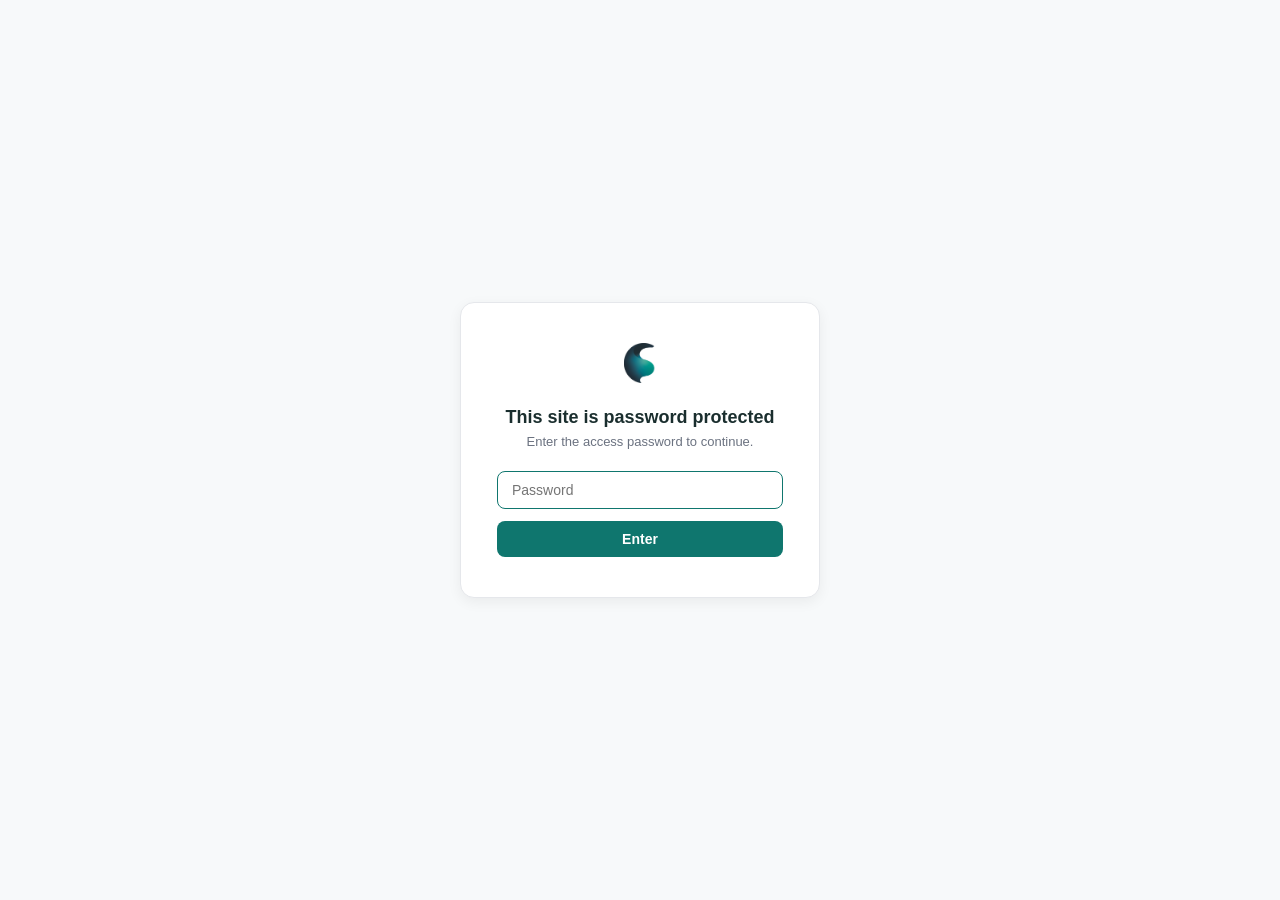
<file: index.html>
<!DOCTYPE html>
<html lang="en">
<head>
  <meta charset="UTF-8">
  <meta name="viewport" content="width=device-width, initial-scale=1.0">
  <title>COAST Insurance — Sign In</title>
  <link rel="stylesheet" href="css/login.css">
</head>
<body>

  <div class="login-wrap">
    <div class="login-card">
      <img src="assets/logo/coast-logo.png" alt="Coast Insurance logo" class="login-logo">

      <h1>This site is password protected</h1>
      <p class="login-sub">Enter the access password to continue.</p>

      <form id="loginForm" autocomplete="off">
        <input type="password" id="passwordInput" placeholder="Password" autofocus>
        <button type="submit" class="login-btn">Enter</button>
      </form>

      <p class="login-error" id="loginError" style="display:none;">Incorrect password. Try again.</p>
    </div>
  </div>

  <script src="js/login.js"></script>
</body>
</html>
</file>
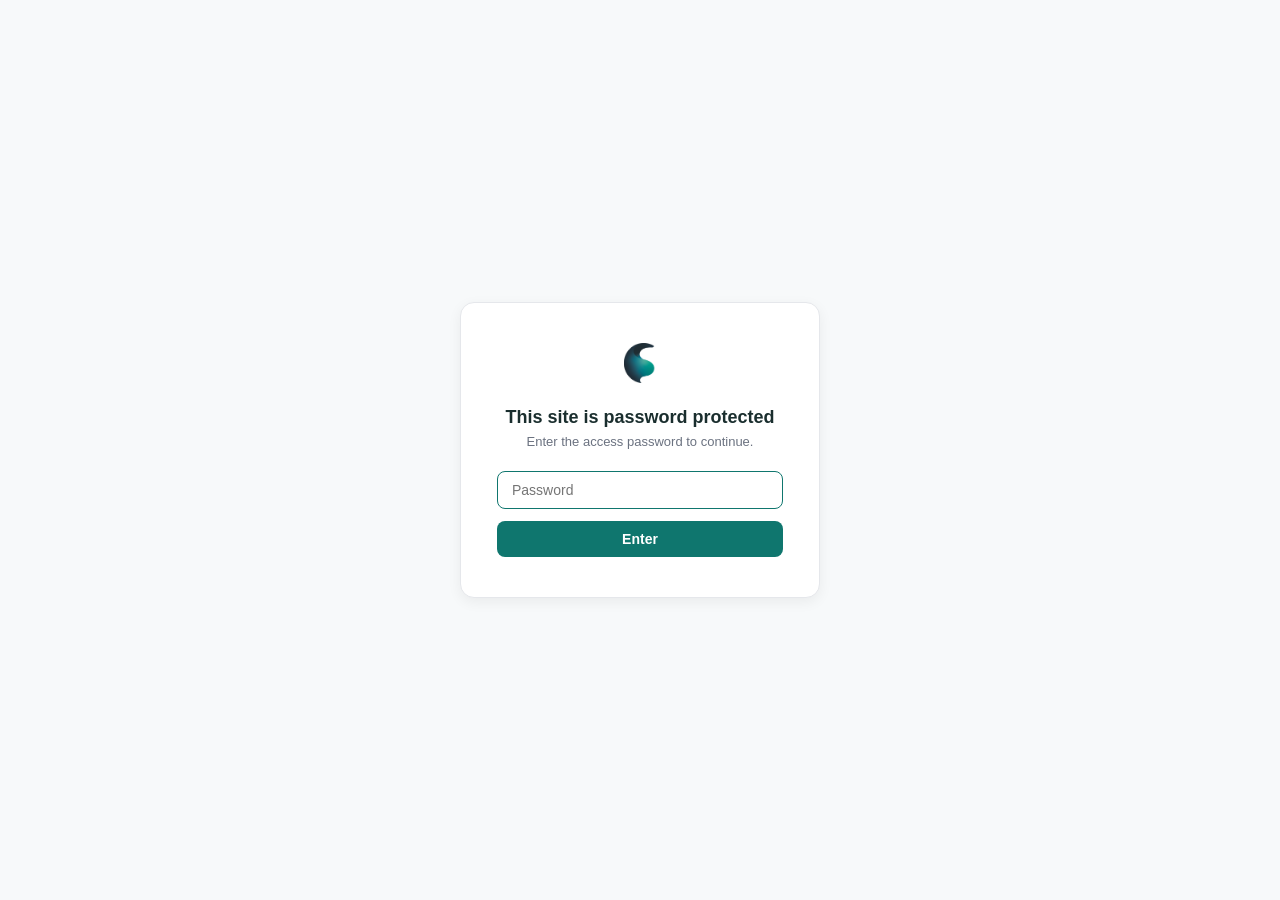
<file: CPWC.html>
<!DOCTYPE html>
<html lang="en">
<head>
  <meta charset="UTF-8">
  <meta name="viewport" content="width=device-width, initial-scale=1.0">

  <title>COAST Insurance — Comprehensive PWC Quote</title>

  <link rel="stylesheet" href="css/styles.css?v=4">
  <link rel="stylesheet" href="css/jet-ski.css?v=18">
  <link rel="stylesheet" href="css/quote-checkout.css?v=2">
  <link rel="stylesheet" href="css/quote-page.css?v=9">
  <link rel="stylesheet" href="css/searchable-select.css?v=2">
  <link rel="stylesheet" href="css/CPWC.css?v=10">
  <link rel="stylesheet" href="css/skipper-section.css?v=27">
</head>

<body>

  <header class="site-header">
    <a
      href="products.html"
      class="logo-block"
      aria-label="Return to products"
    >
      <img
        src="assets/logo/coast-logo.png"
        alt="Coast Insurance logo"
        class="logo-img"
      >
    </a>
  </header>

  <!-- PROGRESS BAR -->
  <div
    class="progress-bar"
    id="progressBar"
    style="display:none;"
  >
    <div class="progress-track">

      <div class="progress-step" data-step="1">
        <div class="progress-circle">1</div>
        <span class="progress-label">
          Target Market<br>Determination
        </span>
      </div>

      <div class="progress-line"></div>

      <div class="progress-step" data-step="2">
        <div class="progress-circle">2</div>
        <span class="progress-label">
          Vessel and<br>Skipper Details
        </span>
      </div>

      <div class="progress-line"></div>

      <div class="progress-step" data-step="3">
        <div class="progress-circle">3</div>
        <span class="progress-label">
          Additional<br>Boats
        </span>
      </div>

      <div class="progress-line"></div>

      <div class="progress-step" data-step="4">
        <div class="progress-circle">4</div>

        <span class="progress-label">
          Your History
        </span>
      </div>

      <div class="progress-line"></div>

      <div class="progress-step" data-step="5">
        <div class="progress-circle">5</div>

        <span class="progress-label">
          Your Quote
        </span>
      </div>

      <div class="progress-line"></div>

      <div class="progress-step" data-step="6">
        <div class="progress-circle">6</div>

        <span class="progress-label">
          Your Details
        </span>
      </div>

      <div class="progress-line"></div>

      <div class="progress-step" data-step="7">
        <div class="progress-circle">7</div>

        <span class="progress-label">
          Payment
        </span>
      </div>



    </div>
  </div>

  <main class="quote-flow">

    <!-- INTRO SCREEN -->
    <section
      class="quote-step intro-step"
      id="step-1"
    >
      <div class="intro-card">

        <div class="intro-header">
          <div class="intro-info-icon">
            <span>ⓘ</span>
          </div>

          <div>
            <h1>Get Your Quote</h1>
            <p class="intro-product-tag">Private Vessels · Comprehensive PWC</p>
          </div>
        </div>

        <div class="intro-divider"></div>

        <div class="intro-duty-box">

          <p class="intro-duty-title">
            Duty to take reasonable care not to make a misrepresentation
          </p>

          <p>
            When applying for this Policy, You must take reasonable care not
            to make a misrepresentation to Us.
            <br>
            This responsibility applies until We issue You with a Policy for
            the first time or agree to renew, extend, vary/change, or
            reinstate Your Policy.
          </p>

          <p>
            You must answer Our questions honestly, accurately and to the
            best of Your knowledge.
            <br>
            A misrepresentation includes a statement that is false,
            partially false, or which does not fairly reflect the truth.
            <br>
            It is not a misrepresentation if You do not answer a question
            or if Your answer is obviously incomplete or irrelevant to the
            question asked.
          </p>

          <p>
            The responsibility to take reasonable care not to make a
            misrepresentation applies to everyone who will be insured under
            the policy.
            <br>
            If You are answering questions on behalf of anyone, We will
            treat Your answers or representations as theirs.
          </p>

          <p>
            Whether or not You have taken reasonable care not to make a
            misrepresentation is to be determined having regard to all
            relevant circumstances, including the type of insurance, who it
            is intended to be sold to, whether You are represented by a
            broker, Your particular characteristics and circumstances We
            are aware of.
          </p>

          <p>
            If You do not meet the above Duty, We may reject or not fully
            pay Your claim and/or cancel Your Policy.
            <br>
            If the misrepresentation was deliberate or reckless, this is an
            act of fraud, and We may treat Your Policy as if it never
            existed.
          </p>

        </div>

        <label class="intro-agreement-box">
          <input type="checkbox" id="dutyAgreement">
          <span>
            By continuing, you acknowledge that you have read and understood this Duty,
            the <a href="#" id="pdsLinkIntro" target="_blank" rel="noopener noreferrer">Product Disclosure Statement (PDS)</a> and
            <a href="https://secure.ermonline.com.au/financialservices/gateway/intranet_gateway.cfm?eu=TU-5538AF79-C52E-67BF-1B0CF805C7125FDC-5538AF7A-E34D-4904-A87170AFF3B77ADC" target="_blank" rel="noopener noreferrer">Financial Services Guide (FSG)</a>.
          </span>
        </label>

        <div class="intro-actions">
          <a
            href="products.html"
            class="intro-back-btn"
          >
            ← Back
          </a>

          <button
            type="button"
            class="continue-btn"
            id="getStartedBtn"
            disabled
          >
            Continue →
          </button>
        </div>

      </div>
    </section>

    <!-- PAGE 1: TARGET MARKET DETERMINATION -->
    <section
      class="quote-step form-step"
      id="step-2"
      style="display:none;"
    >
      <div class="form-card">

        <div class="form-card-header">

          <div class="tmd-icon">
            <span>✓</span>
          </div>

          <div>
            <h3 class="tmd-title">
              Target Market Determination
            </h3>

            <p class="form-card-sub">
              Please answer the following to determine whether this
              application is within our Target Market.
            </p>
          </div>

        </div>

        <div
          class="question-list"
          id="questionList"
        ></div>

        <div class="form-actions tmd-actions">

          <button
            type="button"
            class="back-btn"
            id="backBtn2"
          >
            ← Back
          </button>

          <button
            type="button"
            class="continue-btn"
            id="continueStep2Btn"
            disabled
          >
            Continue →
          </button>

        </div>

      </div>
    </section>

    <!-- PAGE 2: VESSEL DETAILS -->
    <section
    class="quote-step form-step"
    id="step-3"
    style="display:none;"
    >
    <div class="form-card vessel-card">

        <div class="form-card-header">
        <div class="vessel-icon">
            <span>🚤</span>
        </div>

        <div>
            <h3 class="vessel-title">Vessel and Skipper Details</h3>

            <p class="form-card-sub">
            Please provide the details of the vessel you would like to insure.
            </p>
        </div>
        </div>

        <div
        class="field-list"
        id="vesselFieldList"
        ></div>
        <div id="primarySkipperMount"></div>

        <div class="form-actions vessel-actions">
        <button
            type="button"
            class="back-btn"
            id="backBtn3"
        >
            ← Back
        </button>

        <button
            type="button"
            class="continue-btn"
            id="continueStep3Btn"
            disabled
        >
            Continue →
        </button>
        </div>

    </div>
    </section>

    <!-- PAGE 3: ADDITIONAL BOATS -->
    <section
      class="quote-step form-step"
      id="step-4"
      style="display:none;"
    >
      <div class="form-card additional-boats-card">

        <div class="form-card-header">
          <div class="vessel-icon">
            <span>➕</span>
          </div>

          <div>
            <h3 class="vessel-title">
              Additional Boats
            </h3>

            <p class="form-card-sub">
              If you have an additional vessel to add to this quote, enter the details below.
            </p>
          </div>
        </div>

        <div class="section-divider">

          <span class="section-divider-icon">
            🛈
          </span>

          <span>
            Do you have an additional boat to insure?
          </span>

          <div
            class="question-toggle"
            id="hasAdditionalBoatToggle"
          >
            <button
              type="button"
              class="toggle-btn"
              data-value="yes"
            >
              Yes
            </button>

            <button
              type="button"
              class="toggle-btn"
              data-value="no"
            >
              No
            </button>
          </div>

        </div>

        <div id="additionalBoatsList"></div>

        <button
          type="button"
          class="add-row-btn add-unit-btn add-unit-labelled"
          id="addBoatRowBtn"
          style="display:none;"
        >
          <span class="add-unit-plus">+</span> Add another boat
        </button>

        <div class="form-actions vessel-actions">

          <button
            type="button"
            class="back-btn"
            id="backAdditionalBoatsBtn"
          >
            ← Back
          </button>

          <button
            type="button"
            class="continue-btn"
            id="continueAdditionalBoatsBtn"
            disabled
          >
            Get Quote →
          </button>

        </div>

      </div>
        </section>

    <!-- PAGE 4: EXPERIENCE AND HISTORY -->
    <section
      class="quote-step form-step"
      id="step-5"
      style="display:none;"
    >
      <div class="form-card experience-card">

        <div class="form-card-header">
          <div class="tmd-icon">
            <span>👥</span>
          </div>

          <div>
            <h3 class="tmd-title">
              Your History
            </h3>

            <p class="form-card-sub">
              Please provide information about your history.
            </p>
          </div>
        </div>

        <div class="section-divider">
        <span class="section-divider-icon">🛈</span>

        <span>
            Have you, the proposed insured, or any named skipper(s)
            in the past 5 years:
        </span>
        </div>

        <div
        class="question-list"
        id="past5YearsList"
        ></div>

        <div
        class="claims-wrap"
        id="claimsWrap"
        style="display:none;"
        >
        <p class="subsection-label">
            Claim Details
        </p>

        <div class="claims-table">

            <div class="claims-header-row">
            <span>Date Of Loss</span>
            <span>Description Of Loss</span>
            <span>Settlement Amount</span>
            <span></span>
            </div>

            <div
            class="claims-rows"
            id="claimsRows"
            ></div>

            <div class="sk-add-bar">
            <button type="button" class="add-row-btn sk-add-btn" id="addClaimBtn" aria-label="Add another claim" title="Add another claim"><span class="add-unit-plus">+</span> Add another claim</button>
          </div>

        </div>
        </div>

        <div class="section-divider">
        <span class="section-divider-icon">🛈</span>

        <span>
            Have you, the proposed insured, or any named skipper(s) ever:
        </span>
        </div>

        <div
        class="question-list"
        id="everList"
        ></div>

        <div class="form-actions vessel-actions">

        <button
            type="button"
            class="back-btn"
            id="backBtn4"
        >
            ← Back
        </button>

        <button
            type="button"
            class="continue-btn"
            id="continueBtn4"
            disabled
        >
            Continue →
        </button>

        </div>

            </div>
        </section>


    <!-- PAGE 5: YOUR QUOTE -->
    <section
      class="quote-step form-step"
      id="step-6"
      style="display:none;"
    >
      <div class="form-card your-quote-card">

        <!-- HEADER -->
        <div class="form-card-header">
          <div class="vessel-icon">
            <span>📄</span>
          </div>

          <div>
            <h3 class="vessel-title">
              Your Quote
            </h3>
            <p class="form-card-sub">Private Vessels · Comprehensive PWC</p>
          </div>
        </div>

        <!-- QUOTE NUMBER -->
        <div class="your-quote-number">
          <strong>Quote Number:</strong>
          <span id="quoteNumber">
            Q-PC-260924-001
          </span>
        </div>

        <!-- PREMIUM -->
        <div class="your-quote-premium">
          <div class="your-quote-premium-hero">
            <span class="your-quote-premium-label">
              Annual Premium
            </span>

            <strong
            class="your-quote-premium-amount"
            id="quoteAnnualPremium"
            >
            $1,570.34
            </strong>

            <span class="your-quote-premium-note">
              Total premium payable
            </span>
          </div>

          <div class="your-quote-breakdown">
            <div class="your-quote-breakdown-title">
              Insurance Premium Breakdown
            </div>

            <div class="your-quote-breakdown-row">
              <span>Total Base Premium</span>
              <strong id="quoteBasePremium">
                $1,252.35
              </strong>
            </div>

            <div class="your-quote-breakdown-row">
              <span>GST</span>
                <strong id="quoteGST">
                $125.24
                </strong>
            </div>

            <div class="your-quote-breakdown-row">
              <span>Stamp Duty</span>
              <strong id="quoteStampDuty">
                $137.76
              </strong>
            </div>

            <div class="your-quote-breakdown-row">
              <span>Administration Fee</span>
              <strong id="quoteAdministrationFee">
                $50.00
              </strong>
            </div>

            <div class="your-quote-breakdown-row">
              <span>Fee GST</span>
              <strong id="quoteFeeGST">
                $5.00
              </strong>
            </div>

            <div class="your-quote-breakdown-row your-quote-breakdown-total">
              <span>Total Premium Payable</span>
              <strong id="quoteTotalPremium">
                $1,570.34
              </strong>
            </div>

            <div class="your-quote-breakdown-row">
              <span>Pay in 10 Instalments</span>
              <strong id="quoteInstalmentAmount">
                $169.63
              </strong>
            </div>
          </div>
        </div>

        <!-- EXCESSES -->
        <div class="details-panel">
          <div class="details-panel-heading">
            Excesses
          </div>

        <div
        class="your-quote-excess-list"
        id="quoteExcessList"
        >
        <div class="your-quote-excess-row">
            <span>Standard</span>
            <strong>$500.00</strong>
        </div>

        <div class="your-quote-excess-row">
            <span>All Other Claims</span>
            <strong>$500.00</strong>
        </div>

        <div class="your-quote-excess-row">
            <span>Submersion</span>
            <strong>$500.00</strong>
        </div>

        <div class="your-quote-excess-row">
            <span>Whilst Swing Moored</span>
            <strong>$500.00</strong>
        </div>

        <div class="your-quote-excess-row">
            <span>Named Cyclone</span>
            <strong>$500.00</strong>
        </div>

        <div class="your-quote-excess-row">
            <span>Skipper Age Under 25</span>
            <strong>$500.00</strong>
        </div>

        <div class="your-quote-excess-row">
            <span>Tender &amp; Outboard</span>
            <strong>$500.00</strong>
        </div>

        <div class="your-quote-excess-row">
            <span>Equipment &amp; Accessories</span>
            <strong>$500.00</strong>
        </div>

        <div class="your-quote-excess-row">
            <span>Personal Effects</span>
            <strong>$100.00</strong>
        </div>

        <div class="your-quote-excess-row">
            <span>Whilst Racing</span>
            <strong>$500.00</strong>
        </div>
        </div>
        </div>

        <!-- YOUR COVER -->
        <div class="details-panel">
          <div class="details-panel-heading">
            Your Cover
          </div>

          <div class="your-quote-cover-list">

            <div class="your-quote-cover-row">
              <span class="your-quote-cover-tick">✓</span>
              <strong>Policy Type</strong>
              <span class="your-quote-cover-value">
                Comprehensive PWC
              </span>
            </div>

            <div class="your-quote-cover-row">
              <span class="your-quote-cover-tick">✓</span>
              <strong>Total Sum Insured</strong>
              <span
                class="your-quote-cover-value"
                id="quoteTotalSumInsured"
              >
                $0
              </span>
            </div>

            <div class="your-quote-cover-row">
              <span class="your-quote-cover-tick">✓</span>
              <strong>Basis of Settlement</strong>
              <span class="your-quote-cover-value">
                Market Value
              </span>
            </div>

            <div class="your-quote-cover-row">
              <span class="your-quote-cover-tick">✓</span>
              <strong>
                Third Party Legal Liability
              </strong>
              <span class="your-quote-cover-value">
                <span id="quoteLiabilityLimit">$10,000,000</span>
                <small>
                  Any one claim or all claims arising
                  from one accident
                </small>
              </span>
            </div>

            <div class="your-quote-cover-row">
              <span class="your-quote-cover-tick">✓</span>
              <strong>Personal Accident Cover</strong>
              <span class="your-quote-cover-value">
                $50,000 plus Funeral Expenses of
                $7,500 in the event of Your Death

                <small>
                  $300 per week, up to a maximum of
                  100 weeks in the event of Your
                  Temporary Total Disablement
                </small>
              </span>
            </div>

            <div class="your-quote-cover-row">
              <span class="your-quote-cover-tick">✓</span>
              <strong>
                Recovery or Removal of Wreck
              </strong>
              <span class="your-quote-cover-value">
                $1,000,000
              </span>
            </div>

            <div class="your-quote-cover-row">
              <span class="your-quote-cover-tick">✓</span>
              <strong>Pollution</strong>
              <span class="your-quote-cover-value">
                $1,000,000 for any one Accident or
                series of Accidents caused by the
                one event
              </span>
            </div>

            <div class="your-quote-cover-row">
              <span class="your-quote-cover-tick">✓</span>
              <strong>Search Costs</strong>
              <span class="your-quote-cover-value">
                $10,000
              </span>
            </div>

            <div class="your-quote-cover-row">
              <span class="your-quote-cover-tick">✓</span>
              <strong>Sporting Equipment</strong>
              <span class="your-quote-cover-value">
                $2,000 on any one item with a limit
                of $20,000 in total
              </span>
            </div>

            <div class="your-quote-cover-row">
              <span class="your-quote-cover-tick">✓</span>
              <strong>Geographical Limits</strong>
              <span class="your-quote-cover-value">
                250 Nautical Miles off the Australian
                Mainland including Tasmania.

                <small id="quoteGeographicalCondition">
                  Subject to the vessel being south
                  of 23.5° South between 1 December
                  and 1 April.
                </small>
              </span>
            </div>

            <div class="your-quote-cover-row">
              <span class="your-quote-cover-tick">✓</span>
              <strong>Lay-Up Cover</strong>
              <span
                class="your-quote-cover-value"
                id="quoteLayUpCover"
              >
                Not Applicable
              </span>
            </div>

            <div class="your-quote-cover-row">
              <span class="your-quote-cover-tick">✓</span>
              <strong>
                Water Skiing / Aquaplaning Extension
              </strong>
              <span
                class="your-quote-cover-value"
                id="quoteWaterSkiing"
              >
                Not Insured
              </span>
            </div>

            <div class="your-quote-cover-row">
              <span class="your-quote-cover-tick">✓</span>
              <strong>Yacht Racing</strong>
              <span
                class="your-quote-cover-value"
                id="quoteYachtRacing"
              >
                Not Insured
              </span>
            </div>

          </div>
        </div>

        <!-- POLICY ENDORSEMENT (placeholder; will be set per product) -->
        <div class="details-panel">
          <div class="details-panel-heading">Policy Endorsements</div>
          <div class="policy-endorsement-body" id="policyEndorsementValue">Nil</div>
        </div>

        <!-- PERIOD OF INSURANCE -->
        <div class="details-panel">
          <div class="details-panel-heading">
            Period of Insurance
          </div>

          <div class="your-quote-period">
            <label for="policyStartDate">
              From
            </label>

            <input
              type="date"
              id="policyStartDate"
            >

            <label for="policyEndDate">
              To
            </label>

            <input
              type="date"
              id="policyEndDate"
            >

            <span>At 4pm Local Time</span>
          </div>
        </div>

        <!-- VESSEL DETAILS -->
        <div class="details-panel">
        <div class="details-panel-heading">
            Vessel Details
        </div>

        <div
            class="your-quote-summary-list"
            id="vesselSummaryList"
        >
            <!-- Vessel summaries inserted by JavaScript -->
        </div>
        </div>

        <!-- SKIPPER DETAILS -->
        <div class="details-panel">
        <div class="details-panel-heading">
            Skipper Details
        </div>

        <div
            class="your-quote-summary-list"
            id="skipperSummaryList"
        >
            <!-- Skipper summaries inserted by JavaScript -->
        </div>
        </div>

        <!-- PDS NOTICE -->
        <div class="your-quote-pds-note">
          <span class="section-divider-icon">🛈</span>
          <span>
            It is important that you read and understand the product features and details outlined in the
            <a href="#" id="pdsLinkQuote" target="_blank" rel="noopener noreferrer">Product Disclosure Statement (PDS)</a>.
          </span>
        </div>

        <div class="your-quote-pds-note">
          <span class="section-divider-icon">🛈</span>
          <span>
            <strong>General Advice Warning</strong><br><br>
            This advice has been prepared and provided without taking into account your personal objectives,
            financial situation or needs.
            Because of this, before acting on the advice, you should consider its appropriateness
            (having regard to your objectives, needs and financial situation).
            To decide if this insurance product is right for you, please carefully read the relevant
            Product Disclosure Statement (PDS) and Target Market Determination (TMD) relating to the policy.
            <br><br>
            Click here to view our latest
            <a
              href="https://secure.ermonline.com.au/financialservices/gateway/intranet_gateway.cfm?eu=TU-5538AF79-C52E-67BF-1B0CF805C7125FDC-5538AF7A-E34D-4904-A87170AFF3B77ADC"
              target="_blank"
              rel="noopener noreferrer"
            >Financial Services Guide (FSG)</a>.
          </span>
        </div>

        <!-- ACTIONS -->
        <div class="your-quote-actions">
          <div class="your-quote-actions-left">
            <button
              type="button"
              class="back-btn"
              id="backBtn5"
            >
              ← Back
            </button>

            <button
              type="button"
              class="your-quote-add-boat-btn"
              id="addBoatBtn"
            >
              + Add Boat
            </button>
          </div>

          <div class="your-quote-actions-right">
            <button
              type="button"
              class="secondary-action-btn"
              id="emailQuoteBtn"
            >
              Email Quote
            </button>

            <button
              type="button"
              class="your-quote-buy-btn"
              id="continueBtn5"
            >
              Buy Online
            </button>
          </div>
        </div>

      </div>
    </section>

    <!-- PAGE 6: YOUR DETAILS -->
    <section
        class="quote-step form-step"
        id="step-7"
        style="display:none;"
        >
    <div class="form-card additional-info-card">

        <!-- HEADER -->
        <div class="form-card-header">

        <div class="tmd-icon">
            <span>👤</span>
        </div>

        <div>
            <h3 class="tmd-title">
            Your Details
            </h3>

            <p class="form-card-sub">
            Please provide your contact details and any
            additional information required for your
            Comprehensive PWC policy.
            </p>
        </div>

        </div>

        <!-- CUSTOMER DETAILS -->
        <div class="additional-info-grid">

        <div class="additional-field">
            <label for="additionalFirstName">
            First Name

            </label>

            <input
            type="text"
            id="additionalFirstName"
            >
        </div>

        <div class="additional-field">
            <label for="additionalLastName">
            Last Name

            </label>

            <input
            type="text"
            id="additionalLastName"
            >
        </div>

        <div
            class="additional-field
            additional-field-full"
        >
            <label for="additionalInsuredName">
            Insured Name
            </label>

            <input
            type="text"
            id="additionalInsuredName"
            >
        </div>

        <div class="additional-field">
            <label for="additionalEmail">
            Email

            </label>

            <input
            type="email"
            id="additionalEmail"
            placeholder="name@example.com"
            >
        </div>

        <div class="additional-field">
            <label for="additionalPhone">
            Phone Number

            </label>

            <input
            type="tel"
            id="additionalPhone"
            inputmode="numeric"
            placeholder="Enter phone number"
            >
        </div>

        <div
            class="additional-field
            additional-field-full"
        >
            <label for="additionalResidentialAddress">
            Residential Address

            </label>

            <input
            type="text"
            id="additionalResidentialAddress"
            placeholder="Start typing address..."
            >
        </div>

        <div
            class="additional-field
            additional-field-full"
        >
            <label for="additionalPostalAddress">
            Postal Address
            <span class="optional-label">
                (if different to above)
            </span>
            </label>

            <input
            type="text"
            id="additionalPostalAddress"
            placeholder="Same as residential address"
            >
        </div>

        <div
            class="additional-field
            additional-field-full"
        >
            <label for="additionalInterestedParty">
            Interested Party
            </label>

            <input
            type="text"
            id="additionalInterestedParty"
            placeholder="Optional"
            >
        </div>

        </div>


        <!-- VESSEL IDENTIFICATION -->
        <p class="subsection-label">
          Vessel Identification
        </p>

        <div
          class="additional-vessel-details"
          id="additionalVesselDetails"
        >
          <!-- Vessel rows inserted by JavaScript -->
        </div>

        <!-- TRAILERS -->
        <div class="additional-section trailer-accent-box">

        <div class="additional-trailer-question">

            <span>
            Do you have trailer(s) to insure with the vessel(s)?

            </span>

            <select id="additionalHasTrailer">
            <option value="" disabled selected>
                Select
            </option>

            <option value="No">No</option>
            <option value="Yes">Yes</option>
            </select>

        </div>

        <div
            id="additionalTrailerSection"
            style="display:none;"
        >

            <p class="subsection-label">
            Trailer Details
            </p>

            <div id="additionalTrailerRows"></div>

            <button
            type="button"
            class="add-row-btn"
            id="addAdditionalTrailerBtn"
            >
            +
            </button>

        </div>

        </div>

        <!-- ATTACHMENTS -->
        <div class="additional-attachments">

        <div>
            <strong>
            Attachments
            </strong>

            <p>
            Recent photographs of the vessel(s), an
            out-of-water survey or other supporting
            documents.
            </p>
        </div>

        <input
            type="file"
            id="additionalAttachments"
            multiple
        >

        </div>

        <!-- INFORMATION NOTE -->
        <div class="additional-info-note">

        <span>ⓘ</span>

        <p>
            Your information is securely stored and will only
            be used for policy, administrative and
            communication purposes.
        </p>

        </div>

        <!-- ACTIONS -->
        <div class="form-actions vessel-actions">

        <button
            type="button"
            class="back-btn"
            id="backBtn7"
        >
            ← Back
        </button>

        <button
            type="button"
            class="continue-btn"
            id="continueBtn7"
        >
            Continue to Payment →
        </button>

        </div>

    </div>
    </section>

    <!-- PAGE 7: PAYMENT -->
    <section
    class="quote-step form-step"
    id="step-8"
    style="display:none;"
    >
    <div class="form-card payment-card">

        <!-- HEADER -->
        <div class="form-card-header">

        <div class="vessel-icon">
            <span>💳</span>
        </div>

        <div>
            <h3 class="vessel-title">
            Payment
            </h3>

            <p class="form-card-sub" id="paymentSubtitle">Please select how you would like to pay for your policy.</p>
        </div>

        </div>

        <!-- PREMIUM SUMMARY -->
        <div class="premium-panel payment-premium-panel">

        <div class="premium-main">

            <span class="premium-label">
            ANNUAL PREMIUM
            </span>

            <strong class="premium-amount">
            $1,570.34
            </strong>

            <span class="premium-note">
            Total premium payable
            </span>

        </div>

        <div class="premium-breakdown">

            <div class="premium-breakdown-title">
            Insurance Premium Breakdown
            </div>

            <div class="premium-line">
            <span>Total Base Premium</span>
            <strong>$1,252.35</strong>
            </div>

            <div class="premium-line">
            <span>GST</span>
            <strong>$125.24</strong>
            </div>

            <div class="premium-line">
            <span>Stamp Duty</span>
            <strong>$137.76</strong>
            </div>

            <div class="premium-line">
            <span>Administration Fee</span>
            <strong>$50.00</strong>
            </div>

            <div class="premium-line">
            <span>Fee GST</span>
            <strong>$5.00</strong>
            </div>

            <div class="premium-line premium-total">
            <span>Total Premium Payable</span>
            <strong>$1,570.34</strong>
            </div>

            <div class="premium-line">
            <span>Pay in 10 Instalments</span>
            <strong>$169.63</strong>
            </div>

        </div>

        </div>

        <!-- PAYMENT METHOD SELECTION -->
        <div id="paymentMethodSelection">

        <p class="subsection-label">
            Options
        </p>

        <div class="payment-method-grid">

            <button
            type="button"
            class="payment-method-option"
            data-payment-method="card"
            >
            <span class="payment-method-icon">
                💳
            </span>

            <span class="payment-method-copy">
                <strong>
                Credit / Debit Card
                </strong>

                <small>
                Pay securely using your card
                </small>
            </span>
            </button>

            <button
            type="button"
            class="payment-method-option"
            data-payment-method="stripe"
            >
            <span class="payment-method-icon">
                S
            </span>

            <span class="payment-method-copy">
                <strong>Stripe</strong>

                <small>
                Pay securely through Stripe
                </small>
            </span>
            </button>

            <button
            type="button"
            class="payment-method-option"
            data-payment-method="afterpay"
            >
            <span class="payment-method-icon">
                4
            </span>

            <span class="payment-method-copy">
                <strong>Afterpay</strong>

                <small>
                Pay in 4 instalments
                </small>
            </span>
            </button>

        </div>

        <div class="payment-selection-actions">

            <button
            type="button"
            class="back-btn"
            id="backBtn8"
            >
            ← Back
            </button>

            <button
            type="button"
            class="continue-btn"
            id="continueToPaymentBtn"
            disabled
            >
            Continue to Payment →
            </button>

        </div>

        </div>

        <!-- PAYMENT ENTRY -->
        <div
        id="paymentEntrySection"
        class="payment-entry-section"
        style="display:none;"
        >

        <p class="subsection-label">
            Payment Details
        </p>

        <div class="payment-entry-grid">

            <div class="additional-field">

            <label for="paymentCardType">
                Card Type

            </label>

            <select id="paymentCardType">

                <option value="" disabled selected>
                Select
                </option>

                <option value="visa-debit">
                Visa Debit
                </option>

                <option value="visa-credit">
                Visa Credit
                </option>

                <option value="mastercard-debit">
                MasterCard Debit
                </option>

                <option value="mastercard-credit">
                MasterCard Credit
                </option>

                <option value="mastercard-international">
                MasterCard International
                </option>

                <option value="amex">
                American Express
                </option>

            </select>

            </div>

            <div class="additional-field">

            <label for="paymentCardholderName">
                Cardholder Name

            </label>

            <input
                type="text"
                id="paymentCardholderName"
                autocomplete="cc-name"
                placeholder="Name on card"
            >

            </div>

            <div
            class="additional-field
            additional-field-full"
            >

            <label for="paymentCardNumber">
                Card Number

            </label>

            <input
                type="text"
                id="paymentCardNumber"
                inputmode="numeric"
                autocomplete="cc-number"
                maxlength="19"
                placeholder="0000 0000 0000 0000"
            >

            </div>

            <div class="additional-field">

            <label for="paymentExpiryMonth">
                Expiry Month

            </label>

            <select id="paymentExpiryMonth">

                <option value="" disabled selected>
                Month
                </option>

                <option value="01">01</option>
                <option value="02">02</option>
                <option value="03">03</option>
                <option value="04">04</option>
                <option value="05">05</option>
                <option value="06">06</option>
                <option value="07">07</option>
                <option value="08">08</option>
                <option value="09">09</option>
                <option value="10">10</option>
                <option value="11">11</option>
                <option value="12">12</option>

            </select>

            </div>

            <div class="additional-field">

            <label for="paymentExpiryYear">
                Expiry Year

            </label>

            <select id="paymentExpiryYear">

                <option value="" disabled selected>
                Year
                </option>

                <option value="2026">2026</option>
                <option value="2027">2027</option>
                <option value="2028">2028</option>
                <option value="2029">2029</option>
                <option value="2030">2030</option>
                <option value="2031">2031</option>
                <option value="2032">2032</option>
                <option value="2033">2033</option>
                <option value="2034">2034</option>
                <option value="2035">2035</option>
                <option value="2036">2036</option>

            </select>

            </div>

            <div
            class="additional-field
            payment-ccv-field"
            >

            <label for="paymentCCV">
                CCV

            </label>

            <input
                type="text"
                id="paymentCCV"
                inputmode="numeric"
                autocomplete="cc-csc"
                maxlength="4"
                placeholder="CCV"
            >

            </div>

        </div>

        <!-- PAYMENT TOTAL -->
        <div
          class="payment-total-strip"
          id="paymentTotalStrip"
        >
          <div class="payment-total-row">
            <span>Amount Due Today</span>
            <span id="paymentAmountDue">$1,515.35</span>
          </div>

          <div class="payment-total-row payment-total-row-muted">
            <span>Card Surcharge</span>
            <span id="paymentSurcharge">$0.00</span>
          </div>

          <div class="payment-total-row payment-total-row-final">
            <span>Total Payable Including Surcharge</span>
            <strong id="paymentTotalPaid">$1,515.35</strong>
          </div>
        </div>

        <!-- PAYMENT ACTIONS -->
        <div class="payment-entry-actions">

            <button
            type="button"
            class="back-btn"
            id="paymentEntryBackBtn"
            >
            ← Back
            </button>

            <div class="payment-entry-actions-right">

            <button
                type="button"
                class="payment-secondary-btn"
                id="requestPaymentLinkBtn"
            >
                Request Payment Link
            </button>

            <button
                type="button"
                class="payment-cancel-btn"
                id="cancelPaymentBtn"
            >
                Cancel Payment
            </button>

            <button
                type="button"
                class="pay-now-btn"
                id="payNowBtn"
                disabled
            >
                Pay Now
            </button>

            </div>

        </div>

        </div>

    </div>
    </section>


    <!-- PAYMENT CONFIRMATION -->
    <section
      class="quote-step form-step"
      id="step-9"
      style="display:none;"
    >
      <div class="form-card confirmation-card">

        <div class="confirmation-hero">

          <div class="confirmation-tick">
            <span>✓</span>
          </div>

          <h2>
            Your payment has been successfully processed.
          </h2>

          <div class="review-title-accent"></div>

          <p>
            Thank you for choosing Coast Insurance.
          </p>

          <p
            class="confirmation-email-note"
            id="confirmationEmailNote"
          ></p>

        </div>

        <div class="confirmation-grid">

          <div class="details-panel">

            <div class="details-panel-heading">
              Policy Summary
            </div>

            <div
              class="confirmation-list"
              id="policySummaryList"
            ></div>

          </div>

          <div class="details-panel">

            <div class="details-panel-heading">
              Payment Details
            </div>

            <div
              class="confirmation-list"
              id="paymentSummaryList"
            ></div>

          </div>

        </div>

        <div class="confirmation-actions">

          <button
            type="button"
            class="back-btn"
            id="homeBtn"
          >
            Home
          </button>

          <button
            type="button"
            class="secondary-action-btn"
            id="receiptBtn"
          >
            Receipt
          </button>

          <button
            type="button"
            class="secondary-action-btn"
            id="certificateBtn"
          >
            Certificate of Currency
          </button>

        </div>

        <p
          class="confirmation-toast"
          id="confirmationToast"
          style="display:none;"
        ></p>

      </div>
    </section>


  </main>

    <!-- EMAIL QUOTE MODAL -->
    <div
    class="quote-modal-overlay"
    id="emailQuoteModal"
    aria-hidden="true"
    >
    <div class="quote-review-modal">

        <button
        type="button"
        class="quote-modal-close"
        id="closeEmailQuoteModal"
        aria-label="Close"
        >
        ×
        </button>

        <div class="review-modal-intro">

        <div class="review-document-icon">
            <span>✉</span>
        </div>

        <h2>Your Comprehensive PWC Quote is Ready!</h2>

        <div class="review-title-accent"></div>

        <p>
            A copy of your Comprehensive PWC quote
            can be sent directly to your email address for easy
            reference.
        </p>

        <p>
            Confirm your details below and we will send a copy
            of your quote immediately.
        </p>

        <p>
            You can review your vessel cover and return at any
            time to continue with your insurance purchase.
        </p>

        </div>

        <div class="review-details-card">

        <div class="review-section-heading">

            <div class="review-person-icon">
            <span>♙</span>
            </div>

            <h3>Contact Details</h3>

        </div>

        <div class="review-field review-field-full">

            <label for="reviewInsuredName">
            Full Name
            </label>

            <div class="review-input-wrap">

            <span class="review-input-icon">♙</span>

            <input
                type="text"
                id="reviewInsuredName"
                placeholder="Enter full name"
            >

            </div>

        </div>

        <div class="review-field-grid">

            <div class="review-field">

            <label for="reviewEmail">
                Email Address
            </label>

            <div class="review-input-wrap">

                <span class="review-input-icon">✉</span>

                <input
                type="email"
                id="reviewEmail"
                placeholder="Enter email address"
                >

            </div>

            </div>

            <div class="review-field">

            <label for="reviewPhone">
                Phone Number
            </label>

            <div class="review-input-wrap">

                <span class="review-input-icon">☎</span>

                <input
                type="tel"
                id="reviewPhone"
                placeholder="Enter phone number"
                >

            </div>

            </div>

        </div>

        </div>

        <div class="review-assistance-card">

        <div class="review-assistance-copy">

            <div class="review-assistance-icon">
            i
            </div>

            <div>
            <strong>Need assistance?</strong>

            <p>
                If you have any questions,<br>
                please contact our team.
            </p>
            </div>

        </div>

        <div class="review-contact-details">

            <p>
            <span>✉</span>
            <strong>E:</strong>
            info@coastins.com.au
            </p>

            <p>
            <span>☎</span>
            <strong>P:</strong>
            08 6374 7000
            </p>

        </div>

        </div>

        <button
        type="button"
        class="review-submit-btn"
        id="submitQuoteReviewBtn"
        >
        Email My Quote
        <span>→</span>
        </button>

    </div>
    </div>



  <!-- DECLINE MODAL -->
  <div
    class="decline-modal-overlay"
    id="declineModal"
    aria-hidden="true"
  >
    <div class="decline-modal">

      <button
        type="button"
        class="decline-modal-x"
        id="declineModalX"
        aria-label="Close"
      >
        ×
      </button>

      <div class="decline-warning-icon">
        <span>!</span>
      </div>

      <h2>
        You Are Outside the Target Market<br>
        for This Product
      </h2>

      <div class="decline-divider"></div>

      <div class="decline-copy">
        <p>
          Based on one or more of your responses, the vessel does not meet
          the eligibility requirements set out in the Target Market
          Determination (TMD) for this insurance policy. As a result, we are
          unable to offer a quotation or provide cover under this product.
        </p>
      </div>

      <div class="decline-guidance">

        <div class="decline-guidance-row">
          <div class="decline-guidance-icon">↻</div>

          <p>
            If you believe your responses were entered incorrectly, please
            submit a new application.
          </p>
        </div>

        <div class="decline-guidance-row">
          <div class="decline-guidance-icon">☎</div>

          <p>
            If you require further assistance or wish to discuss further,
            please contact our team.
          </p>
        </div>

      </div>

      <div class="decline-contact-box">

        <div class="decline-contact-row">
          <span class="decline-contact-icon">✉</span>
          <strong>E:</strong>
          <span>info@coastins.com.au</span>
        </div>

        <div class="decline-contact-row">
          <span class="decline-contact-icon">☎</span>
          <strong>P:</strong>
          <span>08 6374 7000</span>
        </div>

      </div>

      <button
        type="button"
        class="decline-close-btn"
        id="declineCloseBtn"
      >
        Close
      </button>

    </div>
  </div>

  <script src="js/searchable-select.js?v=3"></script>
  <script src="js/quote-checkout.js?v=8"></script>
  <script src="js/length-input.js?v=3"></script>
  <script src="js/layup-picker.js?v=4"></script>
  <script src="js/skipper-section.js?v=27"></script>
  <script src="js/date-input.js?v=2"></script>
  <script src="js/CPWC.js?v=22"></script>

</body>
</html>
</file>
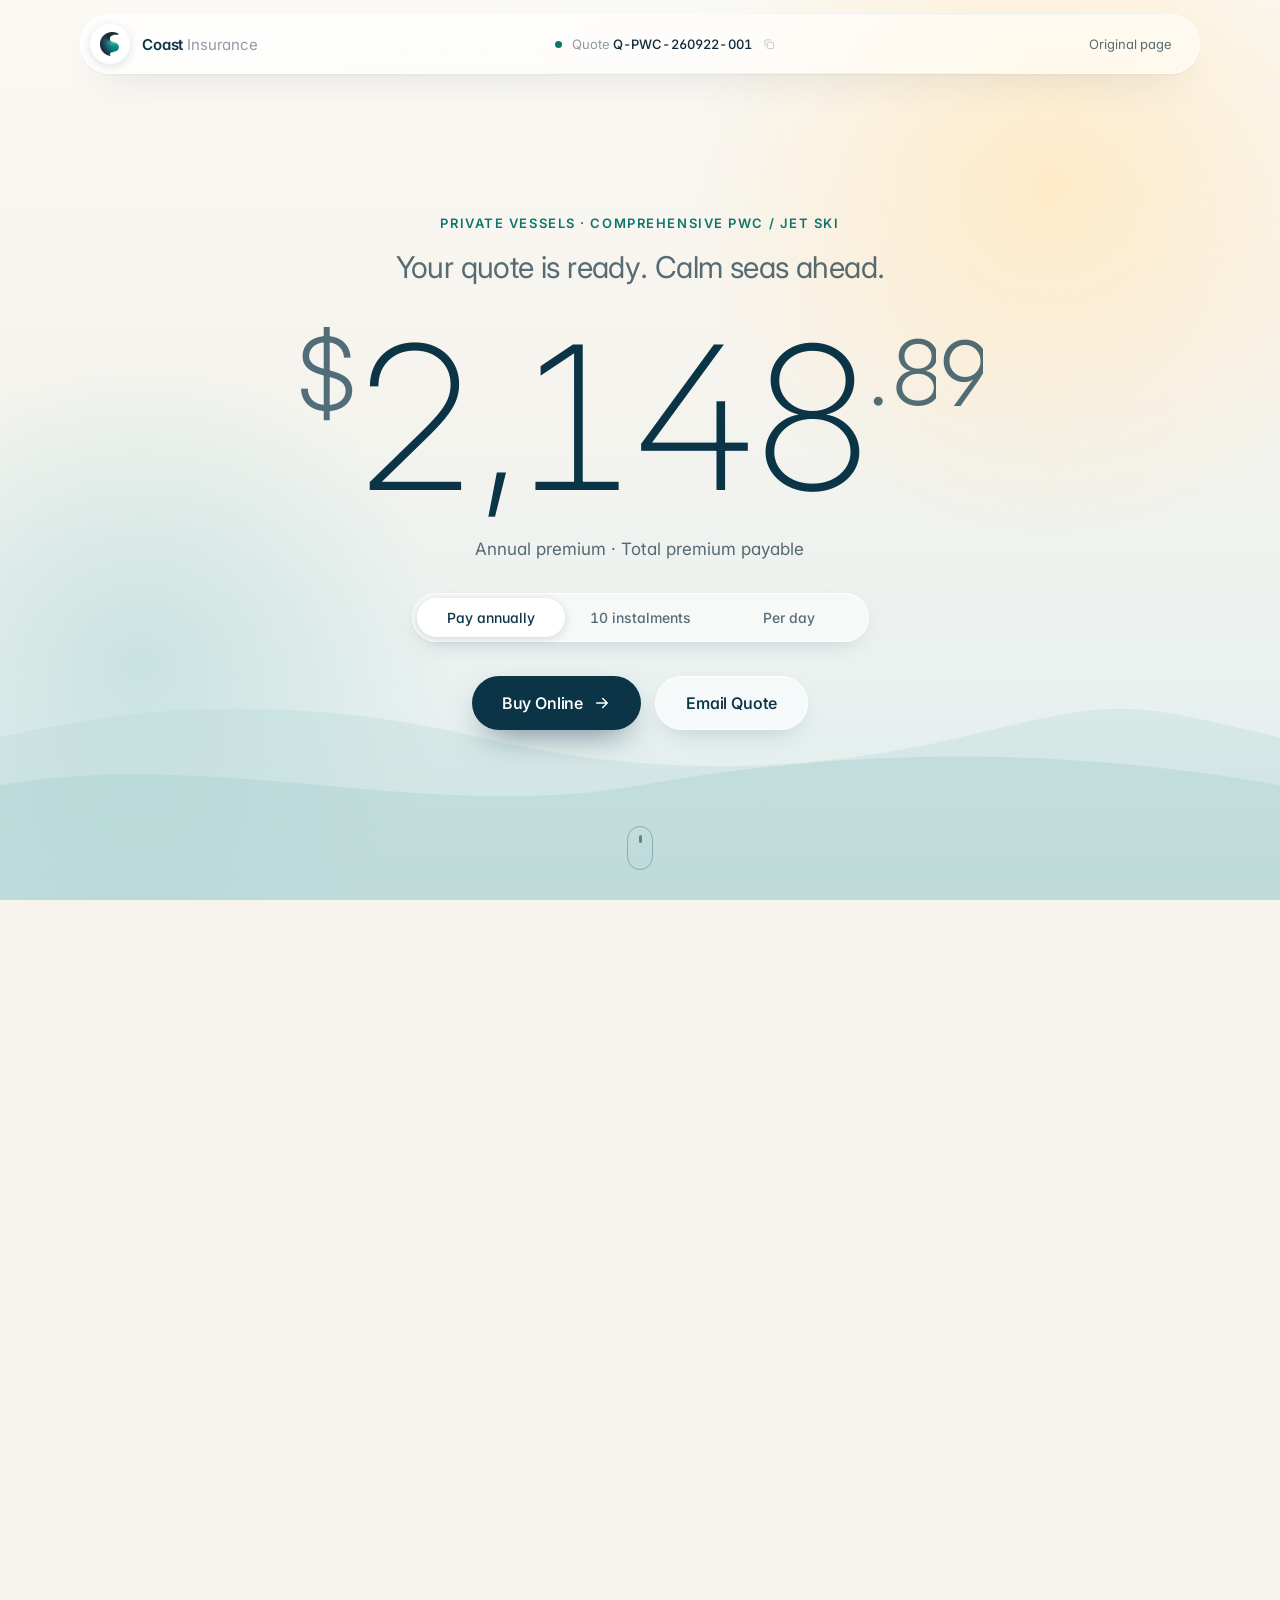
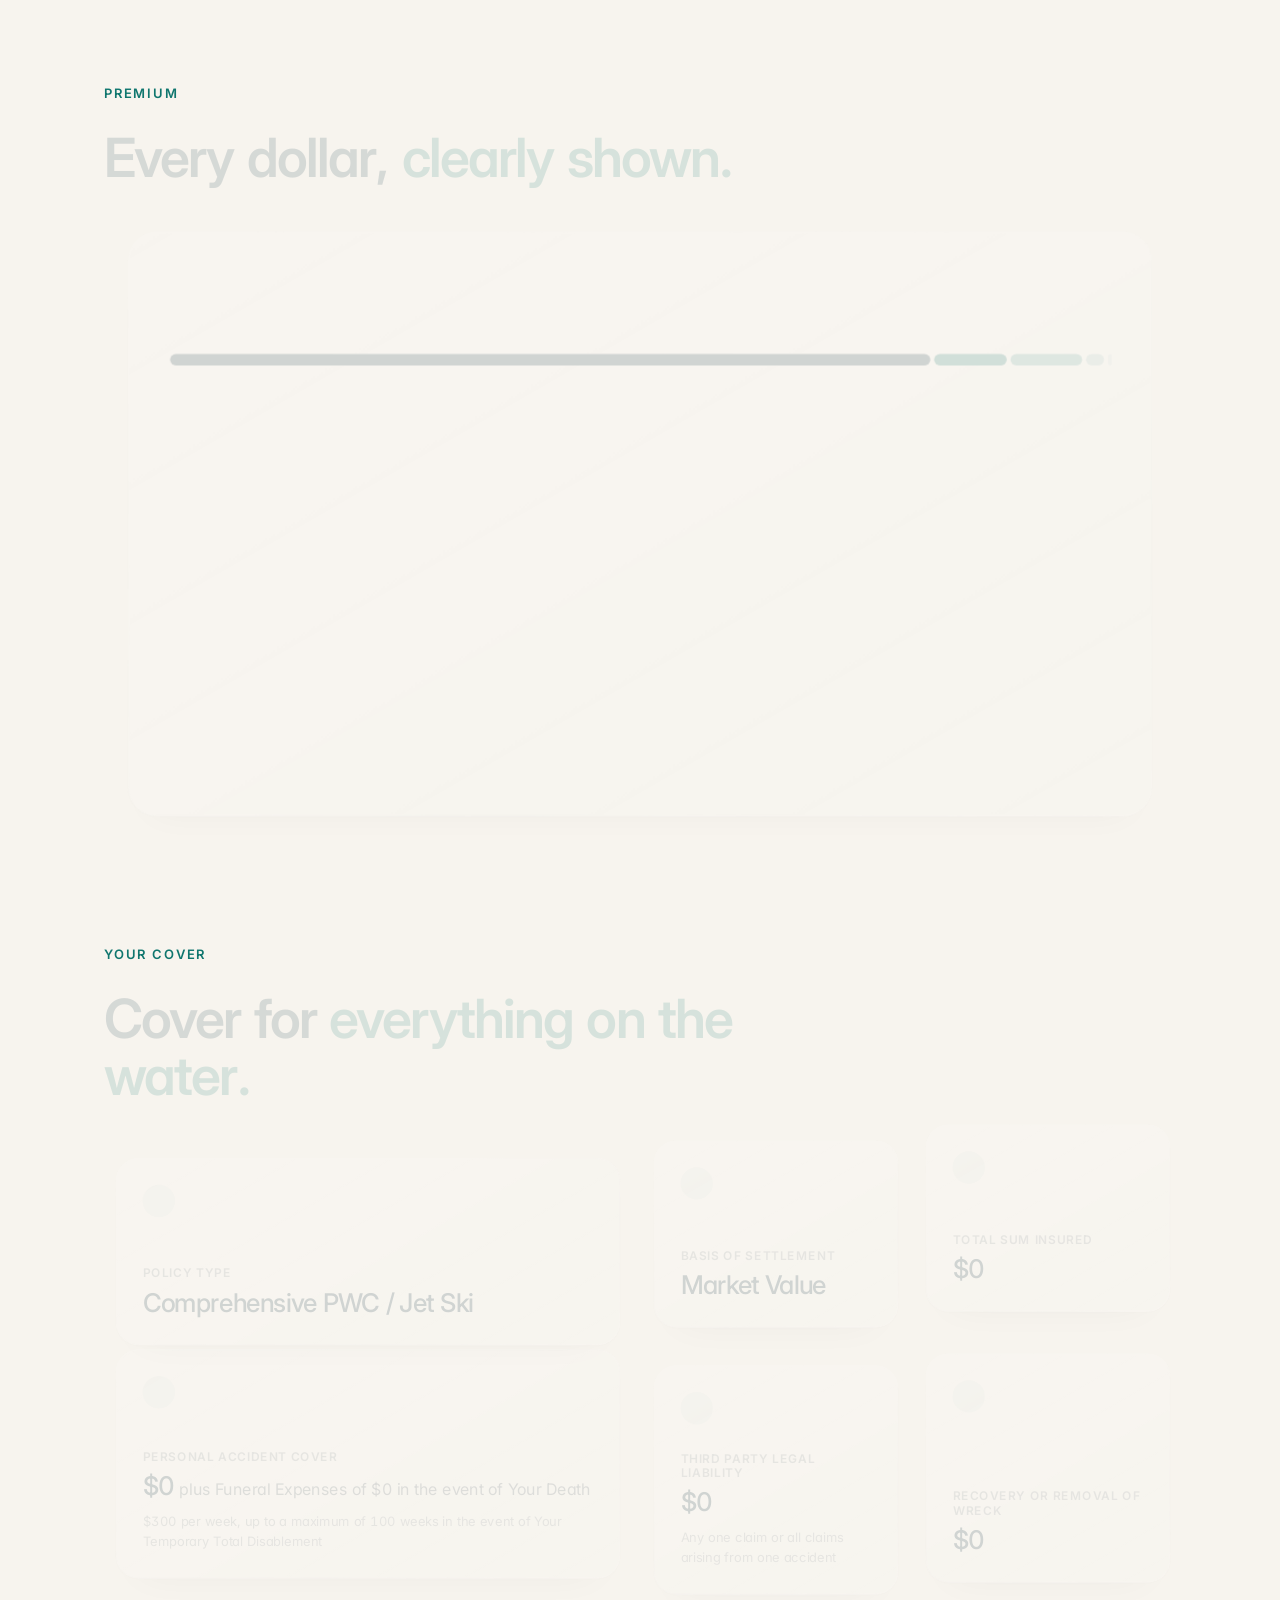
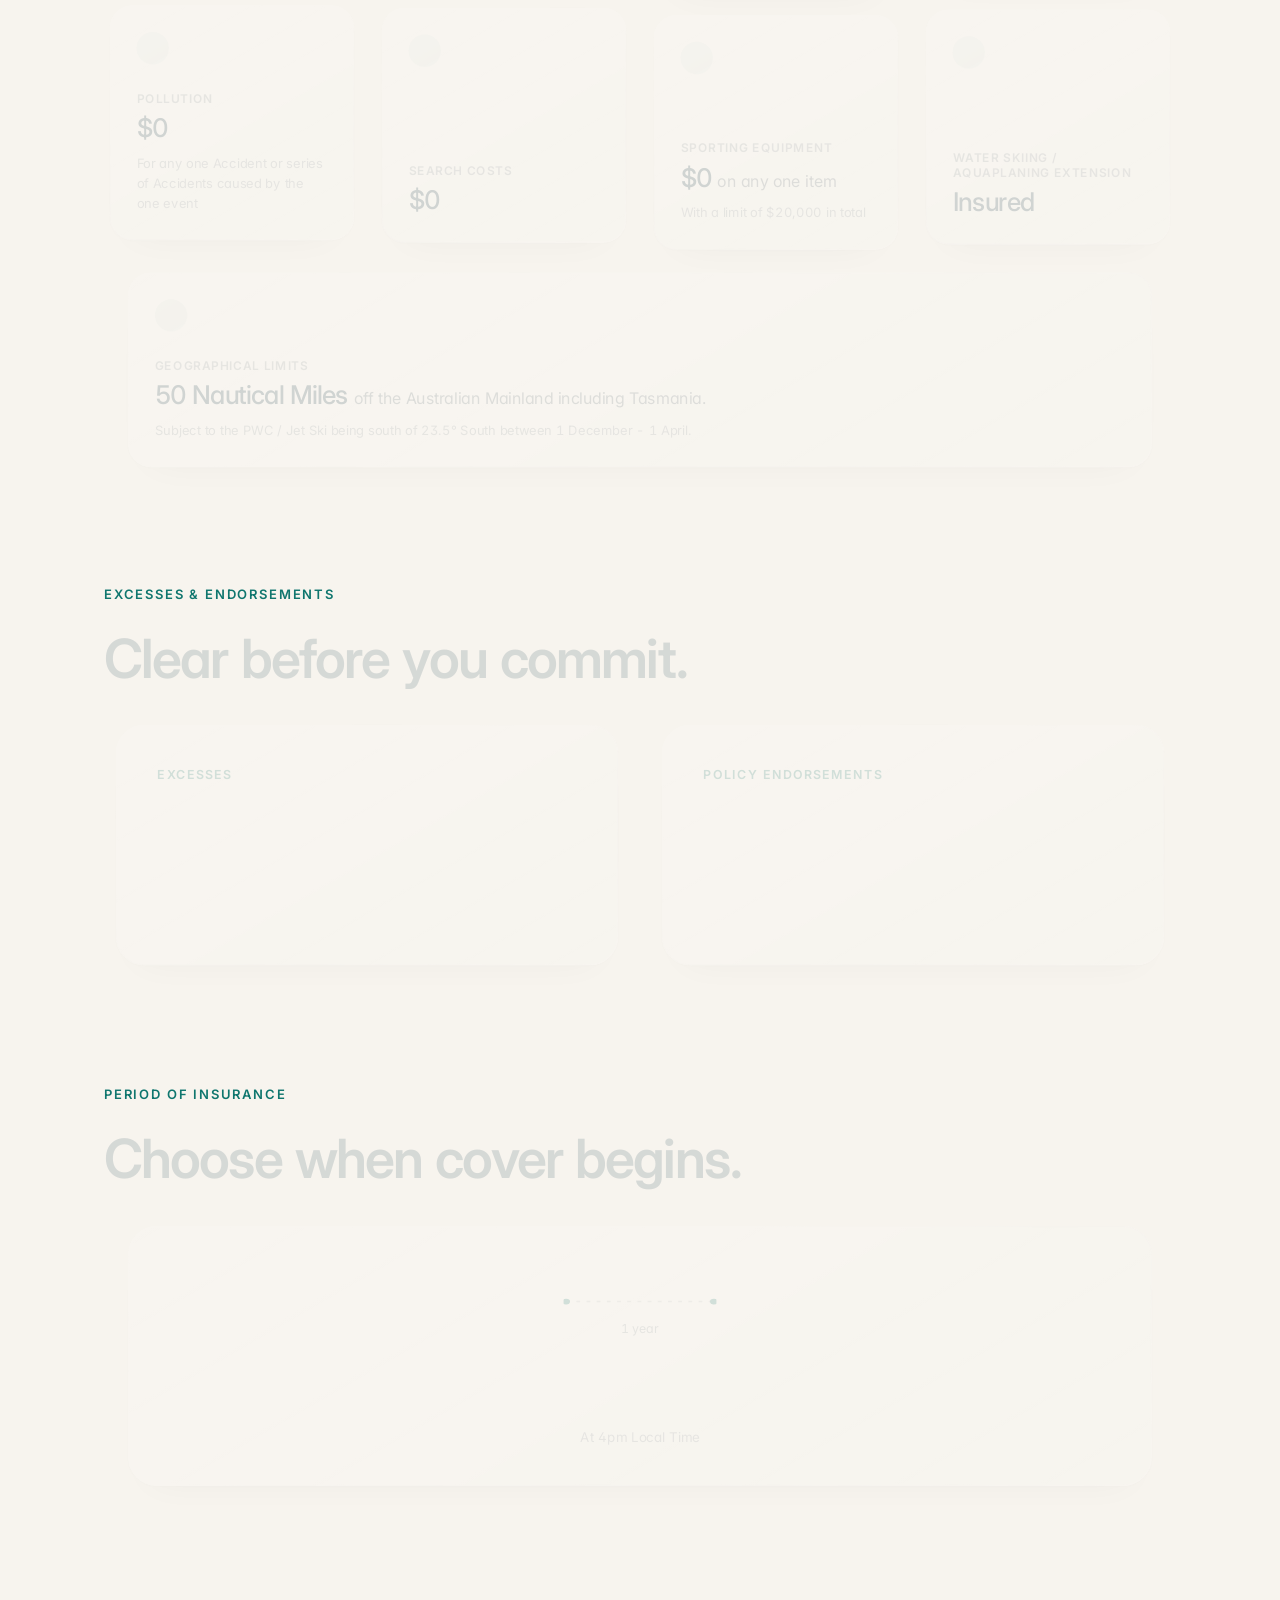
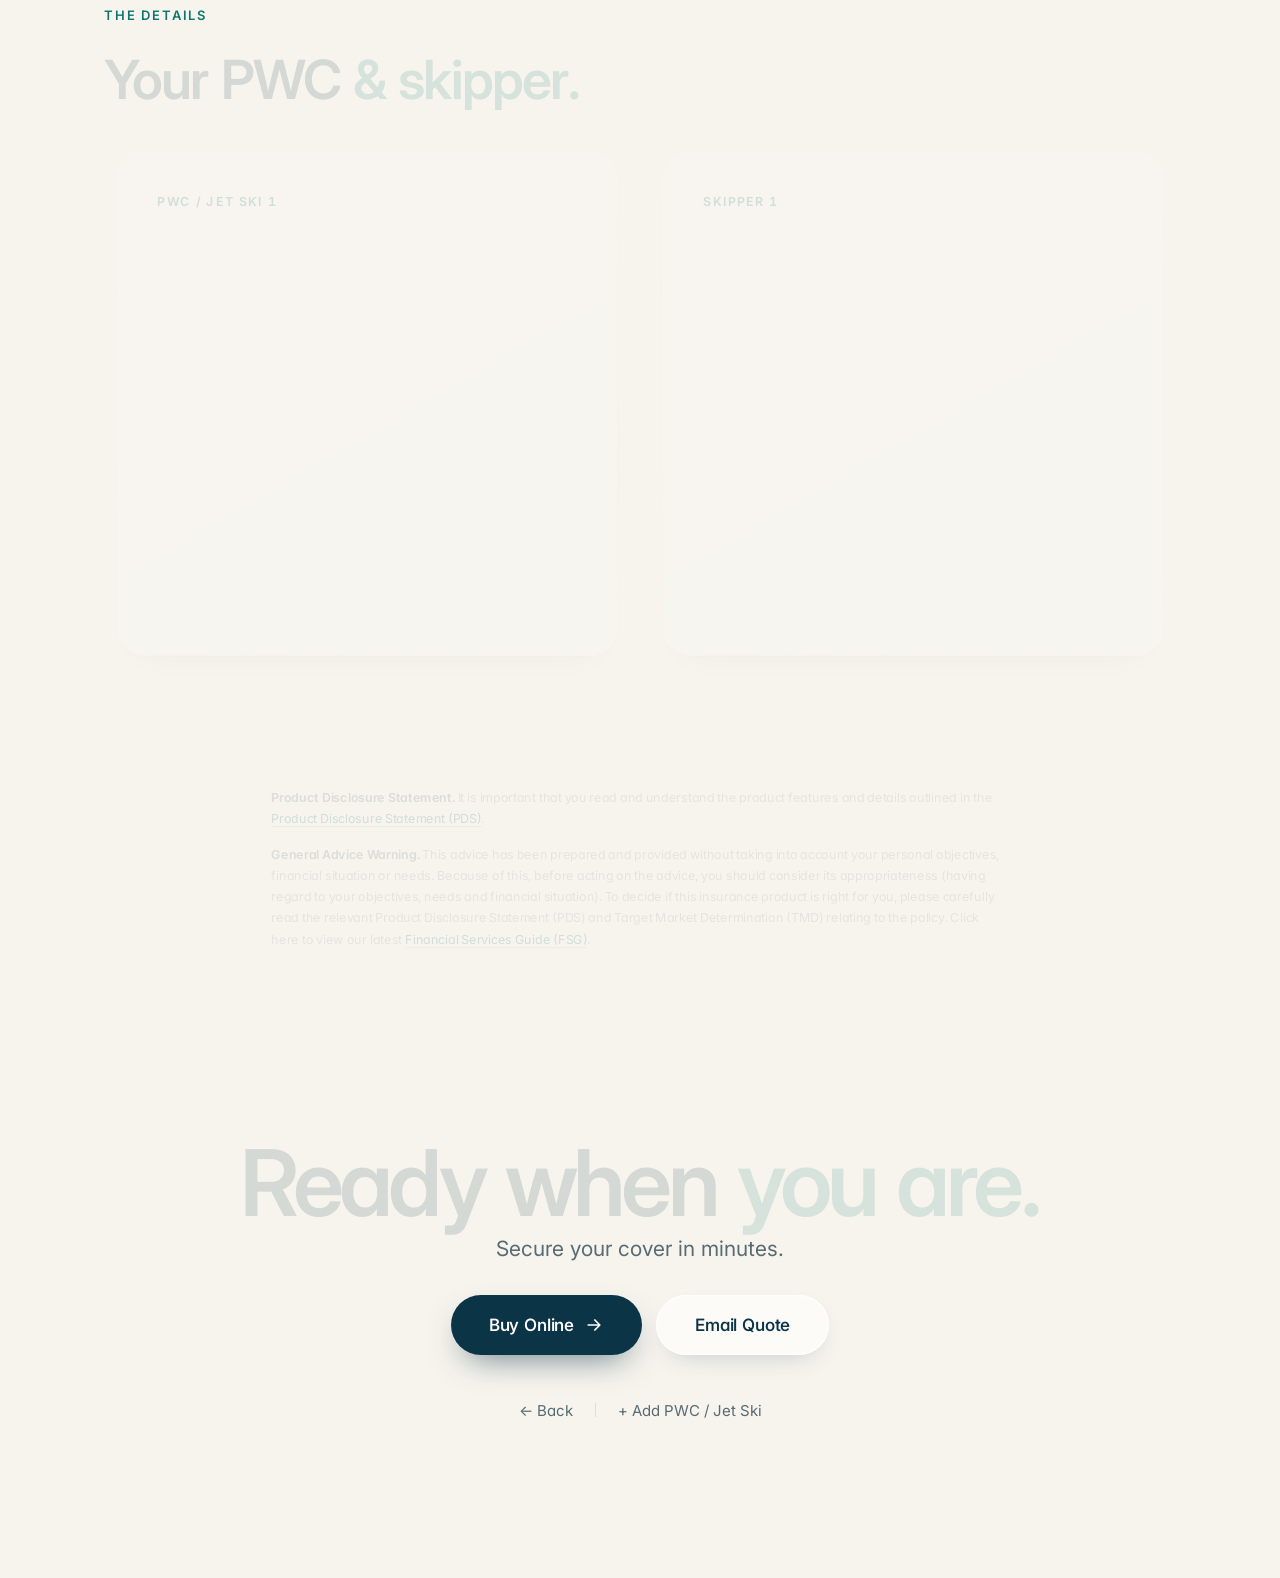
<file: jet-ski-quote-apple.html>
<!DOCTYPE html>
<html lang="en">
<head>
  <meta charset="UTF-8">
  <meta name="viewport" content="width=device-width, initial-scale=1.0, viewport-fit=cover">
  <meta name="color-scheme" content="light">
  <meta name="theme-color" content="#f7f4ee">
  <title>COAST Insurance — Your Quote (Glass Test)</title>
  <link rel="preconnect" href="https://fonts.googleapis.com">
  <link rel="preconnect" href="https://fonts.gstatic.com" crossorigin>
  <link rel="stylesheet" href="https://fonts.googleapis.com/css2?family=Inter:wght@200..700&display=swap">
  <link rel="stylesheet" href="css/apple-quote.css?v=1">
</head>
<body class="aq">

  <!-- Living background: aurora, waves, film grain -->
  <div class="aq-bg" aria-hidden="true">
    <div class="aq-dusk" id="dusk"></div>
    <div class="aq-aurora">
      <span class="blob b1"></span>
      <span class="blob b2"></span>
      <span class="blob b3"></span>
      <span class="blob b4"></span>
    </div>
    <svg class="aq-waves" viewBox="0 0 1440 320" preserveAspectRatio="none">
      <g class="wave w1"><path fill="#bcd9d8" fill-opacity=".38" d="M0 150 C 180 110 360 110 540 150 S 900 190 1080 150 S 1260 110 1440 150 S 1800 190 1980 150 S 2160 110 2340 150 S 2700 190 2880 150 V320 H0Z"/></g>
      <g class="wave w2"><path fill="#9fcac9" fill-opacity=".34" d="M0 200 C 240 160 480 240 720 200 S 1200 160 1440 200 S 1920 240 2160 200 S 2640 160 2880 200 V320 H0Z"/></g>
    </svg>
  </div>

  <!-- Floating glass header -->
  <header class="aq-nav glass" id="nav">
    <a class="aq-brand" href="products.html" aria-label="Return to products">
      <span class="aq-logo-chip"><img src="assets/logo/coast-logo.png" alt="Coast Insurance"></span>
      <span class="aq-brand-text">Coast <em>Insurance</em></span>
    </a>
    <button type="button" class="aq-nav-mid" id="navQuote" title="Copy quote number" aria-label="Copy quote number Q-PWC-260922-001">
      <span class="aq-dot"></span>
      <span>Quote <strong>Q-PWC-260922-001</strong></span>
      <svg viewBox="0 0 24 24" width="14" height="14" aria-hidden="true"><rect x="9" y="9" width="11" height="11" rx="2.5" fill="none" stroke="currentColor" stroke-width="1.6"/><path d="M5 15V6.5A1.5 1.5 0 016.5 5H15" fill="none" stroke="currentColor" stroke-width="1.6" stroke-linecap="round"/></svg>
    </button>
    <a class="aq-nav-link" href="jet-ski.html">Original page</a>
    <span class="aq-progress" id="progress" aria-hidden="true"></span>
  </header>

  <main class="aq-main">

    <!-- ============ HERO ============ -->
    <section class="aq-hero" id="hero">
      <div class="aq-hero-stage">
        <div class="aq-hero-top" id="heroTop">
          <p class="aq-eyebrow reveal" style="--d:0ms">Private Vessels · Comprehensive PWC / Jet Ski</p>
          <h1 class="aq-title reveal" style="--d:90ms">Your quote is ready. Calm seas ahead.</h1>
        </div>

        <div class="aq-hero-price" id="heroPrice">
          <div class="aq-price reveal" style="--d:220ms" aria-live="polite">
            <div class="aq-price-num" id="priceNum" data-value="2148.89" aria-label="$2,148.89"></div>
          </div>
          <p class="aq-price-note reveal" style="--d:320ms" id="priceNote">Annual premium · Total premium payable</p>
        </div>

        <div class="aq-hero-bottom" id="heroBottom">
          <div class="aq-seg reveal" style="--d:420ms" role="tablist" aria-label="Payment frequency">
            <span class="aq-seg-thumb" aria-hidden="true"></span>
            <button type="button" role="tab" aria-selected="true" class="aq-seg-btn active" data-mode="annual">Pay annually</button>
            <button type="button" role="tab" aria-selected="false" class="aq-seg-btn" data-mode="monthly">10 instalments</button>
            <button type="button" role="tab" aria-selected="false" class="aq-seg-btn" data-mode="daily">Per day</button>
          </div>

          <div class="aq-cta-row reveal" style="--d:520ms" id="heroCtas">
            <button type="button" class="aq-btn primary" data-action="buy">Buy Online
              <svg viewBox="0 0 24 24" width="18" height="18" aria-hidden="true"><path d="M5 12h14M13 6l6 6-6 6" fill="none" stroke="currentColor" stroke-width="2" stroke-linecap="round" stroke-linejoin="round"/></svg>
            </button>
            <button type="button" class="aq-btn glass-btn" data-action="email">Email Quote</button>
          </div>
        </div>

        <div class="aq-scroll-cue reveal" style="--d:900ms" aria-hidden="true"><span></span></div>
      </div>
    </section>

    <!-- ============ PINNED STORY: cover at a glance (scroll-scrubbed) ============ -->
    <section class="aq-story" id="story" aria-label="Your cover at a glance">
      <div class="aq-story-stage">
        <div class="aq-rings" aria-hidden="true"><i></i><i></i><i></i></div>
        <p class="aq-story-kicker">Your cover, at a glance</p>

        <article class="aq-beat">
          <span class="aq-beat-label">Third party legal liability</span>
          <strong class="aq-beat-num">$<span data-target="10000000">10,000,000</span></strong>
          <p class="aq-beat-sub">Any one claim or all claims arising from one accident</p>
        </article>
        <article class="aq-beat">
          <span class="aq-beat-label">Total sum insured</span>
          <strong class="aq-beat-num">$<span data-target="10000">10,000</span></strong>
          <p class="aq-beat-sub">Basis of settlement: Market Value</p>
        </article>
        <article class="aq-beat">
          <span class="aq-beat-label">Personal accident cover</span>
          <strong class="aq-beat-num">$<span data-target="50000">50,000</span></strong>
          <p class="aq-beat-sub">Plus funeral expenses of $7,500</p>
        </article>

        <div class="aq-dots">
          <button type="button" aria-label="Third party legal liability"></button>
          <button type="button" aria-label="Total sum insured"></button>
          <button type="button" aria-label="Personal accident cover"></button>
        </div>
      </div>
    </section>

    <!-- ============ PREMIUM BREAKDOWN ============ -->
    <section class="aq-section">
      <header class="aq-sec-head">
        <p class="aq-kicker">Premium</p>
        <h2>Every dollar, <span class="grad">clearly shown.</span></h2>
      </header>

      <div class="glass aq-card aq-breakdown">
        <div class="aq-share" id="share" aria-live="polite">
          <strong id="shareNum">$2,148.89</strong>
          <span id="shareLabel">Total premium · hover or tap a line to see where it goes</span>
        </div>
        <div class="aq-bar" id="bar" role="img" aria-label="Proportional breakdown of the premium">
          <span class="seg s1" data-seg="1" style="--w:81.27"></span>
          <span class="seg s2" data-seg="2" style="--w:8.13"></span>
          <span class="seg s3" data-seg="3" style="--w:8.05"></span>
          <span class="seg s4" data-seg="4" style="--w:2.33"></span>
          <span class="seg s5" data-seg="5" style="--w:0.22"></span>
        </div>

        <ul class="aq-lines">
          <li data-seg="1" tabindex="0"><i class="sw s1"></i><span>Total Base Premium</span><strong>$1,746.36</strong></li>
          <li data-seg="2" tabindex="0"><i class="sw s2"></i><span>GST</span><strong>$174.64</strong></li>
          <li data-seg="3" tabindex="0"><i class="sw s3"></i><span>Stamp Duty</span><strong>$172.89</strong></li>
          <li data-seg="4" tabindex="0"><i class="sw s4"></i><span>Administration Fee</span><strong>$50.00</strong></li>
          <li data-seg="5" tabindex="0"><i class="sw s5"></i><span>Fee GST</span><strong>$5.00</strong></li>
        </ul>

        <div class="aq-total">
          <span>Total Premium Payable</span>
          <strong>$2,148.89</strong>
        </div>
        <div class="aq-total sub">
          <span>Pay in 10 Instalments</span>
          <strong>$232.12</strong>
        </div>
      </div>
    </section>

    <!-- ============ COVER ============ -->
    <section class="aq-section">
      <header class="aq-sec-head">
        <p class="aq-kicker">Your cover</p>
        <h2>Cover for <span class="grad">everything on the water.</span></h2>
      </header>

      <div class="aq-bento">

        <article class="glass aq-tile reveal span2">
          <span class="aq-tick"><svg viewBox="0 0 24 24"><path d="M5 12.5l4.5 4.5L19 7.5"/></svg></span>
          <h3>Policy Type</h3>
          <p class="big">Comprehensive PWC / Jet Ski</p>
        </article>

        <article class="glass aq-tile reveal">
          <span class="aq-tick"><svg viewBox="0 0 24 24"><path d="M5 12.5l4.5 4.5L19 7.5"/></svg></span>
          <h3>Basis of Settlement</h3>
          <p class="big">Market Value</p>
        </article>

        <article class="glass aq-tile reveal">
          <span class="aq-tick"><svg viewBox="0 0 24 24"><path d="M5 12.5l4.5 4.5L19 7.5"/></svg></span>
          <h3>Total Sum Insured</h3>
          <p class="big">$10,000</p>
        </article>

        <article class="glass aq-tile reveal span2">
          <span class="aq-tick"><svg viewBox="0 0 24 24"><path d="M5 12.5l4.5 4.5L19 7.5"/></svg></span>
          <h3>Personal Accident Cover</h3>
          <p class="big">$50,000 <span class="soft">plus Funeral Expenses of $7,500 in the event of Your Death</span></p>
          <p class="small">$300 per week, up to a maximum of 100 weeks in the event of Your Temporary Total Disablement</p>
        </article>

        <article class="glass aq-tile reveal">
          <span class="aq-tick"><svg viewBox="0 0 24 24"><path d="M5 12.5l4.5 4.5L19 7.5"/></svg></span>
          <h3>Third Party Legal Liability</h3>
          <p class="big">$10,000,000</p>
          <p class="small">Any one claim or all claims arising from one accident</p>
        </article>

        <article class="glass aq-tile reveal">
          <span class="aq-tick"><svg viewBox="0 0 24 24"><path d="M5 12.5l4.5 4.5L19 7.5"/></svg></span>
          <h3>Recovery or Removal of Wreck</h3>
          <p class="big">$1,000,000</p>
        </article>

        <article class="glass aq-tile reveal">
          <span class="aq-tick"><svg viewBox="0 0 24 24"><path d="M5 12.5l4.5 4.5L19 7.5"/></svg></span>
          <h3>Pollution</h3>
          <p class="big">$1,000,000</p>
          <p class="small">For any one Accident or series of Accidents caused by the one event</p>
        </article>

        <article class="glass aq-tile reveal">
          <span class="aq-tick"><svg viewBox="0 0 24 24"><path d="M5 12.5l4.5 4.5L19 7.5"/></svg></span>
          <h3>Search Costs</h3>
          <p class="big">$10,000</p>
        </article>

        <article class="glass aq-tile reveal">
          <span class="aq-tick"><svg viewBox="0 0 24 24"><path d="M5 12.5l4.5 4.5L19 7.5"/></svg></span>
          <h3>Sporting Equipment</h3>
          <p class="big">$2,000 <span class="soft">on any one item</span></p>
          <p class="small">With a limit of $20,000 in total</p>
        </article>

        <article class="glass aq-tile reveal">
          <span class="aq-tick"><svg viewBox="0 0 24 24"><path d="M5 12.5l4.5 4.5L19 7.5"/></svg></span>
          <h3>Water Skiing / Aquaplaning Extension</h3>
          <p class="big">Insured</p>
        </article>

        <article class="glass aq-tile reveal span4">
          <span class="aq-tick"><svg viewBox="0 0 24 24"><path d="M5 12.5l4.5 4.5L19 7.5"/></svg></span>
          <h3>Geographical Limits</h3>
          <p class="big">50 Nautical Miles <span class="soft">off the Australian Mainland including Tasmania.</span></p>
          <p class="small">Subject to the PWC / Jet Ski being south of 23.5° South between 1 December - 1 April.</p>
        </article>
      </div>
    </section>

    <!-- ============ EXCESSES + ENDORSEMENTS ============ -->
    <section class="aq-section">
      <header class="aq-sec-head">
        <p class="aq-kicker">Excesses &amp; endorsements</p>
        <h2>Clear before you commit.</h2>
      </header>

      <div class="aq-duo">
        <article class="glass aq-card reveal">
          <h3 class="aq-card-title">Excesses</h3>
          <div class="aq-row"><span>All Other Claims</span><strong>$500.00</strong></div>
          <div class="aq-row"><span>Theft</span><strong>$2,000.00</strong></div>
        </article>

        <article class="glass aq-card reveal" style="--d:100ms">
          <h3 class="aq-card-title">Policy Endorsements</h3>
          <p class="aq-nil" id="policyEndorsementValue">Nil</p>
        </article>
      </div>
    </section>

    <!-- ============ PERIOD ============ -->
    <section class="aq-section">
      <header class="aq-sec-head">
        <p class="aq-kicker">Period of insurance</p>
        <h2>Choose when cover begins.</h2>
      </header>

      <div class="glass aq-card aq-period reveal">
        <label class="aq-date">
          <span>From</span>
          <input type="date" id="policyStartDate">
        </label>
        <div class="aq-period-arc" aria-hidden="true">
          <svg viewBox="0 0 120 24" preserveAspectRatio="none"><path d="M2 12 H118" /><circle cx="2" cy="12" r="3"/><circle cx="118" cy="12" r="3"/></svg>
          <span id="periodLen">12 months</span>
        </div>
        <label class="aq-date">
          <span>To</span>
          <input type="date" id="policyEndDate">
        </label>
        <p class="aq-period-live" id="periodLive"></p>
        <p class="aq-period-note">At 4pm Local Time</p>
      </div>
    </section>

    <!-- ============ VESSEL + SKIPPER ============ -->
    <section class="aq-section">
      <header class="aq-sec-head">
        <p class="aq-kicker">The details</p>
        <h2>Your PWC <span class="grad">&amp; skipper.</span></h2>
      </header>

      <div class="aq-duo">
        <!-- Sample data for this test page; the live page fills these from the form -->
        <article class="glass aq-card reveal">
          <h3 class="aq-card-title">PWC / Jet Ski 1</h3>
          <dl class="aq-dl">
            <div><dt>Hull Year Built</dt><dd>2023</dd></div>
            <div><dt>Hull Make</dt><dd>Yamaha</dd></div>
            <div><dt>Hull Model</dt><dd>VX Cruiser HO</dd></div>
            <div><dt>Location Address</dt><dd>12 Marina Way, Fremantle WA 6160</dd></div>
            <div><dt>Total Sum Insured</dt><dd>$10,000</dd></div>
            <div><dt>Base Premium</dt><dd>$1,746.36</dd></div>
            <div><dt>GST</dt><dd>$174.64</dd></div>
            <div><dt>Stamp Duty</dt><dd>$172.89</dd></div>
          </dl>
        </article>

        <article class="glass aq-card reveal" style="--d:100ms">
          <h3 class="aq-card-title">Skipper 1</h3>
          <dl class="aq-dl">
            <div><dt>Name</dt><dd>Alex Morgan</dd></div>
            <div><dt>DOB</dt><dd>14/03/1985</dd></div>
          </dl>
        </article>
      </div>
    </section>

    <!-- ============ IMPORTANT INFO ============ -->
    <section class="aq-section narrow">
      <div class="aq-legal reveal">
        <p>
          <strong>Product Disclosure Statement.</strong>
          It is important that you read and understand the product features and details outlined in the
          <a href="#" id="pdsLinkQuote" target="_blank" rel="noopener noreferrer">Product Disclosure Statement (PDS)</a>.
        </p>
        <p>
          <strong>General Advice Warning.</strong>
          This advice has been prepared and provided without taking into account your personal objectives,
          financial situation or needs. Because of this, before acting on the advice, you should consider its
          appropriateness (having regard to your objectives, needs and financial situation). To decide if this
          insurance product is right for you, please carefully read the relevant Product Disclosure Statement (PDS)
          and Target Market Determination (TMD) relating to the policy. Click here to view our latest
          <a href="https://secure.ermonline.com.au/financialservices/gateway/intranet_gateway.cfm?eu=TU-5538AF79-C52E-67BF-1B0CF805C7125FDC-5538AF7A-E34D-4904-A87170AFF3B77ADC" target="_blank" rel="noopener noreferrer">Financial Services Guide (FSG)</a>.
        </p>
      </div>
    </section>

    <!-- ============ FINAL ACTIONS ============ -->
    <section class="aq-section aq-finale">
      <h2>Ready when <span class="grad">you are.</span></h2>
      <p class="aq-finale-sub reveal" style="--d:80ms">Secure your cover in minutes.</p>

      <div class="aq-cta-row reveal" style="--d:160ms">
        <button type="button" class="aq-btn primary large" data-action="buy">Buy Online
          <svg viewBox="0 0 24 24" width="20" height="20" aria-hidden="true"><path d="M5 12h14M13 6l6 6-6 6" fill="none" stroke="currentColor" stroke-width="2" stroke-linecap="round" stroke-linejoin="round"/></svg>
        </button>
        <button type="button" class="aq-btn glass-btn large" data-action="email">Email Quote</button>
      </div>

      <div class="aq-secondary reveal" style="--d:240ms">
        <a class="aq-link" href="jet-ski.html">← Back</a>
        <span class="aq-sep"></span>
        <a class="aq-link" href="jet-ski.html">+ Add PWC / Jet Ski</a>
      </div>
    </section>

  </main>

  <!-- Floating dock: appears once the hero CTAs scroll away -->
  <div class="aq-dock glass" id="dock" aria-hidden="true">
    <div class="aq-dock-info">
      <span class="aq-dock-label" id="dockLabel">Annual premium</span>
      <strong id="dockPrice">$2,148.89</strong>
    </div>
    <button type="button" class="aq-btn primary compact" data-action="buy" tabindex="-1">Buy Online</button>
  </div>

  <!-- EMAIL QUOTE SHEET -->
  <div class="aq-overlay" id="emailModal" aria-hidden="true">
    <div class="aq-sheet glass" role="dialog" aria-modal="true" aria-labelledby="emailTitle">
      <button type="button" class="aq-close" id="emailClose" aria-label="Close">
        <svg viewBox="0 0 24 24" width="16" height="16"><path d="M6 6l12 12M18 6L6 18" stroke="currentColor" stroke-width="2" stroke-linecap="round"/></svg>
      </button>

      <div class="aq-sheet-body" id="emailForm">
        <div class="aq-sheet-icon">
          <svg viewBox="0 0 24 24" width="26" height="26"><path d="M3 7l9 6 9-6M4 5h16a1 1 0 011 1v12a1 1 0 01-1 1H4a1 1 0 01-1-1V6a1 1 0 011-1z" fill="none" stroke="currentColor" stroke-width="1.6" stroke-linecap="round" stroke-linejoin="round"/></svg>
        </div>
        <h2 id="emailTitle">Your quote is ready!</h2>
        <p class="aq-sheet-copy">
          A copy of your quote can be sent directly to your email address for easy reference.
          You can review it at your convenience and return at any time to continue with your insurance purchase.
        </p>

        <label class="aq-field"><span>Full Name</span><input type="text" id="reviewInsuredName" placeholder="Enter full name" autocomplete="name"></label>
        <div class="aq-field-grid">
          <label class="aq-field"><span>Email Address</span><input type="email" id="reviewEmail" placeholder="Enter email address" autocomplete="email"></label>
          <label class="aq-field"><span>Phone Number</span><input type="tel" id="reviewPhone" placeholder="Enter phone number" autocomplete="tel"></label>
        </div>

        <div class="aq-assist">
          <strong>Need assistance?</strong>
          <span>info@coastins.com.au · 08 6374 7000</span>
        </div>

        <button type="button" class="aq-btn primary full" id="emailSubmit">Email My Quote
          <svg viewBox="0 0 24 24" width="18" height="18" aria-hidden="true"><path d="M5 12h14M13 6l6 6-6 6" fill="none" stroke="currentColor" stroke-width="2" stroke-linecap="round" stroke-linejoin="round"/></svg>
        </button>
      </div>

      <div class="aq-sheet-body aq-sent" id="emailSent" hidden>
        <svg class="aq-check" viewBox="0 0 52 52" aria-hidden="true"><circle cx="26" cy="26" r="24"/><path d="M15 27l8 8 14-16"/></svg>
        <h2>On its way.</h2>
        <p class="aq-sheet-copy">Thank you for considering Coast for your insurance needs. We look forward to assisting you.</p>
        <button type="button" class="aq-btn glass-btn full" id="emailDone">Done</button>
      </div>
    </div>
  </div>

  <div class="aq-toast glass" id="toast" role="status" aria-live="polite"></div>

  <script src="js/apple-quote.js?v=1"></script>
</body>
</html>
</file>
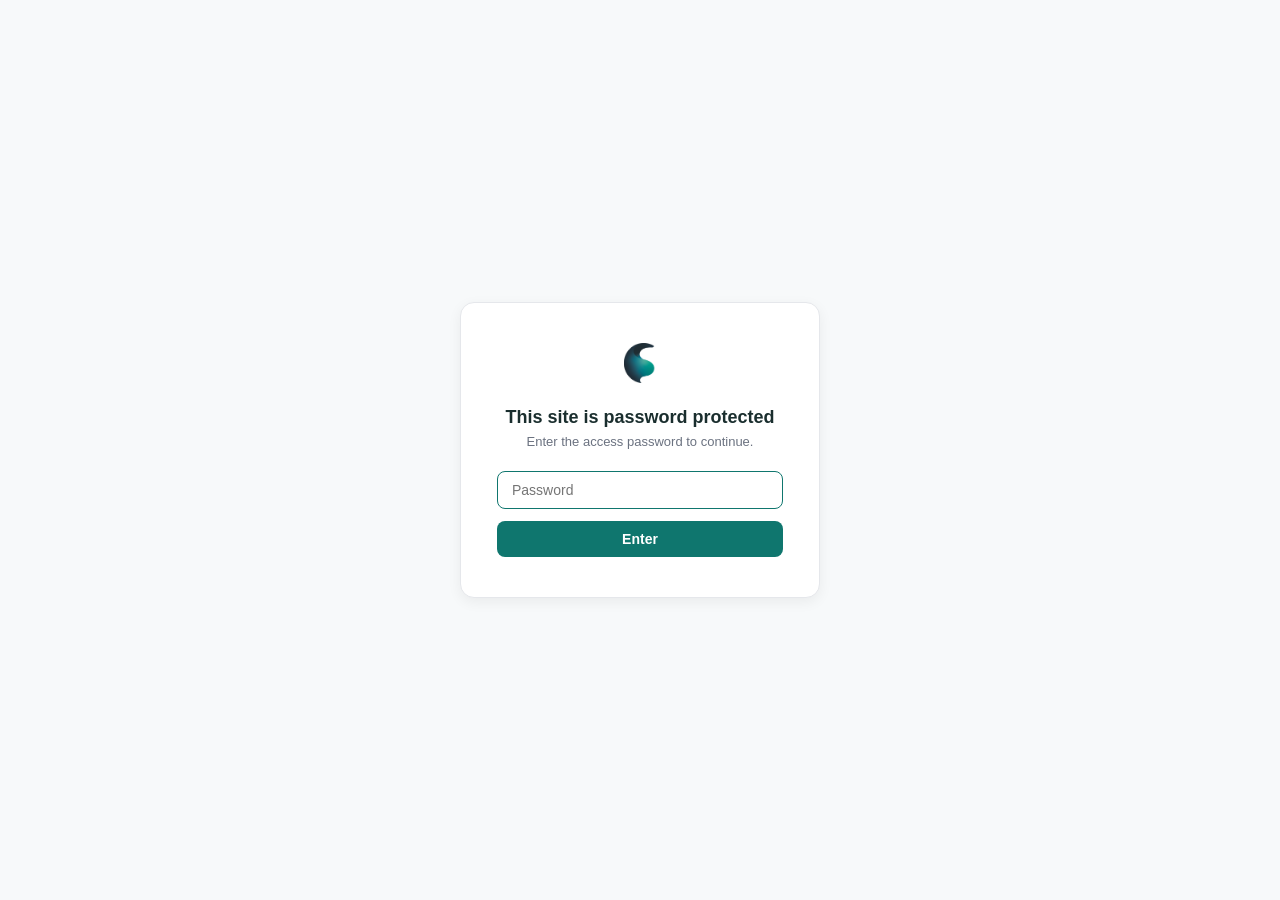
<file: jet-ski.html>
<!DOCTYPE html>
<html lang="en">
<head>
  <meta charset="UTF-8">
  <meta name="viewport" content="width=device-width, initial-scale=1.0">
  <title>COAST Insurance — Comprehensive PWC / Jet Ski Quote</title>
  <link rel="stylesheet" href="css/styles.css?v=4">
  <link rel="stylesheet" href="css/jet-ski.css?v=18">
  <link rel="stylesheet" href="css/quote-checkout.css?v=2">
  <link rel="stylesheet" href="css/quote-page.css?v=9">
  <link rel="stylesheet" href="css/skipper-section.css?v=27">
  <link rel="stylesheet" href="css/searchable-select.css?v=2">
</head>
<body class="jet-ski">

  <header class="site-header">
    <a
      href="products.html"
      class="logo-block"
      aria-label="Return to products"
    >
      <img
        src="assets/logo/coast-logo.png"
        alt="Coast Insurance logo"
        class="logo-img"
      >
    </a>
  </header>

  <div class="progress-bar" id="progressBar" style="display:none;">
    <div class="progress-track">
      <div class="progress-step" data-step="1">
        <div class="progress-circle">1</div>
        <span class="progress-label">Target Market<br>Determination</span>
      </div>
      <div class="progress-line"></div>
      <div class="progress-step" data-step="2">
        <div class="progress-circle">2</div>
        <span class="progress-label">PWC / Jet Ski<br>Details</span>
      </div>
      <div class="progress-line"></div>
      <div class="progress-step" data-step="3">
        <div class="progress-circle">3</div>
        <span class="progress-label">Additional<br>PWC / Jet Ski</span>
      </div>
      <div class="progress-line"></div>
      <div class="progress-step" data-step="4">
        <div class="progress-circle">4</div>
        <span class="progress-label">Your History</span>
      </div>
      <div class="progress-line"></div>
      <div class="progress-step" data-step="5">
        <div class="progress-circle">5</div>
        <span class="progress-label">Your Quote</span>
      </div>
      <div class="progress-line"></div>
      <div class="progress-step" data-step="6">
        <div class="progress-circle">6</div>
        <span class="progress-label">Your Details</span>
      </div>
      <div class="progress-line"></div>
      <div class="progress-step" data-step="7">
        <div class="progress-circle">7</div>
        <span class="progress-label">Payment</span>
      </div>
    </div>
  </div>

  <main class="quote-flow">

    <!-- INTRO (not counted in progress bar) -->
    <section class="quote-step intro-step" id="step-1">

      <div class="intro-card">

        <div class="intro-header">
          <div class="intro-info-icon">
            <span>ⓘ</span>
          </div>

          <div>
            <h1>Get Your Quote</h1>
            <p class="intro-product-tag">Private Vessels · Comprehensive PWC / Jet Ski</p>
          </div>
        </div>

        <div class="intro-divider"></div>

        <div class="intro-duty-box">

          <p class="intro-duty-title">
            Duty to take reasonable care not to make a misrepresentation
          </p>

          <p>
            When applying for this Policy, You must take reasonable care not to make a misrepresentation to Us.
            <br>
            This responsibility applies until We issue You with a Policy for the first time or agree to renew,
            extend, vary/change, or reinstate Your Policy.
          </p>

          <p>
            You must answer Our questions honestly, accurately and to the best of Your knowledge.
            <br>
            A misrepresentation includes a statement that is false, partially false, or which does not fairly reflect the truth.
            <br>
            It is not a misrepresentation if You do not answer a question or if Your answer is obviously incomplete
            or irrelevant to the question asked.
          </p>

          <p>
            The responsibility to take reasonable care not to make a misrepresentation applies to everyone
            who will be insured under the policy.
            <br>
            If You are answering questions on behalf of anyone, We will treat Your answers or representations as theirs.
          </p>

          <p>
            Whether or not You have taken reasonable care not to make a misrepresentation is to be determined
            having regard to all relevant circumstances, including the type of insurance, who it is intended to
            be sold to, whether You are represented by a broker, Your particular characteristics and circumstances
            We are aware of.
          </p>

          <p>
            If You do not meet the above Duty, We may reject or not fully pay Your claim and/or cancel Your Policy.
            <br>
            If the misrepresentation was deliberate or reckless, this is an act of fraud, and We may treat Your
            Policy as if it never existed.
          </p>

        </div>

        <label class="intro-agreement-box">
          <input type="checkbox" id="dutyAgreement">
          <span>
            By continuing, you acknowledge that you have read and understood this Duty,
            the <a href="#" id="pdsLinkIntro" target="_blank" rel="noopener noreferrer">Product Disclosure Statement (PDS)</a> and
            <a href="https://secure.ermonline.com.au/financialservices/gateway/intranet_gateway.cfm?eu=TU-5538AF79-C52E-67BF-1B0CF805C7125FDC-5538AF7A-E34D-4904-A87170AFF3B77ADC" target="_blank" rel="noopener noreferrer">Financial Services Guide (FSG)</a>.
          </span>
        </label>

        <div class="intro-actions">
          <a href="products.html" class="intro-back-btn">← Back</a>

          <button class="continue-btn" id="getStartedBtn" disabled>
            Continue →
          </button>
        </div>

      </div>

    </section>


    <!-- STEP 1 (progress): TARGET MARKET DETERMINATION -->
    <section class="quote-step form-step" id="step-2" style="display:none;">
      <div class="form-card">

        <div class="form-card-header">
          <div class="tmd-icon">
            <span>✓</span>
          </div>

          <div>
            <h3 class="tmd-title">Target Market Determination</h3>
            <p class="form-card-sub">
              Please answer the following to determine whether this application is within our Target Market.
            </p>
          </div>
        </div>

        <div class="question-list" id="questionList"></div>

        <div class="form-actions tmd-actions">
          <button class="back-btn" id="backBtn2">← Back</button>
          <button class="continue-btn" id="continueStep2Btn">Continue →</button>
        </div>

      </div>
    </section>

    <!-- STEP 2 (progress): PWC / JET SKI DETAILS -->
    <section class="quote-step form-step" id="step-3" style="display:none;">
      <div class="form-card vessel-card">

        <div class="form-card-header">
          <div class="vessel-icon">
            <span>🚤</span>
          </div>

          <div>
            <h3 class="vessel-title">PWC / Jet Ski Details</h3>
            <p class="form-card-sub">
              Please provide the details of the PWC / Jet Ski you would like to insure.
            </p>
          </div>
        </div>

        <div class="field-list" id="vesselFieldList"></div>
        <div id="primarySkipperMount"></div>

        <div class="form-actions vessel-actions">
          <button class="back-btn" id="backBtn3">← Back</button>
          <button class="continue-btn" id="continueStep3Btn">Continue →</button>
        </div>

      </div>
    </section>


    <!-- STEP 3 (progress): ADDITIONAL JET SKI -->
    <section class="quote-step form-step" id="step-4" style="display:none;">
      <div class="form-card">

        <div class="form-card-header">
          <div class="vessel-icon">
            <span>➕</span>
          </div>
          <div>
            <h3 class="vessel-title">Additional PWC / Jet Ski</h3>
            <p class="form-card-sub">If you have an additional PWC / Jet Ski to add to this quote, enter the details below.</p>
          </div>
        </div>

        <div class="section-divider">
          <span class="section-divider-icon">🛈</span>
          <span>Do you have an additional PWC / Jet Ski to insure?</span>
          <div class="question-toggle" id="hasAdditionalToggle">
            <button type="button" class="toggle-btn" data-value="yes">Yes</button>
            <button type="button" class="toggle-btn" data-value="no">No</button>
          </div>
        </div>

        <div id="additionalJetSkisList"></div>

        <button type="button" class="add-row-btn add-unit-btn add-unit-labelled" id="addJetSkiBtn" style="display:none;"><span class="add-unit-plus">+</span> Add another PWC / Jet Ski</button>

        <div class="form-actions vessel-actions">
          <button class="back-btn" id="backBtn4">← Back</button>
          <button class="continue-btn" id="continueBtn4">Continue →</button>
        </div>

      </div>
    </section>

    <!-- STEP 4 (progress): EXPERIENCE AND HISTORY -->
    <section class="quote-step form-step" id="step-5" style="display:none;">
      <div class="form-card">

        <div class="form-card-header">
          <div class="tmd-icon">
            <span>👥</span>
          </div>
          <div>
            <h3 class="tmd-title">Your History</h3>
            <p class="form-card-sub">Please provide information about your history.</p>
          </div>
        </div>

        <div class="section-divider">
          <span class="section-divider-icon">🛈</span>
          <span>Have you, the proposed insured, or any named skipper(s) in the past 5 years:</span>
        </div>
        <div class="question-list" id="past5YearsList"></div>

        <div id="claimsWrap" class="claims-wrap" style="display:none;">
          <p class="subsection-label">Claim Details</p>
          <div class="claims-table">
            <div class="claims-header-row">
              <span>Date Of Loss</span>
              <span>Description Of Loss</span>
              <span>Settlement Amount</span>
              <span></span>
            </div>
            <div class="claims-rows" id="claimsRows"></div>
            <div class="sk-add-bar">
            <button type="button" class="add-row-btn sk-add-btn" id="addClaimBtn" aria-label="Add another claim" title="Add another claim"><span class="add-unit-plus">+</span> Add another claim</button>
          </div>
          </div>
        </div>

        <div class="section-divider">
          <span class="section-divider-icon">🛈</span>
          <span>Have you, the proposed insured, or any named skipper(s) ever:</span>
        </div>
        <div class="question-list" id="everList"></div>

        <div class="form-actions vessel-actions">
          <button class="back-btn" id="backBtn5">← Back</button>
          <button class="continue-btn" id="continueBtn5">Continue →</button>
        </div>

      </div>
    </section>

     <!-- STEP 5 (progress): YOUR QUOTE -->
    <section class="quote-step form-step" id="step-6" style="display:none;">
      <div class="form-card quote-summary-card">

        <!-- HEADER -->
        <div class="form-card-header">
          <div class="vessel-icon">
            <span>📄</span>
          </div>
          <div>
            <h3 class="vessel-title">Your Quote</h3>
            <p class="form-card-sub">Private Vessels · Comprehensive PWC / Jet Ski</p>
          </div>
        </div>

        <!-- ANNUAL PREMIUM -->

        <div class="quote-number-display">
          <strong>Quote Number:</strong>
          <span>Q-PWC-260922-001</span>
        </div>

        <div class="premium-panel">

          <div class="premium-main">
            <span class="premium-label">ANNUAL PREMIUM</span>
            <strong class="premium-amount">$2,148.89</strong>
            <span class="premium-note">Total premium payable</span>
          </div>

          <div class="premium-breakdown">

            <div class="premium-breakdown-title">
              Insurance Premium Breakdown
            </div>

            <div class="premium-line">
              <span>Total Base Premium</span>
              <strong>$1,746.36</strong>
            </div>

            <div class="premium-line">
              <span>GST</span>
              <strong>$174.64</strong>
            </div>

            <div class="premium-line">
              <span>Stamp Duty</span>
              <strong>$172.89</strong>
            </div>

            <div class="premium-line">
              <span>Administration Fee</span>
              <strong>$50.00</strong>
            </div>

            <div class="premium-line">
              <span>Fee GST</span>
              <strong>$5.00</strong>
            </div>

            <div class="premium-line premium-total">
              <span>Total Premium Payable</span>
              <strong>$2,148.89</strong>
            </div>

            <div class="premium-line">
              <span>Pay in 10 Instalments</span>
              <strong>$232.12</strong>
            </div>

          </div>
        </div>

        <!-- EXCESSES -->
        <div class="details-panel">
          <div class="details-panel-heading">Excesses</div>

          <div class="your-quote-excess-list">
            <div class="your-quote-excess-row">
              <span>All Other Claims</span>
              <strong>$500.00</strong>
            </div>

            <div class="your-quote-excess-row">
              <span>Theft</span>
              <strong>$2,000.00</strong>
            </div>
          </div>
        </div>

        <!-- COVER DETAILS -->
        <div class="cover-summary-panel">

          <div class="cover-summary-heading">
            Your Cover
          </div>

          <div class="quote-cover-list">

          <div class="quote-cover-row">
            <span class="cover-tick">✓</span>
            <strong>Policy Type</strong>
            <span class="cover-value">Comprehensive PWC / Jet Ski</span>
          </div>

          <div class="quote-cover-row">
            <span class="cover-tick">✓</span>
            <strong>Total Sum Insured</strong>
            <span class="cover-value">$10,000</span>
          </div>

          <div class="quote-cover-row">
            <span class="cover-tick">✓</span>
            <strong>Basis of Settlement</strong>
            <span class="cover-value">Market Value</span>
          </div>

          <div class="quote-cover-row">
            <span class="cover-tick">✓</span>
            <strong>Third Party Legal Liability</strong>
            <span class="cover-value">
              $10,000,000
              <small>Any one claim or all claims arising from one accident</small>
            </span>
          </div>

          <div class="quote-cover-row">
            <span class="cover-tick">✓</span>
            <strong>Personal Accident Cover</strong>
            <span class="cover-value">
              $50,000 plus Funeral Expenses of $7,500 in the event of Your Death
              <small>
                $300 per week, up to a maximum of 100 weeks in the event of
                Your Temporary Total Disablement
              </small>
            </span>
          </div>

          <div class="quote-cover-row">
            <span class="cover-tick">✓</span>
            <strong>Recovery or Removal of Wreck</strong>
            <span class="cover-value">$1,000,000</span>
          </div>

          <div class="quote-cover-row">
            <span class="cover-tick">✓</span>
            <strong>Pollution</strong>
            <span class="cover-value">
              $1,000,000 for any one Accident or series of Accidents caused by the one event
            </span>
          </div>

          <div class="quote-cover-row">
            <span class="cover-tick">✓</span>
            <strong>Search Costs</strong>
            <span class="cover-value">$10,000</span>
          </div>

          <div class="quote-cover-row">
            <span class="cover-tick">✓</span>
            <strong>Sporting Equipment</strong>
            <span class="cover-value">
              $2,000 on any one item with a limit of $20,000 in total
            </span>
          </div>

          <div class="quote-cover-row">
            <span class="cover-tick">✓</span>
            <strong>Geographical Limits</strong>
            <span class="cover-value">
              50 Nautical Miles off the Australian Mainland including Tasmania.
              <small>
                Subject to the PWC / Jet Ski being south of 23.5° South between
                1 December - 1 April.
              </small>
            </span>
          </div>

          <div class="quote-cover-row">
            <span class="cover-tick">✓</span>
            <strong>Water Skiing / Aquaplaning Extension</strong>
            <span class="cover-value">Insured</span>
          </div>

          </div>

          </div>

        <!-- POLICY ENDORSEMENT (placeholder; will be set per product) -->
        <div class="details-panel">
          <div class="details-panel-heading">Policy Endorsements</div>
          <div class="policy-endorsement-body" id="policyEndorsementValue">Nil</div>
        </div>

        <!-- PERIOD OF INSURANCE -->
        <div class="quote-info-panel">

          <div class="quote-info-heading">
            Period of Insurance
          </div>

          <div class="policy-period-row">
            <span>From</span>
            <input type="date" id="policyStartDate">

            <span>To</span>
            <input type="date" id="policyEndDate">

            <span>At 4pm Local Time</span>
          </div>

        </div>

        <!-- PWC / JET SKI DETAILS -->
        <div class="quote-info-panel">

          <div class="quote-info-heading">
            PWC / Jet Ski Details
          </div>

          <div class="summary-list" id="vesselSummaryList">
            <div class="summary-row">
              <span class="summary-label">PWC / Jet Ski 1</span>
              <span class="summary-value">
                PWC / Jet Ski details will appear here.
              </span>
            </div>
          </div>

        </div>

        <!-- SKIPPER DETAILS -->
        <div class="quote-info-panel">

          <div class="quote-info-heading">
            Skipper Details
          </div>

          <div class="summary-list" id="skipperSummaryList">
            <div class="summary-row">
              <span class="summary-label">Skipper 1</span>
              <span class="summary-value">
                Skipper details will appear here.
              </span>
            </div>
          </div>

        </div>

        <!-- PDS -->
        <div class="pds-note">
          <span class="section-divider-icon">🛈</span>
          <span>
            It is important that you read and understand the product features and
            details outlined in the
            <a href="#" id="pdsLinkQuote" target="_blank" rel="noopener noreferrer">Product Disclosure Statement (PDS)</a>.
          </span>
        </div>

        <div class="pds-note">
          <span class="section-divider-icon">🛈</span>

          <span>
            <strong>General Advice Warning</strong><br><br>

            This advice has been prepared and provided without taking into account your personal objectives,
            financial situation or needs.

            Because of this, before acting on the advice, you should consider its appropriateness
            (having regard to your objectives, needs and financial situation).

            To decide if this insurance product is right for you, please carefully read the relevant
            Product Disclosure Statement (PDS) and Target Market Determination (TMD) relating to the policy.
            <br><br>

            Click here to view our latest
            <a
              href="https://secure.ermonline.com.au/financialservices/gateway/intranet_gateway.cfm?eu=TU-5538AF79-C52E-67BF-1B0CF805C7125FDC-5538AF7A-E34D-4904-A87170AFF3B77ADC"
              target="_blank"
              rel="noopener noreferrer"
            >
              Financial Services Guide (FSG)
            </a>.
          </span>
        </div>

        <!-- ACTIONS -->
        <div class="quote-actions">

          <div class="quote-actions-left">
            <button class="back-btn" id="backBtn6">← Back</button>
            <button class="addjetski-btn" id="addJetSkiFromQuoteBtn">
              + Add PWC / Jet Ski
            </button>
          </div>

          <div class="quote-actions-right">
            <button class="email-btn" id="emailQuoteBtn">
              Email Quote
            </button>

            <button class="buy-btn" id="continueBtn6">
              Buy Online
            </button>
          </div>

        </div>

      </div>
    </section>




    <!-- EMAIL QUOTE MODAL -->
    <div class="quote-modal-overlay" id="emailQuoteModal" aria-hidden="true">

      <div class="quote-review-modal">

        <button
          type="button"
          class="quote-modal-close"
          id="closeEmailQuoteModal"
          aria-label="Close"
        >
          ×
        </button>

        <!-- INTRO -->
        <div class="review-modal-intro">

          <div class="review-document-icon">
            <span>✉</span>
          </div>

          <h2>Your quote is ready!</h2>

          <div class="review-title-accent"></div>

          <p>
            A copy of your quote can be sent directly to your email address
            for easy reference.
          </p>

          <p>
            Simply confirm your details below and we'll send a copy of your
            quote immediately.
          </p>

          <p>
            You can review the quote at your convenience and return at any
            time to continue with your insurance purchase.
          </p>

          <p>
            Thank you for considering Coast for your insurance needs.
            We look forward to assisting you.
          </p>

        </div>

        <!-- CONTACT DETAILS -->
        <div class="review-details-card">

          <div class="review-section-heading">

            <div class="review-person-icon">
              <span>♙</span>
            </div>

            <h3>Contact Details</h3>

          </div>

          <!-- NAME -->
          <div class="review-field review-field-full">

            <label for="reviewInsuredName">
              Full Name
            </label>

            <div class="review-input-wrap">

              <span class="review-input-icon">♙</span>

              <input
                type="text"
                id="reviewInsuredName"
                placeholder="Enter full name"
              >

            </div>

          </div>

          <div class="review-field-grid">

            <!-- EMAIL -->
            <div class="review-field">

              <label for="reviewEmail">
                Email Address
              </label>

              <div class="review-input-wrap">

                <span class="review-input-icon">✉</span>

                <input
                  type="email"
                  id="reviewEmail"
                  placeholder="Enter email address"
                >

              </div>

            </div>

            <!-- PHONE -->
            <div class="review-field">

              <label for="reviewPhone">
                Phone Number
              </label>

              <div class="review-input-wrap">

                <span class="review-input-icon">☎</span>

                <input
                  type="tel"
                  id="reviewPhone"
                  placeholder="Enter phone number"
                >

              </div>

            </div>

          </div>


        </div>

        <!-- ASSISTANCE -->
        <div class="review-assistance-card">

          <div class="review-assistance-copy">

            <div class="review-assistance-icon">
              i
            </div>

            <div>

              <strong>Need assistance?</strong>

              <p>
                If you have any questions,<br>
                please contact our team.
              </p>

            </div>

          </div>

          <div class="review-contact-details">

            <p>
              <span>✉</span>
              <strong>E:</strong>
              info@coastins.com.au
            </p>

            <p>
              <span>☎</span>
              <strong>P:</strong>
              08 6374 7000
            </p>

          </div>

        </div>

        <!-- SUBMIT -->
        <button
          type="button"
          class="review-submit-btn"
          id="submitQuoteReviewBtn"
        >
          Email My Quote
          <span>→</span>
        </button>

      </div>

    </div>


    <!-- REFERRAL REVIEW MODAL -->
    <div class="quote-modal-overlay" id="referralQuoteModal" aria-hidden="true">

      <div class="quote-review-modal">

        <button
          type="button"
          class="quote-modal-close"
          id="closeReferralQuoteModal"
          aria-label="Close"
        >
          ×
        </button>

        <!-- INTRO -->
        <div class="review-modal-intro">

          <div class="review-document-icon">
            <span>📄</span>
          </div>

          <h2>You're almost there!</h2>

          <div class="review-title-accent"></div>

          <p>
            Your enquiry requires a quick review by our team before we can proceed.
            Simply complete the information below and submit your enquiry for assessment.
          </p>

          <p>
            We'll email you shortly with a link to your quote.
            Most reviews are completed within two business days.
            If we need a little longer, we'll keep you updated along the way.
          </p>

          <p>
            Thank you for considering Coast for your insurance needs.
            We look forward to assisting you.
          </p>

          <p class="review-business-days">
            Business days are Monday to Friday, excluding Australian and
            Western Australian public holidays.
          </p>

        </div>

        <!-- YOUR DETAILS -->
        <div class="review-details-card">

          <div class="review-section-heading">

            <div class="review-person-icon">
              <span>♙</span>
            </div>

            <h3>Your Details</h3>

          </div>

          <div class="review-field review-field-full">

            <label for="referralInsuredName">
              Insured Name
            </label>

            <div class="review-input-wrap">

              <span class="review-input-icon">♙</span>

              <input
                type="text"
                id="referralInsuredName"
                placeholder="Enter full name"
              >

            </div>

          </div>

          <div class="review-field-grid">

            <div class="review-field">

              <label for="referralEmail">
                Email Address
              </label>

              <div class="review-input-wrap">

                <span class="review-input-icon">✉</span>

                <input
                  type="email"
                  id="referralEmail"
                  placeholder="Enter email address"
                >

              </div>

            </div>

            <div class="review-field">

              <label for="referralPhone">
                Phone Number
              </label>

              <div class="review-input-wrap">

                <span class="review-input-icon">☎</span>

                <input
                  type="tel"
                  id="referralPhone"
                  placeholder="Enter phone number"
                >

              </div>

            </div>

          </div>

        </div>

        <!-- ASSISTANCE -->
        <div class="review-assistance-card">

          <div class="review-assistance-copy">

            <div class="review-assistance-icon">
              i
            </div>

            <div>
              <strong>Need assistance?</strong>

              <p>
                If you have any questions,<br>
                please contact our team.
              </p>
            </div>

          </div>

          <div class="review-contact-details">

            <p>
              <span>✉</span>
              <strong>E:</strong>
              info@coastins.com.au
            </p>

            <p>
              <span>☎</span>
              <strong>P:</strong>
              08 6374 7000
            </p>

          </div>

        </div>

        <!-- SUBMIT -->
        <button
          type="button"
          class="review-submit-btn"
          id="submitReferralReviewBtn"
        >
          Submit for Review
          <span>→</span>
        </button>

      </div>

    </div>

    <!-- DECLINE MODAL -->
    <div class="decline-modal-overlay" id="declineModal" aria-hidden="true">

      <div class="decline-modal">

        <button
          type="button"
          class="decline-modal-x"
          id="declineModalX"
          aria-label="Close"
        >
          ×
        </button>

        <div class="decline-warning-icon">
          <span>!</span>
        </div>

        <h2>
          You Are Outside the Target Market<br>
          for This Product
        </h2>

        <div class="decline-divider"></div>

        <div class="decline-copy">

          <p>
            Based on one or more of your responses, the PWC / Jet Ski does
            not meet the eligibility requirements set out in the Target
            Market Determination (TMD) for this insurance policy.
            As a result, we are unable to offer a quotation or provide
            cover under this product.
          </p>

        </div>

        <div class="decline-guidance">

          <div class="decline-guidance-row">

            <div class="decline-guidance-icon">
              ↻
            </div>

            <p>
              If you believe your responses were entered
              incorrectly, please submit a new application.
            </p>

          </div>

          <div class="decline-guidance-row">

            <div class="decline-guidance-icon">
              ☎
            </div>

            <p>
              If you require further assistance or wish to
              discuss further, please contact our team.
            </p>

          </div>

        </div>

        <div class="decline-contact-box">

          <div class="decline-contact-row">
            <span class="decline-contact-icon">✉</span>
            <strong>E:</strong>
            <span>info@coastins.com.au</span>
          </div>

          <div class="decline-contact-row">
            <span class="decline-contact-icon">☎</span>
            <strong>P:</strong>
            <span>08 6374 7000</span>
          </div>

        </div>

        <button
          type="button"
          class="decline-close-btn"
          id="declineCloseBtn"
        >
          Close
        </button>

      </div>

    </div>


    <!-- PAGE 6: YOUR DETAILS -->
    <section
        class="quote-step form-step"
        id="step-7"
        style="display:none;"
        >
    <div class="form-card additional-info-card">

        <!-- HEADER -->
        <div class="form-card-header">

        <div class="tmd-icon">
            <span>👤</span>
        </div>

        <div>
            <h3 class="tmd-title">
            Your Details
            </h3>

            <p class="form-card-sub">
            Please provide your contact details and any
            additional information required for your policy.
            </p>
        </div>

        </div>

        <!-- CUSTOMER DETAILS -->
        <div class="additional-info-grid">

        <div class="additional-field">
            <label for="additionalFirstName">
            First Name

            </label>

            <input
            type="text"
            id="additionalFirstName"
            >
        </div>

        <div class="additional-field">
            <label for="additionalLastName">
            Last Name

            </label>

            <input
            type="text"
            id="additionalLastName"
            >
        </div>

        <div
            class="additional-field
            additional-field-full"
        >
            <label for="additionalInsuredName">
            Insured Name
            </label>

            <input
            type="text"
            id="additionalInsuredName"
            >
        </div>

        <div class="additional-field">
            <label for="additionalEmail">
            Email

            </label>

            <input
            type="email"
            id="additionalEmail"
            placeholder="name@example.com"
            >
        </div>

        <div class="additional-field">
            <label for="additionalPhone">
            Phone Number

            </label>

            <input
            type="tel"
            id="additionalPhone"
            inputmode="numeric"
            placeholder="Enter phone number"
            >
        </div>

        <div
            class="additional-field
            additional-field-full"
        >
            <label for="additionalResidentialAddress">
            Residential Address

            </label>

            <input
            type="text"
            id="additionalResidentialAddress"
            placeholder="Start typing address..."
            >
        </div>

        <div
            class="additional-field
            additional-field-full"
        >
            <label for="additionalPostalAddress">
            Postal Address
            <span class="optional-label">
                (if different to above)
            </span>
            </label>

            <input
            type="text"
            id="additionalPostalAddress"
            placeholder="Same as residential address"
            >
        </div>

        <div
            class="additional-field
            additional-field-full"
        >
            <label for="additionalInterestedParty">
            Interested Party
            </label>

            <input
            type="text"
            id="additionalInterestedParty"
            placeholder="Optional"
            >
        </div>

        </div>


        <!-- VESSEL IDENTIFICATION -->
        <p class="subsection-label">
          PWC / Jet Ski Identification
        </p>

        <div
          class="additional-vessel-details"
          id="additionalVesselDetails"
        >
          <!-- Vessel rows inserted by JavaScript -->
        </div>

        <!-- TRAILERS -->
        <div class="additional-section trailer-accent-box">

        <div class="additional-trailer-question">

            <span>
            Do you have any trailer(s) to insure with the PWC(s) / Jet Ski(s)?

            </span>

            <select id="additionalHasTrailer">
            <option value="" disabled selected>
                Select
            </option>

            <option value="No">No</option>
            <option value="Yes">Yes</option>
            </select>

        </div>

        <div
            id="additionalTrailerSection"
            style="display:none;"
        >

            <p class="subsection-label">
            Trailer Details
            </p>

            <div id="additionalTrailerRows"></div>

            <button
            type="button"
            class="add-row-btn"
            id="addAdditionalTrailerBtn"
            >
            +
            </button>

        </div>

        </div>

        <!-- ATTACHMENTS -->
        <div class="additional-attachments">

        <div>
            <strong>
            Attachments
            </strong>

            <p>
            Recent photographs of the PWC / Jet Ski(s), an
            out-of-water survey or other supporting
            documents.
            </p>
        </div>

        <input
            type="file"
            id="additionalAttachments"
            multiple
        >

        </div>

        <!-- INFORMATION NOTE -->
        <div class="additional-info-note">

        <span>ⓘ</span>

        <p>
            Your information is securely stored and will only
            be used for policy, administrative and
            communication purposes.
        </p>

        </div>

        <!-- ACTIONS -->
        <div class="form-actions vessel-actions">

        <button
            type="button"
            class="back-btn"
            id="backBtn7"
        >
            ← Back
        </button>

        <button
            type="button"
            class="continue-btn"
            id="continueBtn7"
        >
            Continue to Payment →
        </button>

        </div>

    </div>
    </section>

    <!-- PAGE 7: PAYMENT -->
    <section
    class="quote-step form-step"
    id="step-8"
    style="display:none;"
    >
    <div class="form-card payment-card">

        <!-- HEADER -->
        <div class="form-card-header">

        <div class="vessel-icon">
            <span>💳</span>
        </div>

        <div>
            <h3 class="vessel-title">
            Payment
            </h3>

            <p class="form-card-sub" id="paymentSubtitle">Please select how you would like to pay for your policy.</p>
        </div>

        </div>

        <!-- PREMIUM SUMMARY -->
        <div class="premium-panel payment-premium-panel">

        <div class="premium-main">

            <span class="premium-label">
            ANNUAL PREMIUM
            </span>

            <strong class="premium-amount">
            $2,148.89
            </strong>

            <span class="premium-note">
            Total premium payable
            </span>

        </div>

        <div class="premium-breakdown">

            <div class="premium-breakdown-title">
            Insurance Premium Breakdown
            </div>

            <div class="premium-line">
            <span>Total Base Premium</span>
            <strong>$1,746.36</strong>
            </div>

            <div class="premium-line">
            <span>GST</span>
            <strong>$174.64</strong>
            </div>

            <div class="premium-line">
            <span>Stamp Duty</span>
            <strong>$172.89</strong>
            </div>

            <div class="premium-line">
            <span>Administration Fee</span>
            <strong>$50.00</strong>
            </div>

            <div class="premium-line">
            <span>Fee GST</span>
            <strong>$5.00</strong>
            </div>

            <div class="premium-line premium-total">
            <span>Total Premium Payable</span>
            <strong>$2,148.89</strong>
            </div>

            <div class="premium-line">
            <span>Pay in 10 Instalments</span>
            <strong>$232.12</strong>
            </div>

        </div>

        </div>

        <!-- PAYMENT METHOD SELECTION -->
        <div id="paymentMethodSelection">

        <p class="subsection-label">
            Options
        </p>

        <div class="payment-method-grid">

            <button
            type="button"
            class="payment-method-option"
            data-payment-method="card"
            >
            <span class="payment-method-icon">
                💳
            </span>

            <span class="payment-method-copy">
                <strong>
                Credit / Debit Card
                </strong>

                <small>
                Pay securely using your card
                </small>
            </span>
            </button>

            <button
            type="button"
            class="payment-method-option"
            data-payment-method="stripe"
            >
            <span class="payment-method-icon">
                S
            </span>

            <span class="payment-method-copy">
                <strong>Stripe</strong>

                <small>
                Pay securely through Stripe
                </small>
            </span>
            </button>

            <button
            type="button"
            class="payment-method-option"
            data-payment-method="afterpay"
            >
            <span class="payment-method-icon">
                4
            </span>

            <span class="payment-method-copy">
                <strong>Afterpay</strong>

                <small>
                Pay in 4 instalments
                </small>
            </span>
            </button>

        </div>

        <div class="payment-selection-actions">

            <button
            type="button"
            class="back-btn"
            id="backBtn8"
            >
            ← Back
            </button>

            <button
            type="button"
            class="continue-btn"
            id="continueToPaymentBtn"
            disabled
            >
            Continue to Payment →
            </button>

        </div>

        </div>

        <!-- PAYMENT ENTRY -->
        <div
        id="paymentEntrySection"
        class="payment-entry-section"
        style="display:none;"
        >

        <p class="subsection-label">
            Payment Details
        </p>

        <div class="payment-entry-grid">

            <div class="additional-field">

            <label for="paymentCardType">
                Card Type

            </label>

            <select id="paymentCardType">

                <option value="" disabled selected>
                Select
                </option>

                <option value="visa-debit">
                Visa Debit
                </option>

                <option value="visa-credit">
                Visa Credit
                </option>

                <option value="mastercard-debit">
                MasterCard Debit
                </option>

                <option value="mastercard-credit">
                MasterCard Credit
                </option>

                <option value="mastercard-international">
                MasterCard International
                </option>

                <option value="amex">
                American Express
                </option>

            </select>

            </div>

            <div class="additional-field">

            <label for="paymentCardholderName">
                Cardholder Name

            </label>

            <input
                type="text"
                id="paymentCardholderName"
                autocomplete="cc-name"
                placeholder="Name on card"
            >

            </div>

            <div
            class="additional-field
            additional-field-full"
            >

            <label for="paymentCardNumber">
                Card Number

            </label>

            <input
                type="text"
                id="paymentCardNumber"
                inputmode="numeric"
                autocomplete="cc-number"
                maxlength="19"
                placeholder="0000 0000 0000 0000"
            >

            </div>

            <div class="additional-field">

            <label for="paymentExpiryMonth">
                Expiry Month

            </label>

            <select id="paymentExpiryMonth">

                <option value="" disabled selected>
                Month
                </option>

                <option value="01">01</option>
                <option value="02">02</option>
                <option value="03">03</option>
                <option value="04">04</option>
                <option value="05">05</option>
                <option value="06">06</option>
                <option value="07">07</option>
                <option value="08">08</option>
                <option value="09">09</option>
                <option value="10">10</option>
                <option value="11">11</option>
                <option value="12">12</option>

            </select>

            </div>

            <div class="additional-field">

            <label for="paymentExpiryYear">
                Expiry Year

            </label>

            <select id="paymentExpiryYear">

                <option value="" disabled selected>
                Year
                </option>

                <option value="2026">2026</option>
                <option value="2027">2027</option>
                <option value="2028">2028</option>
                <option value="2029">2029</option>
                <option value="2030">2030</option>
                <option value="2031">2031</option>
                <option value="2032">2032</option>
                <option value="2033">2033</option>
                <option value="2034">2034</option>
                <option value="2035">2035</option>
                <option value="2036">2036</option>

            </select>

            </div>

            <div
            class="additional-field
            payment-ccv-field"
            >

            <label for="paymentCCV">
                CCV

            </label>

            <input
                type="text"
                id="paymentCCV"
                inputmode="numeric"
                autocomplete="cc-csc"
                maxlength="4"
                placeholder="CCV"
            >

            </div>

        </div>

        <!-- PAYMENT TOTAL -->
        <div
          class="payment-total-strip"
          id="paymentTotalStrip"
        >
          <div class="payment-total-row">
            <span>Amount Due Today</span>
            <span id="paymentAmountDue">$1,515.35</span>
          </div>

          <div class="payment-total-row payment-total-row-muted">
            <span>Card Surcharge</span>
            <span id="paymentSurcharge">$0.00</span>
          </div>

          <div class="payment-total-row payment-total-row-final">
            <span>Total Payable Including Surcharge</span>
            <strong id="paymentTotalPaid">$1,515.35</strong>
          </div>
        </div>

        <!-- PAYMENT ACTIONS -->
        <div class="payment-entry-actions">

            <button
            type="button"
            class="back-btn"
            id="paymentEntryBackBtn"
            >
            ← Back
            </button>

            <div class="payment-entry-actions-right">

            <button
                type="button"
                class="payment-secondary-btn"
                id="requestPaymentLinkBtn"
            >
                Request Payment Link
            </button>

            <button
                type="button"
                class="payment-cancel-btn"
                id="cancelPaymentBtn"
            >
                Cancel Payment
            </button>

            <button
                type="button"
                class="pay-now-btn"
                id="payNowBtn"
                disabled
            >
                Pay Now
            </button>

            </div>

        </div>

        </div>

    </div>
    </section>


    <!-- PAYMENT CONFIRMATION -->
    <section
      class="quote-step form-step"
      id="step-9"
      style="display:none;"
    >
      <div class="form-card confirmation-card">

        <div class="confirmation-hero">

          <div class="confirmation-tick">
            <span>✓</span>
          </div>

          <h2>
            Your payment has been successfully processed.
          </h2>

          <div class="review-title-accent"></div>

          <p>
            Thank you for choosing Coast Insurance.
          </p>

          <p
            class="confirmation-email-note"
            id="confirmationEmailNote"
          ></p>

        </div>

        <div class="confirmation-grid">

          <div class="details-panel">

            <div class="details-panel-heading">
              Policy Summary
            </div>

            <div
              class="confirmation-list"
              id="policySummaryList"
            ></div>

          </div>

          <div class="details-panel">

            <div class="details-panel-heading">
              Payment Details
            </div>

            <div
              class="confirmation-list"
              id="paymentSummaryList"
            ></div>

          </div>

        </div>

        <div class="confirmation-actions">

          <button
            type="button"
            class="back-btn"
            id="homeBtn"
          >
            Home
          </button>

          <button
            type="button"
            class="secondary-action-btn"
            id="receiptBtn"
          >
            Receipt
          </button>

          <button
            type="button"
            class="secondary-action-btn"
            id="certificateBtn"
          >
            Certificate of Currency
          </button>

        </div>

        <p
          class="confirmation-toast"
          id="confirmationToast"
          style="display:none;"
        ></p>

      </div>
    </section>

  </main>

  <script src="js/searchable-select.js?v=3"></script>
  <script src="js/quote-checkout.js?v=8"></script>
  <script src="js/length-input.js?v=3"></script>
  <script src="js/skipper-section.js?v=27"></script>
  <script src="js/date-input.js?v=2"></script>
  <script src="js/jet-ski.js?v=24"></script>
</body>
</html>
</file>
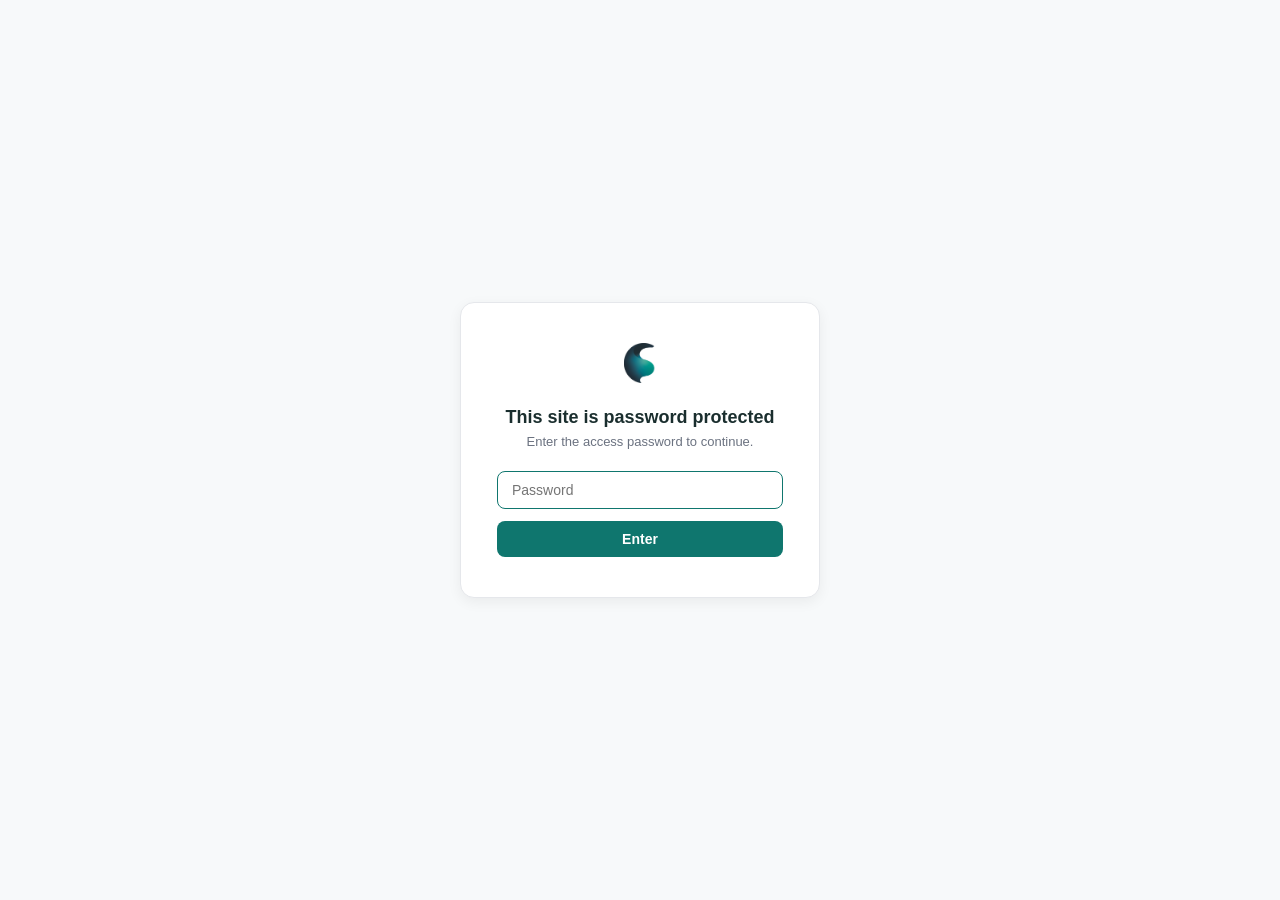
<file: portal.html>
<!DOCTYPE html>
<html lang="en">
<head>
  <meta charset="UTF-8">
  <meta name="viewport" content="width=device-width, initial-scale=1.0">
  <title>COAST Insurance — Customer Portal</title>
  <link rel="stylesheet" href="css/styles.css">
  <link rel="stylesheet" href="css/account-mock.css?v=3">
</head>
<body>

  <header class="site-header has-login">
    <div class="logo-block">
      <a href="products.html" class="logo-home-link">
        <img src="assets/logo/coast-logo.png" alt="Coast Insurance" class="logo-img">
      </a>
    </div>
    <a href="products.html" class="header-login-link">Products</a>
  </header>

  <main class="portal-main">
    <div class="portal-card" id="portalCard"></div>
    <p class="portal-foot">Prototype only: no real accounts or emails. <button type="button" class="acct-link" id="resetDemo">Reset demo data</button></p>
  </main>

  <script src="js/account-mock.js?v=2"></script>
  <script src="js/portal.js?v=2"></script>
</body>
</html>
</file>
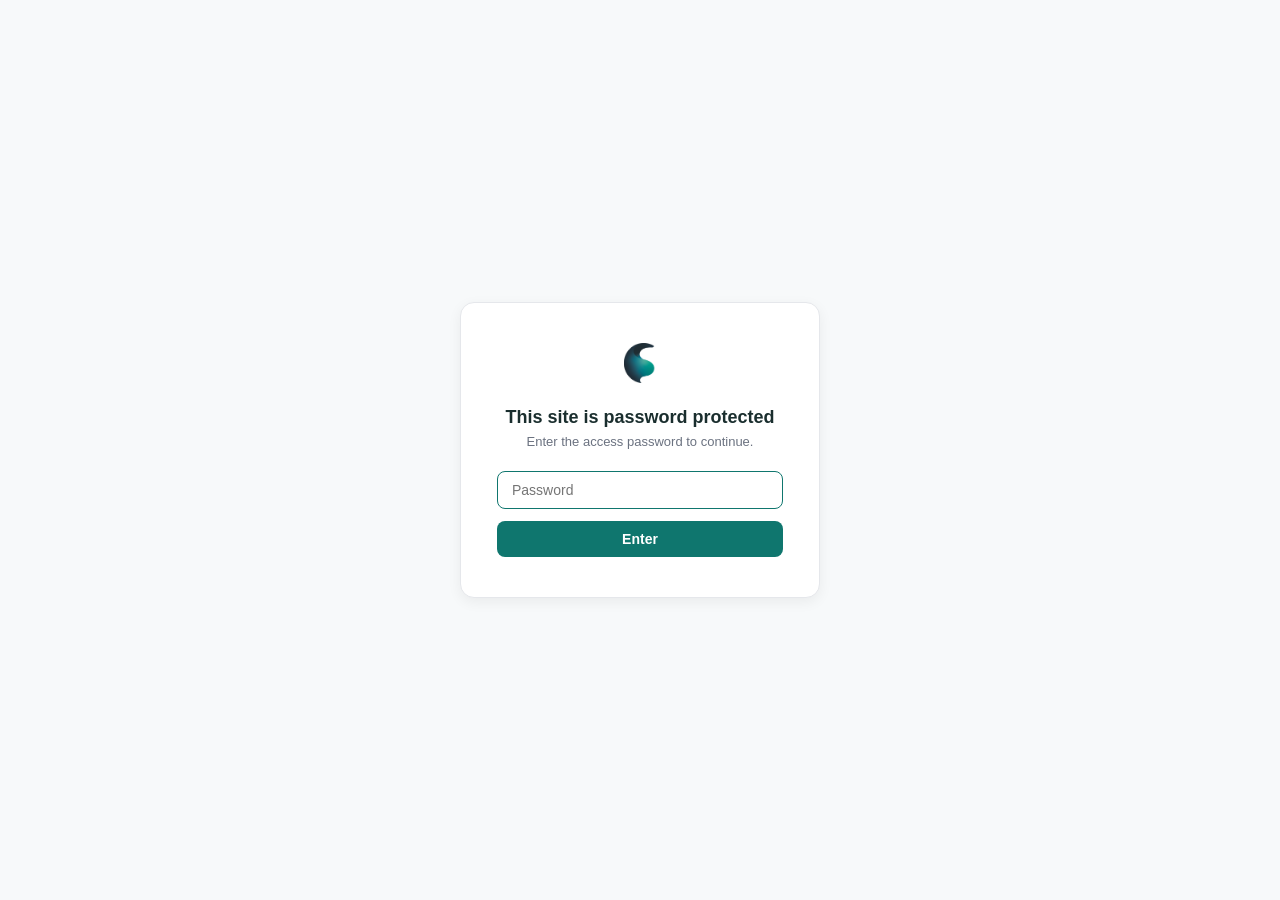
<file: products.html>
<!DOCTYPE html>
<html lang="en">
<head>
  <meta charset="UTF-8">
  <meta name="viewport" content="width=device-width, initial-scale=1.0">
  <title>COAST Insurance — Products</title>
  <link rel="stylesheet" href="css/styles.css">
</head>
<body>

  <header class="site-header">
    <div class="logo-block">
      <img src="assets/logo/coast-logo.png" alt="Coast Insurance logo" class="logo-img">
    </div>
  </header>

  <main class="products-page">
    <h1>Products</h1>
    <p class="subtitle">Browse and compare all available insurance plans.</p>

    <div class="search-row">
      <div class="search-box">
        <input type="text" id="searchInput" placeholder="Search insurance plans...">
      </div>
      <button id="searchBtn" class="search-btn">Search</button>
    </div>

    <div class="filter-pills" id="filterPills">
      <button class="pill active" data-filter="all">All</button>
      <button class="pill" data-filter="private-vessels">Private Vessels</button>
    </div>

    <p class="results-count" id="resultsCount">4 plans · Page 1 of 1</p>

    <div class="product-grid" id="productGrid">
      <a href="jet-ski.html" class="card-link">
        <div class="product-card" data-category="private-vessels" data-name="Private Vessels Comprehensive PWC Jet Ski">
          <div class="card-image">
            <img src="assets/images/product-1.jpg" alt="Private Vessels Comprehensive PWC Jet Ski">
          </div>
        </div>
      </a>

      <a href="CPWC.html" class="card-link">
        <div class="product-card" data-category="private-vessels" data-name="Private Vessels Comprehensive PWC Pleasure Craft">
          <div class="card-image">
            <img src="assets/images/product-2.jpg" alt="Private Vessels Comprehensive PWC">
          </div>
        </div>
      </a>

      <a href="TPCP.html" class="card-link">
        <div class="product-card" data-category="private-vessels" data-name="Private Vessels Third Party Only Pleasure Craft">
          <div class="card-image">
            <img src="assets/images/product-3.jpg" alt="Private Vessels Third Party Only Pleasure Craft">
          </div>
        </div>
      </a>
    </div>

    <p class="no-results" id="noResults" style="display:none;">No plans match your search.</p>
  </main>

  <script src="js/app.js"></script>
</body>
</html>
</file>
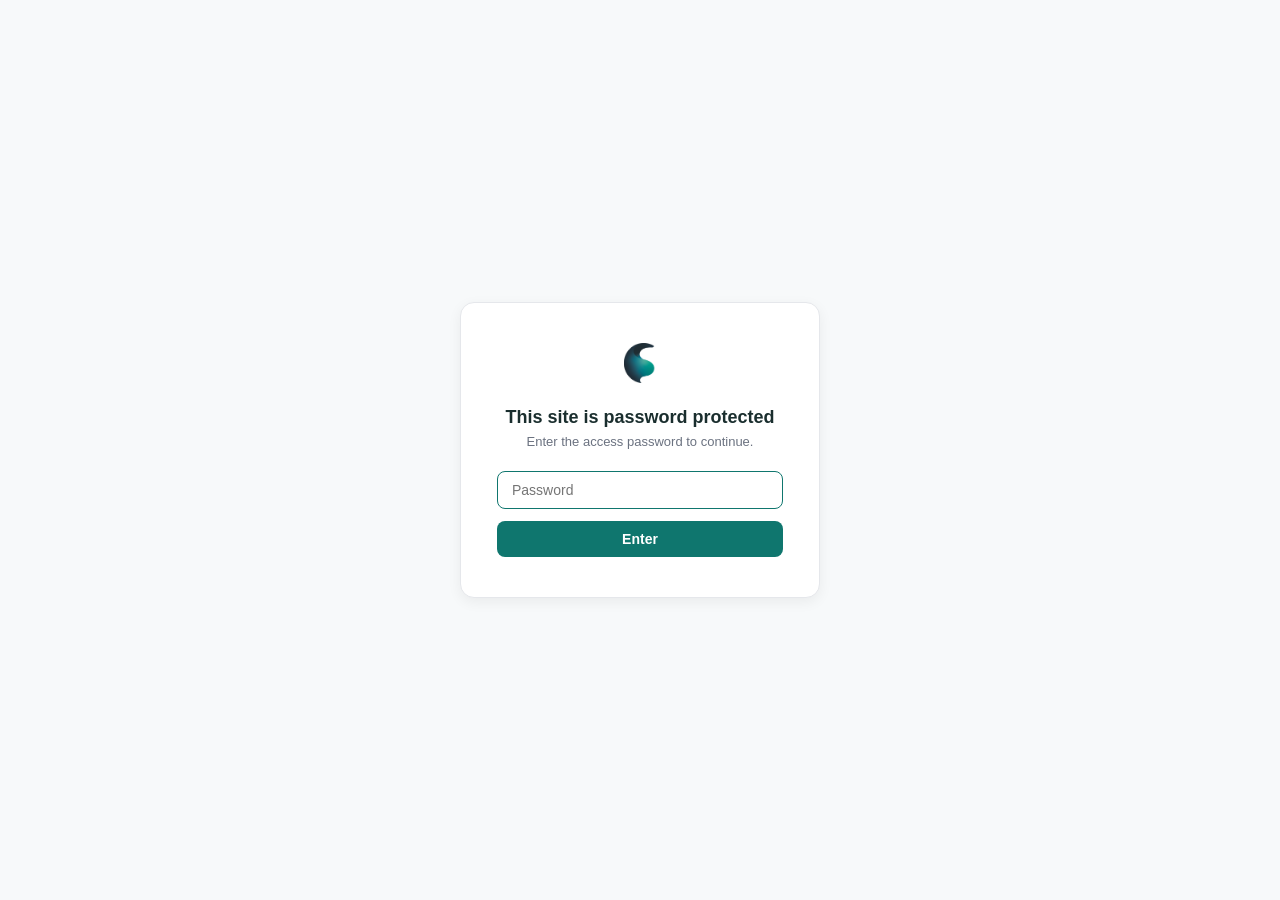
<file: TPCP.html>
<!DOCTYPE html>
<html lang="en">
<head>
  <meta charset="UTF-8">
  <meta name="viewport" content="width=device-width, initial-scale=1.0">
  <title>COAST Insurance — Third Party Only Pleasure Craft Quote</title>
  <link rel="stylesheet" href="css/styles.css?v=4">
  <link rel="stylesheet" href="css/TPCP.css?v=2.3">
  <link rel="stylesheet" href="css/quote-checkout.css?v=2">
  <link rel="stylesheet" href="css/quote-page.css?v=9">
  <link rel="stylesheet" href="css/skipper-section.css?v=27">
  <link rel="stylesheet" href="css/searchable-select.css?v=2">
  <link rel="stylesheet" href="css/account-mock.css?v=3">
</head>
<body>

  <header class="site-header has-login">
    <div class="logo-block">
      <a href="products.html" class="logo-home-link">
        <img
          src="assets/logo/coast-logo.png"
          alt="Coast Insurance"
          class="logo-img"
        >
      </a>
    </div>
    <a href="portal.html" class="header-login-link">Customer login</a>
  </header>

  <div class="progress-bar" id="progressBar" style="display:none;">
    <div class="progress-track">

      <div class="progress-step" data-step="1">
        <div class="progress-circle">1</div>
        <span class="progress-label">
          Target Market<br>Determination
        </span>
      </div>

      <div class="progress-line"></div>

      <div class="progress-step" data-step="2">
        <div class="progress-circle">2</div>
        <span class="progress-label">
          Vessel and<br>Skipper Details
        </span>
      </div>

      <div class="progress-line"></div>

      <div class="progress-step" data-step="3">
        <div class="progress-circle">3</div>
        <span class="progress-label">
          Additional Boats
        </span>
      </div>

      <div class="progress-line"></div>

      <div class="progress-step" data-step="4">
        <div class="progress-circle">4</div>
        <span class="progress-label">
          Your History
        </span>
      </div>

      <div class="progress-line"></div>

      <div class="progress-step" data-step="5">
        <div class="progress-circle">5</div>
        <span class="progress-label">
          Your Quote
        </span>
      </div>

      <div class="progress-line"></div>

      <div class="progress-step" data-step="6">
        <div class="progress-circle">6</div>
        <span class="progress-label">
          Your Details
        </span>
      </div>

      <div class="progress-line"></div>

      <div class="progress-step" data-step="7">
        <div class="progress-circle">7</div>
        <span class="progress-label">
          Payment
        </span>
      </div>

    </div>
  </div>

  <main class="quote-flow">

    <!-- INTRO (not counted in progress bar) -->
    <section class="quote-step intro-step" id="tp-step-1">
      <div class="intro-card">

        <div class="intro-header">
          <div class="intro-info-icon"><span>ⓘ</span></div>
          <div>
            <h1>Get Your Quote</h1>
            <p class="intro-product-tag">Private Vessels · Third Party Only Pleasure Craft</p>
          </div>
        </div>

        <div class="intro-divider"></div>

        <div class="intro-duty-box">

          <p class="intro-duty-title">
            Duty to take reasonable care not to make a misrepresentation
          </p>

          <p>
            When applying for this Policy, You must take reasonable care not to make a misrepresentation to Us.
            <br>
            This responsibility applies until We issue You with a Policy for the first time or agree to renew,
            extend, vary/change, or reinstate Your Policy.
          </p>

          <p>
            You must answer Our questions honestly, accurately and to the best of Your knowledge.
            <br>
            A misrepresentation includes a statement that is false, partially false, or which does not fairly reflect the truth.
            <br>
            It is not a misrepresentation if You do not answer a question or if Your answer is obviously incomplete
            or irrelevant to the question asked.
          </p>

          <p>
            The responsibility to take reasonable care not to make a misrepresentation applies to everyone
            who will be insured under the policy.
            <br>
            If You are answering questions on behalf of anyone, We will treat Your answers or representations as theirs.
          </p>

          <p>
            Whether or not You have taken reasonable care not to make a misrepresentation is to be determined
            having regard to all relevant circumstances, including the type of insurance, who it is intended to
            be sold to, whether You are represented by a broker, Your particular characteristics and circumstances
            We are aware of.
          </p>

          <p>
            If You do not meet the above Duty, We may reject or not fully pay Your claim and/or cancel Your Policy.
            <br>
            If the misrepresentation was deliberate or reckless, this is an act of fraud, and We may treat Your
            Policy as if it never existed.
          </p>

        </div>

        <label class="intro-agreement-box">
          <input type="checkbox" id="dutyAgreement">
          <span>
            By continuing, you acknowledge that you have read and understood this Duty,
            the <a href="#" id="pdsLinkIntro" target="_blank" rel="noopener noreferrer">Product Disclosure Statement (PDS)</a> and
            <a href="https://secure.ermonline.com.au/financialservices/gateway/intranet_gateway.cfm?eu=TU-5538AF79-C52E-67BF-1B0CF805C7125FDC-5538AF7A-E34D-4904-A87170AFF3B77ADC" target="_blank" rel="noopener noreferrer">Financial Services Guide (FSG)</a>.
          </span>
        </label>

        <div class="intro-actions">
          <a href="products.html" class="intro-back-btn">← Back</a>
          <button class="continue-btn" id="getStartedBtn" disabled>Continue →</button>
        </div>

      </div>
    </section>


    <!-- STEP 1 (progress): TARGET MARKET DETERMINATION -->
    <section class="quote-step form-step" id="tp-step-2" style="display:none;">
      <div class="form-card">

        <div class="form-card-header">
          <div class="tmd-icon"><span>✓</span></div>
          <div>
            <h3 class="tmd-title">Target Market Determination</h3>
            <p class="form-card-sub">
              Please answer the following to determine whether this application is within our Target Market.
            </p>
          </div>
        </div>

        <div class="question-list" id="questionList"></div>

        <div class="form-actions tmd-actions">
          <button class="back-btn" id="backBtn2">← Back</button>
          <button class="continue-btn" id="continueStep2Btn">Continue →</button>
        </div>

      </div>
    </section>


    <!-- STEP 2 (progress): VESSEL DETAILS -->
    <section class="quote-step form-step" id="tp-step-3" style="display:none;">
      <div class="form-card vessel-card">

        <div class="form-card-header">
          <div class="vessel-icon"><span>⚓</span></div>
          <div>
            <h3 class="vessel-title" id="vesselStepTitle">Vessel and Skipper Details</h3>
            <p class="form-card-sub">Please provide the details of the vessel you would like to insure.</p>
          </div>
        </div>



        <div class="field-list" id="vesselFieldList"></div>
        <div id="primarySkipperMount"></div>

        <div class="form-actions vessel-actions">
          <button class="back-btn" id="backBtn3">← Back</button>
          <button class="continue-btn" id="continueStep3Btn">Continue →</button>
        </div>

      </div>
    </section>


    <!-- STEP 3 (progress): ADDITIONAL BOATS -->
    <section
      class="quote-step form-step"
      id="tp-step-4"
      style="display:none;"
    >
      <div class="form-card additional-boats-card">

        <div class="form-card-header">
          <div class="vessel-icon">
            <span>⚓</span>
          </div>

          <div>
            <h3 class="vessel-title">
              Additional Boats
            </h3>

            <p class="form-card-sub">
              If you have an additional vessel to add to this quote, enter the details below.
            </p>
          </div>
        </div>

        <div class="section-divider">
          <span class="section-divider-icon">🛈</span>
          <span>Do you have another boat to insure?</span>
          <div
            class="question-toggle"
            id="hasAdditionalBoatToggle"
          >
            <button
              type="button"
              class="toggle-btn"
              data-value="yes"
            >
              Yes
            </button>

            <button
              type="button"
              class="toggle-btn"
              data-value="no"
            >
              No
            </button>
          </div>
        </div>

        <div id="additionalBoatsList"></div>

        <button
          type="button"
          class="add-row-btn add-unit-btn add-unit-labelled"
          id="addBoatRowBtn"
          aria-label="Add another boat"
          style="display:none;"
        >
          <span class="add-unit-plus">+</span> Add another boat
        </button>

        <div class="form-actions vessel-actions">
          <button
            type="button"
            class="back-btn"
            id="backAdditionalBoatsBtn"
          >
            ← Back
          </button>

          <button
            type="button"
            class="continue-btn"
            id="continueAdditionalBoatsBtn"
            disabled
          >
            Get Quote →
          </button>
        </div>

      </div>
    </section>

    <!-- STEP 4 (progress): EXPERIENCE AND HISTORY -->
    <section class="quote-step form-step" id="tp-step-5" style="display:none;">
      <div class="form-card">

        <div class="form-card-header">
          <div class="tmd-icon"><span>👥</span></div>
          <div>
            <h3 class="tmd-title" id="experienceStepTitle">Your History</h3>
            <p class="form-card-sub" id="experienceStepSub">Please provide information about your history.</p>
          </div>
        </div>



        <div class="section-divider">
          <span class="section-divider-icon">🛈</span>
          <span>Have you, the proposed insured, or any named skipper(s) in the past 5 years:</span>
        </div>
        <div class="question-list" id="past5YearsList"></div>

        <div id="claimsWrap" class="claims-wrap" style="display:none;">
          <p class="subsection-label">Claim Details</p>
          <div class="claims-table">
            <div class="claims-header-row">
              <span>Date Of Loss</span>
              <span>Description Of Loss</span>
              <span>Settlement Amount</span>
              <span></span>
            </div>
            <div class="claims-rows" id="claimsRows"></div>
            <div class="sk-add-bar">
            <button type="button" class="add-row-btn sk-add-btn" id="addClaimBtn" aria-label="Add another claim" title="Add another claim"><span class="add-unit-plus">+</span> Add another claim</button>
          </div>
          </div>
        </div>

        <div class="section-divider">
          <span class="section-divider-icon">🛈</span>
          <span>Have you, the proposed insured, or any named skipper(s) ever:</span>
        </div>
        <div class="question-list" id="everList"></div>

        <div class="form-actions vessel-actions">
          <button class="back-btn" id="backBtnEH">← Back</button>
          <button class="continue-btn" id="continueBtnEH">
            Continue →
          </button>
        </div>

      </div>
    </section>


    <!-- STEP 5 (progress): YOUR QUOTE -->
    <section class="quote-step form-step" id="tp-step-6" style="display:none;">
      <div class="form-card your-quote-card">

        <div class="form-card-header">
          <div class="vessel-icon"><span>📄</span></div>
          <div>
            <h3 class="vessel-title">Your Quote</h3>
            <p class="form-card-sub">Private Vessels · Third Party Only Pleasure Craft</p>
          </div>
        </div>

        <div class="your-quote-number">
          <strong>Quote Number:</strong>
          <span id="quoteNumberText"></span>
        </div>

        <div class="your-quote-premium">
          <div class="your-quote-premium-hero">
            <span class="your-quote-premium-label">Annual Premium</span>
            <strong class="your-quote-premium-amount" id="quoteAnnualPremium"></strong>
            <span class="your-quote-premium-note">Total premium payable</span>
          </div>

          <div class="your-quote-breakdown">
            <div class="your-quote-breakdown-title">Insurance Premium Breakdown</div>
            <div class="your-quote-breakdown-row"><span>Total Base Premium</span><strong id="quoteBasePremium"></strong></div>
            <div class="your-quote-breakdown-row"><span>GST</span><strong id="quoteGst"></strong></div>
            <div class="your-quote-breakdown-row"><span>Stamp Duty</span><strong id="quoteStampDuty"></strong></div>
            <div class="your-quote-breakdown-row"><span>Administration Fee</span><strong id="quoteAdminFee"></strong></div>
            <div class="your-quote-breakdown-row"><span>Fee GST</span><strong id="quoteFeeGst"></strong></div>
            <div class="your-quote-breakdown-row your-quote-breakdown-total"><span>Total Premium Payable</span><strong id="quoteTotalPremium"></strong></div>
            <div class="your-quote-breakdown-row"><span>Pay in 10 Instalments</span><strong id="quoteInstalment"></strong></div>
          </div>
        </div>

        <!-- Panels marked hide-on-referral are hidden while the quote is referred -->
        <div class="details-panel hide-on-referral">
          <div class="details-panel-heading">Excesses</div>
          <div class="your-quote-excess-list" id="quoteExcessList"></div>
        </div>

        <div class="details-panel">
          <div class="details-panel-heading">Your Cover</div>
          <div class="your-quote-cover-list" id="coverList"></div>
        </div>

        <!-- POLICY ENDORSEMENT (placeholder; will be set per product) -->
        <div class="details-panel">
          <div class="details-panel-heading">Policy Endorsements</div>
          <div class="policy-endorsement-body" id="policyEndorsementValue">Nil</div>
        </div>

        <div class="hide-on-referral">

          <div class="details-panel">
            <div class="details-panel-heading">Period of Insurance</div>
            <div class="your-quote-period">
              <label for="policyStartDate">From</label>
              <input type="date" id="policyStartDate">
              <label for="policyEndDate">To</label>
              <input type="date" id="policyEndDate">
              <span>At 4pm Local Time</span>
            </div>
          </div>

          <div class="details-panel">
            <div class="details-panel-heading">Vessel Details</div>
            <div class="your-quote-summary-list" id="vesselSummaryList"></div>
          </div>

          <div class="details-panel">
            <div class="details-panel-heading">Skipper Details</div>
            <div class="your-quote-summary-list" id="skipperSummaryList"></div>
          </div>

          <div class="your-quote-pds-note">
            <span class="section-divider-icon">🛈</span>
            <span>
              It is important that you read and understand the product features and details outlined in the
              <a href="#" id="pdsLinkQuote" target="_blank" rel="noopener noreferrer">Product Disclosure Statement (PDS)</a>.
            </span>
          </div>

          <div class="your-quote-pds-note">
            <span class="section-divider-icon">🛈</span>
            <span>
              <strong>General Advice Warning</strong><br><br>
              This advice has been prepared and provided without taking into account your personal objectives,
              financial situation or needs.
              Because of this, before acting on the advice, you should consider its appropriateness
              (having regard to your objectives, needs and financial situation).
              To decide if this insurance product is right for you, please carefully read the relevant
              Product Disclosure Statement (PDS) and Target Market Determination (TMD) relating to the policy.
              <br><br>
              Click here to view our latest
              <a
                href="https://secure.ermonline.com.au/financialservices/gateway/intranet_gateway.cfm?eu=TU-5538AF79-C52E-67BF-1B0CF805C7125FDC-5538AF7A-E34D-4904-A87170AFF3B77ADC"
                target="_blank"
                rel="noopener noreferrer"
              >Financial Services Guide (FSG)</a>.
            </span>
          </div>
        </div>

        <div class="your-quote-actions">
          <div class="your-quote-actions-left">
            <button type="button" class="back-btn" id="backBtn5">← Back</button>
            <button type="button" class="your-quote-add-boat-btn" id="addBoatBtn">+ Add Boat</button>
          </div>
          <div class="your-quote-actions-right">
            <button type="button" class="secondary-action-btn" id="emailQuoteBtn">Email Quote</button>
            <button type="button" class="your-quote-buy-btn" id="continueBtn5">Buy Online</button>
          </div>
        </div>
      </div>
    </section>

    <!-- EMAIL QUOTE MODAL -->
    <div class="quote-modal-overlay" id="emailQuoteModal" aria-hidden="true">
      <div class="quote-review-modal">

        <button type="button" class="quote-modal-close" id="closeEmailQuoteModal" aria-label="Close">×</button>

        <div class="review-modal-intro">
          <div class="review-document-icon"><span>✉</span></div>
          <h2>Your quote is ready!</h2>
          <div class="review-title-accent"></div>
          <p>A copy of your quote can be sent directly to your email address for easy reference.</p>
          <p>Simply confirm your details below and we'll send a copy of your quote immediately.</p>
          <p>You can review the quote at your convenience and return at any time to continue with your insurance purchase.</p>
          <p>Thank you for considering Coast for your insurance needs. We look forward to assisting you.</p>
        </div>

        <div class="review-details-card">
          <div class="review-section-heading">
            <div class="review-person-icon"><span>♙</span></div>
            <h3>Contact Details</h3>
          </div>

          <div class="review-field review-field-full">
            <label for="reviewInsuredName">Full Name</label>
            <div class="review-input-wrap">
              <span class="review-input-icon">♙</span>
              <input type="text" id="reviewInsuredName" placeholder="Enter full name">
            </div>
          </div>

          <div class="review-field-grid">
            <div class="review-field">
              <label for="reviewEmail">Email Address</label>
              <div class="review-input-wrap">
                <span class="review-input-icon">✉</span>
                <input type="email" id="reviewEmail" placeholder="Enter email address">
              </div>
            </div>
            <div class="review-field">
              <label for="reviewPhone">Phone Number</label>
              <div class="review-input-wrap">
                <span class="review-input-icon">☎</span>
                <input type="tel" id="reviewPhone" placeholder="Enter phone number">
              </div>
            </div>
          </div>
        </div>

        <div class="review-assistance-card">
          <div class="review-assistance-copy">
            <div class="review-assistance-icon">i</div>
            <div>
              <strong>Need assistance?</strong>
              <p>If you have any questions,<br>please contact our team.</p>
            </div>
          </div>
          <div class="review-contact-details">
            <p><span>✉</span><strong>E:</strong> info@coastins.com.au</p>
            <p><span>☎</span><strong>P:</strong> 08 6374 7000</p>
          </div>
        </div>

        <button type="button" class="review-submit-btn" id="submitQuoteReviewBtn">
          Email My Quote <span>→</span>
        </button>

      </div>
    </div>


    <!-- REFERRAL REVIEW MODAL -->
    <div class="quote-modal-overlay" id="referralQuoteModal" aria-hidden="true">
      <div class="quote-review-modal">

        <button type="button" class="quote-modal-close" id="closeReferralQuoteModal" aria-label="Close">×</button>

        <div class="review-modal-intro">
          <div class="review-document-icon"><span>📄</span></div>
          <h2>You're almost there!</h2>
          <div class="review-title-accent"></div>
          <p>
            Your enquiry requires a quick review by our team before we can proceed.
            Simply complete the information below and submit your enquiry for assessment.
          </p>
          <p>
            We'll email you shortly with a link to your quote.
            Most reviews are completed within two business days.
            If we need a little longer, we'll keep you updated along the way.
          </p>
          <p>Thank you for considering Coast for your insurance needs. We look forward to assisting you.</p>
          <p class="review-business-days">
            Business days are Monday to Friday, excluding Australian and
            Western Australian public holidays.
          </p>
        </div>

        <div class="review-details-card">
          <div class="review-section-heading">
            <div class="review-person-icon"><span>♙</span></div>
            <h3>Your Details</h3>
          </div>

          <div class="review-field review-field-full">
            <label for="referralInsuredName">Insured Name</label>
            <div class="review-input-wrap">
              <span class="review-input-icon">♙</span>
              <input type="text" id="referralInsuredName" placeholder="Enter full name">
            </div>
          </div>

          <div class="review-field-grid">
            <div class="review-field">
              <label for="referralEmail">Email Address</label>
              <div class="review-input-wrap">
                <span class="review-input-icon">✉</span>
                <input type="email" id="referralEmail" placeholder="Enter email address">
              </div>
            </div>
            <div class="review-field">
              <label for="referralPhone">Phone Number</label>
              <div class="review-input-wrap">
                <span class="review-input-icon">☎</span>
                <input type="tel" id="referralPhone" placeholder="Enter phone number">
              </div>
            </div>
          </div>
        </div>

        <div class="review-assistance-card">
          <div class="review-assistance-copy">
            <div class="review-assistance-icon">i</div>
            <div>
              <strong>Need assistance?</strong>
              <p>If you have any questions,<br>please contact our team.</p>
            </div>
          </div>
          <div class="review-contact-details">
            <p><span>✉</span><strong>E:</strong> info@coastins.com.au</p>
            <p><span>☎</span><strong>P:</strong> 08 6374 7000</p>
          </div>
        </div>

        <button type="button" class="review-submit-btn" id="submitReferralReviewBtn">
          Submit for Review <span>→</span>
        </button>

      </div>
    </div>


    <!-- DECLINE MODAL -->
    <div class="decline-modal-overlay" id="declineModal" aria-hidden="true">
      <div class="decline-modal">

        <button type="button" class="decline-modal-x" id="declineModalX" aria-label="Close">×</button>

        <div class="decline-warning-icon"><span>!</span></div>

        <h2>You Are Outside the Target Market<br>for This Product</h2>

        <div class="decline-divider"></div>

        <div class="decline-copy">
          <p>
            Based on one or more of your responses, the vessel does
            not meet the eligibility requirements set out in the Target
            Market Determination (TMD) for this insurance policy.
            As a result, we are unable to offer a quotation or provide
            cover under this product.
          </p>
        </div>

        <div class="decline-guidance">
          <div class="decline-guidance-row">
            <div class="decline-guidance-icon">↻</div>
            <p>If you believe your responses were entered incorrectly, please submit a new application.</p>
          </div>
          <div class="decline-guidance-row">
            <div class="decline-guidance-icon">☎</div>
            <p>If you require further assistance or wish to discuss further, please contact our team.</p>
          </div>
        </div>

        <div class="decline-contact-box">
          <div class="decline-contact-row">
            <span class="decline-contact-icon">✉</span>
            <strong>E:</strong>
            <span>info@coastins.com.au</span>
          </div>
          <div class="decline-contact-row">
            <span class="decline-contact-icon">☎</span>
            <strong>P:</strong>
            <span>08 6374 7000</span>
          </div>
        </div>

        <button type="button" class="decline-close-btn" id="declineCloseBtn">Close</button>

      </div>
    </div>


    <!-- STEP 5 (progress): YOUR DETAILS -->
    <section class="quote-step form-step" id="tp-step-7" style="display:none;">
      <div class="form-card additional-info-card">

        <div class="form-card-header">
          <div class="tmd-icon"><span>👤</span></div>
          <div>
            <h3 class="tmd-title">Your Details</h3>
            <p class="form-card-sub">
              Please provide your contact details and any additional information required for your policy.
            </p>
          </div>
        </div>

        <div class="additional-info-grid">

          <div class="additional-field">
            <label for="additionalFirstName">First Name</label>
            <input type="text" id="additionalFirstName" autocomplete="given-name">
          </div>

          <div class="additional-field">
            <label for="additionalLastName">Last Name</label>
            <input type="text" id="additionalLastName" autocomplete="family-name">
          </div>

          <div class="additional-field additional-field-full">
            <label for="additionalInsuredName">Insured Name</label>
            <input type="text" id="additionalInsuredName">
          </div>

          <div class="additional-field">
            <label for="additionalEmail">Email</label>
            <input type="email" id="additionalEmail" placeholder="name@example.com" autocomplete="email">
          </div>

          <div class="additional-field">
            <label for="additionalPhone">Phone Number</label>
            <input type="tel" id="additionalPhone" inputmode="numeric" placeholder="Enter phone number" autocomplete="tel">
          </div>

          <div class="additional-field additional-field-full" id="residentialAddressHost"></div>

          <div class="additional-field additional-field-full" id="postalAddressHost"></div>

          <div class="additional-field additional-field-full">
            <label for="additionalInterestedParty">Interested Party</label>
            <input type="text" id="additionalInterestedParty" placeholder="Optional">
          </div>

        </div>

        <p class="subsection-label">
          Vessel Identification
        </p>

        <div
          class="additional-vessel-details"
          id="additionalVesselDetails"
        >
          <!-- Vessel rows inserted by JavaScript -->
        </div>

        <!-- TRAILERS -->
        <div class="additional-section trailer-accent-box">

        <div class="additional-trailer-question">

            <span>
            Do you have trailer(s) to insure with the vessel(s)?

            </span>

            <select id="additionalHasTrailer">
            <option value="" disabled selected>
                Select
            </option>

            <option value="No">No</option>
            <option value="Yes">Yes</option>
            </select>

        </div>

        <div
            id="additionalTrailerSection"
            style="display:none;"
        >

            <p class="subsection-label">
            Trailer Details
            </p>

            <div id="additionalTrailerRows"></div>

            <button
            type="button"
            class="add-row-btn"
            id="addAdditionalTrailerBtn"
            >
            +
            </button>

        </div>

        </div>


        <div class="additional-attachments">
          <div>
            <strong>Attachments</strong>
            <p>Recent photographs of vessel(s), out of water survey or other supporting documents.</p>
          </div>
          <input type="file" id="additionalAttachments" multiple>
        </div>

        <div class="additional-info-note">
          <span>ⓘ</span>
          <p>Your information is securely stored and will only be used for policy, administrative and communication purposes.</p>
        </div>

        <div class="form-actions vessel-actions">
          <button class="back-btn" id="backBtn6">← Back</button>
          <button class="continue-btn" id="continueBtn6">Payment →</button>
        </div>

      </div>
    </section>


    <!-- PAYMENT -->
    <section
    class="quote-step form-step"
    id="tp-step-8"
    style="display:none;"
    >
    <div class="form-card payment-card">

        <!-- HEADER -->
        <div class="form-card-header">

        <div class="vessel-icon">
            <span>💳</span>
        </div>

        <div>
            <h3 class="vessel-title">
            Payment
            </h3>

            <p class="form-card-sub" id="paymentSubtitle">Please select how you would like to pay for your policy.</p>
        </div>

        </div>

        <!-- PREMIUM SUMMARY -->
        <div class="your-quote-premium">
          <div class="your-quote-premium-hero">
            <span class="your-quote-premium-label">Annual Premium</span>
            <strong class="your-quote-premium-amount" id="paymentAnnualPremium"></strong>
            <span class="your-quote-premium-note">Total premium payable</span>
          </div>
          <div class="your-quote-breakdown">
            <div class="your-quote-breakdown-title">Insurance Premium Breakdown</div>
            <div class="your-quote-breakdown-row"><span>Total Base Premium</span><strong id="paymentBasePremium"></strong></div>
            <div class="your-quote-breakdown-row"><span>GST</span><strong id="paymentGst"></strong></div>
            <div class="your-quote-breakdown-row"><span>Stamp Duty</span><strong id="paymentStampDuty"></strong></div>
            <div class="your-quote-breakdown-row"><span>Administration Fee</span><strong id="paymentAdminFee"></strong></div>
            <div class="your-quote-breakdown-row"><span>Fee GST</span><strong id="paymentFeeGst"></strong></div>
            <div class="your-quote-breakdown-row your-quote-breakdown-total"><span>Total Premium Payable</span><strong id="paymentTotalPremium"></strong></div>
            <div class="your-quote-breakdown-row"><span>Pay in 10 Instalments</span><strong id="paymentInstalment"></strong></div>
          </div>
        </div>

        <!-- PAYMENT METHOD SELECTION -->
        <div id="paymentMethodSelection">

        <p class="subsection-label">
            Options
        </p>

        <div class="payment-method-grid">

            <button
            type="button"
            class="payment-method-option"
            data-payment-method="card"
            >
            <span class="payment-method-icon">
                💳
            </span>

            <span class="payment-method-copy">
                <strong>
                Credit / Debit Card
                </strong>

                <small>
                Pay securely using your card
                </small>
            </span>
            </button>

            <button
            type="button"
            class="payment-method-option"
            data-payment-method="stripe"
            >
            <span class="payment-method-icon">
                S
            </span>

            <span class="payment-method-copy">
                <strong>Stripe</strong>

                <small>
                Pay securely through Stripe
                </small>
            </span>
            </button>

            <button
            type="button"
            class="payment-method-option"
            data-payment-method="afterpay"
            >
            <span class="payment-method-icon">
                4
            </span>

            <span class="payment-method-copy">
                <strong>Afterpay</strong>

                <small>
                Pay in 4 instalments
                </small>
            </span>
            </button>

        </div>

        <div class="payment-selection-actions">

            <button
            type="button"
            class="back-btn"
            id="backBtn8"
            >
            ← Back
            </button>

            <button
            type="button"
            class="continue-btn"
            id="continueToPaymentBtn"
            disabled
            >
            Continue to Payment →
            </button>

        </div>

        </div>

        <!-- PAYMENT ENTRY -->
        <div
        id="paymentEntrySection"
        class="payment-entry-section"
        style="display:none;"
        >

        <p class="subsection-label">
            Payment Details
        </p>

        <div class="payment-entry-grid">

            <div class="additional-field">

            <label for="paymentCardType">
                Card Type

            </label>

            <select id="paymentCardType">

                <option value="" disabled selected>
                Select
                </option>

                <option value="visa-debit">
                Visa Debit
                </option>

                <option value="visa-credit">
                Visa Credit
                </option>

                <option value="mastercard-debit">
                MasterCard Debit
                </option>

                <option value="mastercard-credit">
                MasterCard Credit
                </option>

                <option value="mastercard-international">
                MasterCard International
                </option>

                <option value="amex">
                American Express
                </option>

            </select>

            </div>

            <div class="additional-field">

            <label for="paymentCardholderName">
                Cardholder Name

            </label>

            <input
                type="text"
                id="paymentCardholderName"
                autocomplete="cc-name"
                placeholder="Name on card"
            >

            </div>

            <div
            class="additional-field
            additional-field-full"
            >

            <label for="paymentCardNumber">
                Card Number

            </label>

            <input
                type="text"
                id="paymentCardNumber"
                inputmode="numeric"
                autocomplete="cc-number"
                maxlength="19"
                placeholder="0000 0000 0000 0000"
            >

            </div>

            <div class="additional-field">

            <label for="paymentExpiryMonth">
                Expiry Month

            </label>

            <select id="paymentExpiryMonth">

                <option value="" disabled selected>
                Month
                </option>

                <option value="01">01</option>
                <option value="02">02</option>
                <option value="03">03</option>
                <option value="04">04</option>
                <option value="05">05</option>
                <option value="06">06</option>
                <option value="07">07</option>
                <option value="08">08</option>
                <option value="09">09</option>
                <option value="10">10</option>
                <option value="11">11</option>
                <option value="12">12</option>

            </select>

            </div>

            <div class="additional-field">

            <label for="paymentExpiryYear">
                Expiry Year

            </label>

            <select id="paymentExpiryYear">

                <option value="" disabled selected>
                Year
                </option>

                <option value="2026">2026</option>
                <option value="2027">2027</option>
                <option value="2028">2028</option>
                <option value="2029">2029</option>
                <option value="2030">2030</option>
                <option value="2031">2031</option>
                <option value="2032">2032</option>
                <option value="2033">2033</option>
                <option value="2034">2034</option>
                <option value="2035">2035</option>
                <option value="2036">2036</option>

            </select>

            </div>

            <div
            class="additional-field
            payment-ccv-field"
            >

            <label for="paymentCCV">
                CCV

            </label>

            <input
                type="text"
                id="paymentCCV"
                inputmode="numeric"
                autocomplete="cc-csc"
                maxlength="4"
                placeholder="CCV"
            >

            </div>

        </div>

        <!-- PAYMENT TOTAL -->
        <div
          class="payment-total-strip"
          id="paymentTotalStrip"
        >
          <div class="payment-total-row">
            <span>Amount Due Today</span>
            <span id="paymentAmountDue"></span>
          </div>

          <div class="payment-total-row payment-total-row-muted">
            <span>Card Surcharge</span>
            <span id="paymentSurcharge">$0.00</span>
          </div>

          <div class="payment-total-row payment-total-row-final">
            <span>Total Payable Including Surcharge</span>
            <strong id="paymentTotalPaid"></strong>
          </div>
        </div>

        <!-- PAYMENT ACTIONS -->
        <div class="payment-entry-actions">

            <button
            type="button"
            class="back-btn"
            id="paymentEntryBackBtn"
            >
            ← Back
            </button>

            <div class="payment-entry-actions-right">

            <button
                type="button"
                class="payment-secondary-btn"
                id="requestPaymentLinkBtn"
            >
                Request Payment Link
            </button>

            <button
                type="button"
                class="payment-cancel-btn"
                id="cancelPaymentBtn"
            >
                Cancel Payment
            </button>

            <button
                type="button"
                class="pay-now-btn"
                id="payNowBtn"
                disabled
            >
                Pay Now
            </button>

            </div>

        </div>

        </div>

    </div>
    </section>


    <!-- PAYMENT CONFIRMATION -->
    <section
      class="quote-step form-step"
      id="tp-step-9"
      style="display:none;"
    >
      <div class="form-card confirmation-card">

        <div class="confirmation-hero">

          <div class="confirmation-tick">
            <span>✓</span>
          </div>

          <h2>
            Your payment has been successfully processed.
          </h2>

          <div class="review-title-accent"></div>

          <p>
            Thank you for choosing Coast Insurance.
          </p>

          <p
            class="confirmation-email-note"
            id="confirmationEmailNote"
          ></p>

        </div>

        <div class="confirmation-grid">

          <div class="details-panel">

            <div class="details-panel-heading">
              Policy Summary
            </div>

            <div
              class="confirmation-list"
              id="policySummaryList"
            ></div>

          </div>

          <div class="details-panel">

            <div class="details-panel-heading">
              Payment Details
            </div>

            <div
              class="confirmation-list"
              id="paymentSummaryList"
            ></div>

          </div>

        </div>

        <div class="confirmation-actions">

          <button
            type="button"
            class="back-btn"
            id="homeBtn"
          >
            Home
          </button>

          <button
            type="button"
            class="secondary-action-btn"
            id="receiptBtn"
          >
            Receipt
          </button>

          <button
            type="button"
            class="secondary-action-btn"
            id="certificateBtn"
          >
            Certificate of Currency
          </button>

        </div>

        <p
          class="confirmation-toast"
          id="confirmationToast"
          style="display:none;"
        ></p>

      </div>
    </section>


  </main>

  <script src="js/searchable-select.js?v=3"></script>
  <script src="js/quote-checkout.js?v=8"></script>
  <script src="js/length-input.js?v=3"></script>
  <script src="js/skipper-section.js?v=27"></script>
  <script src="js/date-input.js?v=2"></script>
  <script src="js/TPCP.js?v=24"></script>
  <script src="js/account-mock.js?v=2"></script>
</body>
</html>
</file>
<file: css/login.css>
* {
  margin: 0;
  padding: 0;
  box-sizing: border-box;
}

body {
  font-family: 'Segoe UI', Arial, sans-serif;
  background: #f7f9fa;
  color: #1a2e2e;
  min-height: 100vh;
}

.login-wrap {
  min-height: 100vh;
  display: flex;
  align-items: center;
  justify-content: center;
  padding: 20px;
}

.login-card {
  background: #fff;
  border: 1px solid #e5e7eb;
  border-radius: 14px;
  padding: 40px 36px;
  max-width: 360px;
  width: 100%;
  text-align: center;
  box-shadow: 0 4px 14px rgba(0,0,0,0.06);
}

.login-logo {
  height: 40px;
  margin-bottom: 20px;
}

.login-card h1 {
  font-size: 18px;
  margin-bottom: 6px;
  color: #1a2e2e;
}

.login-sub {
  font-size: 13px;
  color: #6b7280;
  margin-bottom: 22px;
}

#loginForm {
  display: flex;
  flex-direction: column;
  gap: 12px;
}

#passwordInput {
  border: 1px solid #d1d5db;
  border-radius: 8px;
  padding: 10px 14px;
  font-size: 14px;
  outline: none;
  font-family: inherit;
}

#passwordInput:focus {
  border-color: #0f766e;
}

.login-btn {
  background: #0f766e;
  color: #fff;
  border: none;
  border-radius: 8px;
  padding: 10px;
  font-size: 14px;
  font-weight: 600;
  cursor: pointer;
}

.login-btn:hover {
  background: #0c5c56;
}

.login-error {
  color: #b91c1c;
  font-size: 12.5px;
  margin-top: 14px;
}
</file>
<file: css/styles.css>
* {
  margin: 0;
  padding: 0;
  box-sizing: border-box;
}

body {
  font-family: 'Segoe UI', Arial, sans-serif;
  background: #f7f9fa;
  color: #1a2e2e;
}

/* Header */
.site-header {
  padding: 20px 40px;
  border-bottom: 1px solid #e5e5e5;
  background: #fff;
}

.logo-img {
  height: 40px;
}

.logo-block {
  display: flex;
  align-items: center;
  gap: 10px;
}

/* Main */
.products-page {
  max-width: 1100px;
  margin: 0 auto;
  padding: 40px;
}

.products-page h1 {
  font-size: 28px;
  margin-bottom: 6px;
}

.subtitle {
  color: #6b7280;
  margin-bottom: 24px;
}

/* Search */
.search-row {
  display: flex;
  gap: 10px;
  margin-bottom: 18px;
}

.search-box {
  flex: 1;
  border: 1px solid #d1d5db;
  border-radius: 8px;
  padding: 10px 16px;
  background: #fff;
}

.search-box input {
  width: 100%;
  border: none;
  outline: none;
  font-size: 14px;
}

.search-btn {
  background: #0f766e;
  color: #fff;
  border: none;
  border-radius: 8px;
  padding: 0 24px;
  font-weight: 600;
  cursor: pointer;
}

.search-btn:hover {
  background: #0c5c56;
}

/* Filter pills */
.filter-pills {
  display: flex;
  gap: 10px;
  margin-bottom: 16px;
}

.pill {
  border: 1px solid #d1d5db;
  background: #fff;
  border-radius: 999px;
  padding: 8px 18px;
  font-size: 14px;
  cursor: pointer;
  color: #374151;
}

.pill.active {
  border-color: #0f766e;
  color: #0f766e;
  background: #ecfdf5;
}

.results-count {
  font-size: 13px;
  color: #6b7280;
  margin-bottom: 20px;
}

/* Product grid */
.product-grid {
  display: grid;
  grid-template-columns: repeat(auto-fill, minmax(230px, 1fr));
  gap: 24px;
}

.product-card {
  border: 1px solid #e5e7eb;
  border-radius: 12px;
  overflow: hidden;
  background: #fff;
  transition: box-shadow 0.2s ease, transform 0.2s ease;
}

.product-card:hover {
  box-shadow: 0 6px 16px rgba(0,0,0,0.08);
  transform: translateY(-2px);
}

.card-image {
  background: #f0f0f0;
}

.card-image img {
  width: 100%;
  height: 100%;
  object-fit: cover;
  display: block;
}
.card-link {
  text-decoration: none;
  color: inherit;
  display: block;
}

.no-results {
  margin-top: 30px;
  text-align: center;
  color: #6b7280;
}


/* ===== Page headings: a clean side bar instead of a page icon (all products) ===== */
.form-card-header .tmd-icon,
.form-card-header .vessel-icon,
.intro-header .intro-info-icon { display: none; }
.form-card-header > div:last-child,
.intro-header > div:last-child { position: relative; padding-left: 18px; }
.form-card-header > div:last-child::before,
.intro-header > div:last-child::before {
  content: ""; position: absolute; left: 0; top: 3px; bottom: 3px;
  width: 4px; border-radius: 2px; background: #0f766e;
}

/* Premium breakdown: keep only the grey divider above the total (drop the teal line from the row before it) */
.premium-line:has(+ .premium-total),
.your-quote-breakdown-row:has(+ .your-quote-breakdown-total) { border-bottom: none; }

/* ===== Test Layout card (same 848:1264 proportion as the product photos) ===== */
.test-card { position: relative; aspect-ratio: 848 / 1264; background: #0b3447; }
.test-card-sky {
  position: absolute; inset: 0 0 24% 0;
  background:
    radial-gradient(70% 45% at 78% 18%, rgba(255, 233, 196, .95), rgba(255, 233, 196, 0) 70%),
    linear-gradient(180deg, #f7f4ee 0%, #e3eeee 55%, #b9d8da 100%);
}
.test-card-sky::after {
  content: ""; position: absolute; left: 0; right: 0; bottom: 0; height: 34%;
  background: linear-gradient(180deg, rgba(160, 205, 205, .0), rgba(120, 180, 184, .55));
}
.test-card-band {
  position: absolute; left: 0; right: 0; bottom: 0; height: 24%;
  display: flex; align-items: center; gap: 18px; padding: 0 8%;
  background: linear-gradient(135deg, #0b2a5c 0%, #0b4a63 55%, #12a3a0 100%);
  color: #fff;
}
.test-card-icon {
  flex: none; width: 52px; height: 52px; border-radius: 50%;
  display: grid; place-items: center; border: 2px solid rgba(255, 255, 255, .45);
}
.test-card-label {
  font-weight: 600; font-size: 22px; line-height: 1.15; letter-spacing: .01em;
  padding-left: 18px; border-left: 1.5px solid rgba(255, 255, 255, .4);
}
</file>
<file: css/jet-ski.css>
html,
body {
  min-height: 100%;
}

body {
  min-height: 100vh;
  display: flex;
  flex-direction: column;
}

.quote-flow {
  width: 100%;
  max-width: 1200px;
  margin: 0 auto;
  padding: 12px 20px 50px;
  text-align: center;
  flex: 1;
}

.back-btn {
  background: #fff;
  color: #08788b;
  border: 1px solid #08788b;
  border-radius: 8px;
  padding: 10px 26px;
  font-size: 13px;
  font-weight: 600;
  cursor: pointer;
}

.back-btn:hover {
  background: #d3e9ef;
}

/* ===== PROGRESS BAR ===== */
.progress-bar {
  max-width: 900px;
  margin: 30px auto 0;
  padding: 0 20px;
}

.progress-track {
  display: flex;
  align-items: center;
  justify-content: center;
}

.progress-step {
  display: flex;
  flex-direction: column;
  align-items: center;
  gap: 6px;
  position: relative;
  align-self: flex-start;
}

.progress-circle {
  width: 30px;
  height: 30px;
  border-radius: 50%;
  background: #e5e7eb;
  color: #6b7280;
  display: flex;
  align-items: center;
  justify-content: center;
  font-size: 13px;
  font-weight: 600;
  transition: background 0.2s ease, color 0.2s ease;
}

.progress-step.active .progress-circle {
  background: #0f766e;
  color: #fff;
}

.progress-step.completed .progress-circle {
  background: #0f766e;
  color: #fff;
}

.progress-label {
  font-size: 10.5px;
  color: #6b7280;
  white-space: nowrap;
  text-align: center;
  line-height: 1.2;
  height: 26px;
}

.progress-step.active .progress-label {
  color: #0f766e;
  font-weight: 600;
}

.progress-line {
  flex: 1;
  height: 2px;
  background: #e5e7eb;
  margin: 0 4px;
  margin-bottom: 18px;
  min-width: 20px;
}

/* ===== FORM STEP CARD ===== */
.form-step {
  padding-top: 10px;
}

/* ===== VESSEL DETAILS FIELD LIST ===== */
.field-list {
  display: flex;
  flex-direction: column;
}

.field-row {
  display: flex;
  align-items: center;
  justify-content: space-between;
  gap: 20px;
  padding: 10px 0;
  border-bottom: 1px solid #f3f4f6;
}

.field-row:last-child {
  border-bottom: none;
}

.field-label {
  font-size: 13px;
  color: #1f2937;
  flex: 1;
  min-width: 160px;
}

.field-label .required {
  color: #b91c1c;
}

.field-input-wrap {
  flex: 1.2;
  max-width: 320px;
}

.field-input-wrap input[type="text"],
.field-input-wrap input[type="number"],
.field-input-wrap input[type="date"],
.field-input-wrap select {
  width: 100%;
  border: 1px solid #d1d5db;
  border-radius: 6px;
  padding: 8px 12px;
  font-size: 13px;
  outline: none;
  font-family: inherit;
}

.field-input-wrap input:focus,
.field-input-wrap select:focus {
  border-color: #0f766e;
}

.form-card {
  background: #fff;
  border: 1px solid #e5e7eb;
  border-radius: 14px;
  padding: 26px 30px;
  text-align: left;
  box-shadow: 0 4px 14px rgba(0,0,0,0.05);
}

.form-card-header {
  display: flex;
  gap: 10px;
  align-items: flex-start;
  margin-bottom: 12px;
  padding-bottom: 12px;
  border-bottom: 1px solid #f0f0f0;
}

.form-card-header h3 {
  font-size: 16px;
  margin-bottom: 3px;
}

.form-card-sub {
  font-size: 14px;
  color: #6b7280;
}

/* ===== INTRO / DISCLAIMER ===== */

.intro-step {
  padding-top: 20px;
}

.intro-card {
  background: #fff;
  border: 1px solid #e5e7eb;
  border-radius: 14px;
  padding: 24px 28px;
  text-align: left;
  box-shadow: 0 4px 14px rgba(0,0,0,0.05);
}

.intro-header {
  display: flex;
  align-items: center;
  gap: 14px;
}

.intro-header h1 {
  font-size: 20px;
  color: #1f2937;
}

.intro-info-icon {
  width: 44px;
  height: 44px;
  border-radius: 50%;
  background: #dff6fa;
  color: #0f8699;
  display: flex;
  justify-content: center;
  align-items: center;
  font-size: 24px;
  flex-shrink: 0;
}

.intro-divider {
  height: 1px;
  background: #e5e7eb;
  margin: 16px 0;
}

.intro-duty-box {
  border: 1px solid #8ddbe7;
  background: #f0fbfd;
  border-radius: 7px;
  padding: 16px 20px;
  color: #374151;
  font-size: 14px;
  line-height: 1.5;
}

.intro-duty-box p {
  margin-bottom: 10px;
}

.intro-duty-box p:last-child {
  margin-bottom: 0;
}

.intro-duty-title {
  color: #08788b;
  font-weight: 700;
}

.intro-agreement-box {
  display: flex;
  align-items: center;
  justify-content: space-between;
  gap: 20px;

  margin-top: 12px;
  padding: 13px 16px;

  border: 1px solid #a8dfe7;
  background: #f4fbfc;
  border-radius: 7px;

  font-size: 14px;
  color: #374151;
  cursor: pointer;
}

.intro-agreement-box input {
  width: 18px;
  height: 18px;
  accent-color: #0f766e;
  flex-shrink: 0;
  order: 2;
}

.intro-agreement-box a {
  color: #0786cc;
  text-decoration: none;
}

.intro-agreement-box a:hover {
  text-decoration: underline;
}

.intro-actions {
  display: flex;
  justify-content: space-between;
  align-items: center;
  margin-top: 20px;
  padding-top: 18px;
  border-top: 1px solid #f0f0f0;
}

.intro-back-btn {
  color: #08788b;
  background: #fff;
  border: 1px solid #08788b;
  border-radius: 8px;
  padding: 10px 26px;
  font-size: 13px;
  font-weight: 600;
  text-decoration: none;
  cursor: pointer;
}

.intro-back-btn:hover {
  background: #d3e9ef;
  text-decoration: none;
}


/* ===== QUESTION LIST — tight, vertically centered ===== */
.question-list {
  display: flex;
  flex-direction: column;
}

.question-row {
  display: flex;
  align-items: center;
  justify-content: space-between;
  gap: 16px;
  padding: 8px 0;
  border-bottom: 1px solid #f3f4f6;
}

.question-row:last-child {
  border-bottom: none;
}

.question-text {
  font-size: 13px;
  color: #1f2937;
  line-height: 1.4;
  flex: 1;
  white-space: nowrap;
}

.question-toggle {
  display: flex;
  gap: 8px;
  flex-shrink: 0;
  width: 180px;
}

.question-toggle .toggle-btn {
  flex: 1;
}

.toggle-btn {
  border: 1px solid #d1d5db;
  background: #fff;
  color: #374151;
  border-radius: 6px;
  padding: 6px 16px;
  font-size: 12.5px;
  font-weight: 600;
  cursor: pointer;
  transition: all 0.15s ease;
}

.toggle-btn:hover {
  border-color: #0f766e;
}

.toggle-btn.selected {
  background: #e6f7fb;
  border-color: #079cc0;
  color: #087f9c;
  font-weight: 700;
}

.form-actions {
  display: flex;
  justify-content: flex-end;
  gap: 10px;
  margin-top: 22px;
}

.continue-btn {
  background: #0f766e;
  color: #fff;
  border: none;
  border-radius: 8px;
  padding: 10px 26px;
  font-size: 13px;
  font-weight: 600;
  cursor: pointer;
}

.continue-btn:hover {
  background: #0c5c56;
}

.continue-btn:disabled {
  background: #d1d5db;
  cursor: not-allowed;
}

/* ===== TARGET MARKET DETERMINATION ===== */

.tmd-title {
  font-size: 22px !important;
  font-weight: 700;
  color: #153b66;
  margin-bottom: 5px !important;
}

.tmd-icon {
  width: 48px;
  height: 48px;
  border-radius: 50%;
  background: #e7f7fa;
  color: #087f9c;
  display: flex;
  align-items: center;
  justify-content: center;
  font-size: 24px;
  font-weight: 700;
  flex-shrink: 0;
}

.question-select {
  width: 180px;
  flex-shrink: 0;
  border: 1px solid #d1d5db;
  border-radius: 6px;
  background: #fff;
  padding: 8px 12px;
  font-family: inherit;
  font-size: 13px;
  color: #374151;
  outline: none;
}

.question-select:focus {
  border-color: #079cc0;
}

.tmd-actions {
  justify-content: space-between;
}

/* ===== VESSEL DETAILS ===== */

.vessel-card .form-card-header {
  margin-bottom: 8px;
  padding-bottom: 10px;
  align-items: center;
}

.vessel-title {
  font-size: 22px !important;
  font-weight: 700;
  color: #153b66;
  margin-bottom: 4px !important;
}

.vessel-icon {
  width: 48px;
  height: 48px;
  border-radius: 50%;
  background: #e7f7fa;
  color: #087f9c;
  display: flex;
  align-items: center;
  justify-content: center;
  font-size: 23px;
  flex-shrink: 0;
}

.vessel-icon span {
  font-size: 29px;
  line-height: 1;
}


/* Slightly tighter rows on Vessel Details only */
.vessel-card .field-row {
  padding: 3px 0;
  gap: 20px;
}

.vessel-card .field-input-wrap {
  flex: 1.2;
  max-width: 420px;
}

/* Length: number + m/ft */
.length-input-group {
  display: flex;
  width: 100%;
  gap: 8px;
}

.length-input-group input {
  flex: 1;
  min-width: 0;
}

.length-input-group .length-unit {
  width: 72px;
  flex-shrink: 0;
}

/* Fields revealed by conditional answers */
.conditional-field {
  margin-top: 7px;
}

.conditional-field input {
  width: 100%;
}

/* Equipment description + value */
.equipment-details {
  gap: 8px;
}

.equipment-details input:first-child {
  flex: 1;
}

.equipment-details input:last-child {
  width: 130px;
  flex-shrink: 0;
}

/* Back left, Continue right */
.vessel-actions {
  justify-content: space-between;
  margin-top: 16px;
}


/* ===== EXPERIENCE & HISTORY ===== */

.subsection-label {
  font-size: 13px;
  font-weight: 700;
  color: #153b66;
  margin: 18px 0 8px;
}

.skipper-table,
.claims-table {
  margin-bottom: 8px;
}

.skipper-header-row {
  display: grid;
  grid-template-columns: 1fr 1fr 1fr 1fr 32px;
  gap: 10px;
  margin-bottom: 6px;
}

.skipper-header-row span {
  font-size: 12px;
  font-weight: 600;
  color: #1f2937;
}

.skipper-row {
  display: grid;
  grid-template-columns: 1fr 1fr 1fr 1fr 32px;
  gap: 10px;
  align-items: center;
  margin-bottom: 8px;
}

.skipper-row input,
.skipper-row select {
  width: 100%;
  border: 1px solid #d1d5db;
  border-radius: 6px;
  padding: 8px 10px;
  font-size: 13px;
  font-family: inherit;
  outline: none;
}

.skipper-row input:focus,
.skipper-row select:focus {
  border-color: #0f766e;
}

.remove-row-btn {
  width: 28px;
  height: 28px;
  border-radius: 50%;
  border: 1px solid #d1d5db;
  background: #fff;
  color: #b91c1c;
  font-size: 14px;
  line-height: 1;
  cursor: pointer;
}

.remove-row-btn:hover {
  background: #fef2f2;
}

.add-row-btn {
  width: 30px;
  height: 30px;
  border-radius: 50%;
  border: none;
  background: #0f766e;
  color: #fff;
  font-size: 18px;
  line-height: 1;
  cursor: pointer;
  margin-top: 2px;
}

.add-row-btn:hover {
  background: #0c5c56;
}

.section-divider {
  display: flex;
  align-items: center;
  gap: 8px;
  font-size: 13px;
  font-weight: 600;
  color: #1f2937;
  margin: 18px 0 6px;
}

.section-divider-icon {
  color: #08788b;
  font-size: 15px;
}

/* "Please Specify" box shown under a history question answered Yes */
.detail-row {
  margin: -6px 0 14px;
}

.detail-row input {
  width: 100%;
  border: 1px solid #d1d5db;
  border-radius: 8px;
  padding: 9px 12px;
  font-size: 13.5px;
  font-family: inherit;
  outline: none;
}

.detail-row input:focus {
  border-color: #0f766e;
}

.claims-header-row {
  display: grid;
  grid-template-columns: 1fr 2fr 1fr 32px;
  gap: 10px;
  margin-bottom: 6px;
}

.claims-header-row span {
  font-size: 12px;
  font-weight: 600;
  color: #1f2937;
}

.claims-row {
  display: grid;
  grid-template-columns: 1fr 2fr 1fr 32px;
  gap: 10px;
  align-items: center;
  margin-bottom: 8px;
}

.claims-row input {
  width: 100%;
  border: 1px solid #d1d5db;
  border-radius: 6px;
  padding: 8px 10px;
  font-size: 13px;
  font-family: inherit;
  outline: none;
}

.claims-row input:focus {
  border-color: #0f766e;
}

.claims-wrap {
  margin-top: 4px;
}

/* ===== ADDITIONAL JET SKI ===== */

.section-divider {
  flex-wrap: wrap;
}

.section-divider .question-toggle {
  margin-left: auto;
  width: auto;
}

.unit-card {
  border: 1px solid #e5e7eb;
  border-radius: 10px;
  padding: 14px 16px;
  margin: 12px 0;
  background: #fafbfb;
  position: relative;
}

.unit-card-header {
  display: flex;
  justify-content: space-between;
  align-items: center;
  margin-bottom: 8px;
}

.unit-card-title {
  font-size: 13px;
  font-weight: 700;
  color: #153b66;
}

.unit-card .field-row {
  padding: 4px 0;
  gap: 16px;
}

.unit-card .field-input-wrap {
  max-width: 280px;
}

.add-unit-btn {
  margin: 4px 0 4px;
}

/* Larger centred +/- controls on Additional Jet Ski */

#step-4 .add-row-btn,
#step-4 .remove-row-btn {
  width: 36px;
  height: 36px;
  padding: 0;

  display: inline-flex;
  align-items: center;
  justify-content: center;

  font-size: 22px;
  font-weight: 600;
  line-height: 1;
}

/* Add jet ski button */
#step-4 .add-row-btn {
  background: #0f766e;
  color: #fff;
  border: none;
}

/* Remove jet ski button */
#step-4 .remove-row-btn {
  background: #dc2626;
  color: #fff;
  border: none;
  border-radius: 50%;
  font-size: 24px;
}

#step-4 .remove-row-btn:hover {
  background: #b91c1c;
}

/* Centre add button relative to the unit-card area */
#step-4 .add-unit-btn {
  margin: 8px auto;
}

/* ===== YOUR QUOTE ===== */

.summary-list {
  display: flex;
  flex-direction: column;
}

.summary-row {
  display: flex;
  justify-content: space-between;
  align-items: flex-start;
  gap: 20px;
  padding: 8px 0;
  border-bottom: 1px solid #f3f4f6;
}

.summary-row:last-child {
  border-bottom: none;
}

.summary-label {
  font-size: 12.5px;
  color: #6b7280;
  flex: 0 0 220px;
}

.summary-value {
  font-size: 13px;
  color: #1f2937;
  text-align: right;
  flex: 1;
}

.summary-value em {
  font-style: normal;
  color: #6b7280;
  font-size: 12px;
}

.pds-note {
  display: flex;
  gap: 8px;
  align-items: flex-start;
  font-size: 12px;
  color: #6b7280;
  margin-top: 18px;
  padding-top: 14px;
  border-top: 1px solid #f0f0f0;
}

.pds-note a {
  color: #0f766e;
}

.quote-actions {
  display: flex;
  justify-content: space-between;
  align-items: center;
  margin-top: 20px;
  flex-wrap: wrap;
  gap: 10px;
}

.quote-actions-left,
.quote-actions-right {
  display: flex;
  gap: 10px;
}

.addjetski-btn {
  background: #fff;
  color: #0f766e;
  border: 1px solid #0f766e;
  border-radius: 8px;
  padding: 10px 20px;
  font-size: 13px;
  font-weight: 600;
  cursor: pointer;
}

.addjetski-btn:hover {
  background: #ecfdf5;
}

.email-btn {
  background: #0891b2;
  color: #fff;
  border: none;
  border-radius: 8px;
  padding: 10px 26px;
  font-size: 13px;
  font-weight: 600;
  cursor: pointer;
}

.email-btn:hover {
  background: #0e7490;
}

.buy-btn {
  background: #16a34a;
  color: #fff;
  border: none;
  border-radius: 8px;
  padding: 10px 26px;
  font-size: 13px;
  font-weight: 700;
  cursor: pointer;
}

.buy-btn:hover {
  background: #15803d;
}

/* ===== YOUR QUOTE - UPDATED LAYOUT ===== */

.quote-summary-card {
  padding: 26px 30px;
}

/* Premium hero */
.premium-panel {
  border-radius: 10px;
  overflow: hidden;
  margin: 8px 0 18px;
  border: 1px solid #d7e4e5;
}

.premium-main {
  background: linear-gradient(110deg, #075262, #08a5a3);
  color: #fff;
  text-align: center;
  padding: 18px 20px;
  display: flex;
  flex-direction: column;
  align-items: center;
}

.premium-label {
  font-size: 11px;
  font-weight: 700;
  letter-spacing: 0.8px;
  text-transform: uppercase;
  opacity: 0.9;
}

.premium-amount {
  font-size: 32px;
  line-height: 1.15;
  margin: 4px 0 2px;
}

.premium-note {
  font-size: 11px;
  opacity: 0.85;
}

/* Premium table */
.premium-breakdown {
  background: linear-gradient(
    110deg,
    #d9f0f2,
    #e5f7f6
  );
  padding: 14px 20px 16px;
  color: #1f2937;
  border-top: 1px solid rgba(255, 255, 255, 0.35);
}

.premium-breakdown-title {
  color: #153b66;
  font-size: 14px;
  font-weight: 700;
  margin-bottom: 6px;
}

.premium-line {
  display: flex;
  justify-content: space-between;
  align-items: center;
  padding: 5px 0;
  border-bottom: 1px solid rgba(15, 118, 110, 0.12);
  font-size: 13px;
  color: #374151;
}


.premium-line:last-child {
  border-bottom: none;
}

.premium-line strong {
  color: #1f2937;
}

.premium-total {
  margin-top: 3px;
  padding-top: 8px;
  border-top: 1px solid #cbd5d1;
  font-weight: 700;
}

.premium-total span,
.premium-total strong {
  color: #0f766e;
  font-size: 14px;
}

/* Tick style cover details */
.quote-cover-list {
  display: flex;
  flex-direction: column;
}

.quote-cover-row {
  display: grid;
  grid-template-columns: 24px 260px 1fr;
  align-items: start;
  gap: 8px;
  padding: 6px 0;
  border-bottom: 1px solid #f3f4f6;
  font-size: 13px;
}

.quote-cover-row:last-child {
  border-bottom: none;
}

.cover-tick {
  width: 18px;
  height: 18px;
  border-radius: 50%;
  background: #dcfce7;
  color: #16a34a;
  font-size: 11px;
  font-weight: 700;

  display: flex;
  align-items: center;
  justify-content: center;
}

/* Option not included in this quote: pastel red circle (matches the pastel green tick), solid red cross.
   The cross is drawn with two bars so it sits exactly in the middle (the ✕ glyph sits low and left).
   Previous looks, if needed: add class="solid-cross" to <body> (solid red circle, white cross)
   or class="soft-cross" (pastel blue circle, red cross). */
.cover-tick.excluded {
  position: relative;
  background: #fde2e2;
  font-size: 0; /* hides the ✕ character; the bars below draw the cross */
}

.cover-tick.excluded::before,
.cover-tick.excluded::after {
  content: '';
  position: absolute;
  top: 50%;
  left: 50%;
  width: 9px;
  height: 2px;
  border-radius: 1px;
  background: #dc2626;
}

.cover-tick.excluded::before {
  transform: translate(-50%, -50%) rotate(45deg);
}

.cover-tick.excluded::after {
  transform: translate(-50%, -50%) rotate(-45deg);
}

body.solid-cross .cover-tick.excluded {
  background: #dc2626;
}

body.solid-cross .cover-tick.excluded::before,
body.solid-cross .cover-tick.excluded::after {
  background: #fff;
}

body.soft-cross .cover-tick.excluded {
  background: #e6f7fb;
}

.quote-cover-row strong {
  color: #1f2937;
  font-size: 13px;
}

.cover-value {
  color: #374151;
  text-align: right;
  line-height: 1.4;
}

.cover-value small {
  display: block;
  color: #6b7280;
  font-size: 11.5px;
  margin-top: 2px;
}

/* Section headings */
.quote-summary-card .subsection-label {
  margin: 16px 0 6px;
  font-size: 14px;
}

/* Period of Insurance - one line */
.policy-period-row {
  display: flex;
  align-items: center;
  gap: 10px;

  margin-top: 18px;
  padding: 12px 0;

  border-top: 1px solid #e5e7eb;
  border-bottom: 1px solid #e5e7eb;

  font-size: 13px;
}

.policy-period-row > strong {
  color: #153b66;
  margin-right: auto;
  font-size: 14px;
}

.policy-period-row > span {
  color: #6b7280;
  font-weight: 600;
}

.policy-period-row input {
  width: 155px;
  border: 1px solid #d1d5db;
  border-radius: 6px;
  padding: 7px 9px;
  font-family: inherit;
  font-size: 13px;
  outline: none;
}

.policy-period-row input:focus {
  border-color: #079cc0;
}

/* Make vessel/skipper summary compact */
.quote-summary-card .summary-row {
  padding: 6px 0;
}

.quote-summary-card .summary-label {
  font-weight: 600;
  color: #1f2937;
}

/* Bottom actions */
.quote-summary-card .quote-actions {
  padding-top: 16px;
  border-top: 1px solid #f0f0f0;
}

/* ===== EMAIL QUOTE REVIEW MODAL ===== */

.quote-modal-overlay {
  position: fixed;
  inset: 0;
  z-index: 9999;

  display: flex;
  align-items: center;
  justify-content: center;

  padding: 30px 20px;

  background: rgba(15, 35, 55, 0.30);
  backdrop-filter: blur(7px);
  -webkit-backdrop-filter: blur(7px);

  opacity: 0;
  visibility: hidden;
  transition: opacity 0.25s ease, visibility 0.25s ease;

  overflow-y: auto;
}

.quote-modal-overlay.active {
  opacity: 1;
  visibility: visible;
}

.quote-review-modal {
  position: relative;
  width: 100%;
  overflow-y: auto;

  background: #fff;
  border-radius: 14px;

  box-shadow: 0 25px 70px rgba(15, 35, 55, 0.24);

  transform: translateY(70px);
  opacity: 0;

  transition:
    transform 0.32s ease,
    opacity 0.32s ease;
}

.quote-modal-overlay.active .quote-review-modal {
  transform: translateY(0);
  opacity: 1;
}

/* Compact top section */
.review-document-icon {
  margin-bottom: 8px;
}

/* CLOSE BUTTON */

.quote-modal-close {
  position: absolute;
  top: 20px;
  right: 24px;

  width: 36px;
  height: 36px;

  border: none;
  background: transparent;

  color: #09285c;
  font-size: 34px;
  font-weight: 300;
  line-height: 1;

  display: flex;
  align-items: center;
  justify-content: center;

  cursor: pointer;
}


/* INTRO */

.review-modal-intro {
  max-width: 650px;
  margin: 0 auto 26px;
  text-align: center;

  color: #09285c;
}

.review-document-icon {

  border-radius: 50%;
  background: #d9f1f4;

  display: flex;
  align-items: center;
  justify-content: center;
}

.review-modal-intro h2 {
  font-weight: 700;
}

.review-title-accent {
  width: 75px;
  height: 4px;

  margin: 0 auto 20px;

  background: #078b9d;
  border-radius: 999px;
}

.review-business-days {
  color: #4e6ca4;
  font-style: italic;
  font-size: 14px !important;
  margin-bottom: 0 !important;
}




/* YOUR DETAILS */

.review-details-card,
.review-assistance-card {
  border: 1px solid #dbe5ee;
  border-radius: 10px;

  background: #fbfcfd;
}

.review-section-heading {
  display: flex;
  align-items: center;
  gap: 14px;
}

.review-section-heading h3 {
  color: #09285c;
}

.review-person-icon {

  border-radius: 50%;
  background: #d9f1f4;

  color: #087b91;

  display: flex;
  align-items: center;
  justify-content: center;
}


/* FORM */

.review-field {
  display: flex;
  flex-direction: column;
  gap: 6px;
}

.review-field label {
  color: #09285c;
  font-size: 13px;
  font-weight: 700;
}

.review-field label span {
  color: #dc2626;
}

.review-field-grid {
  display: grid;
  grid-template-columns: 1fr 1fr;
}

.review-input-wrap {
  display: flex;
  align-items: center;

  border: 1px solid #cbd7e4;
  border-radius: 7px;

  background: #fff;

  overflow: hidden;
}

.review-input-icon {

  color: #087b91;

  text-align: center;

  flex-shrink: 0;
}

.review-input-wrap input {
  width: 100%;

  border: none;
  outline: none;

  background: transparent;

  color: #1f2937;
  font-family: inherit;
  font-size: 14px;
}

.review-input-wrap:focus-within {
  border-color: #078b9d;
}


/* ASSISTANCE */

.review-assistance-card {
  display: flex;
  align-items: center;
  justify-content: space-between;
}

.review-assistance-copy {
  display: flex;
  align-items: center;
  gap: 16px;

  flex: 1;
}

.review-assistance-icon {

  border-radius: 50%;

  background: linear-gradient(135deg, #08788b, #0891b2);

  color: #fff;

  display: flex;
  align-items: center;
  justify-content: center;

  font-family: Georgia, serif;
  font-weight: 700;

  flex-shrink: 0;
}

.review-assistance-copy strong {
  color: #09285c;
  font-size: 17px;
}

.review-assistance-copy p {
  color: #09285c;
  font-size: 13px;
  line-height: 1.4;
  margin-top: 3px;
}

.review-contact-details {
  min-width: 300px;

  padding-left: 28px;

  border-left: 1px solid #ccd9e5;
}

.review-contact-details p {
  display: flex;
  align-items: center;
  gap: 8px;

  color: #09285c;
  font-size: 14px;

  margin: 6px 0;
}

.review-contact-details p > span {
  color: #087b91;
  font-size: 20px;
}

/* ===== ADDITIONAL INFORMATION ===== */

.additional-info-card .form-card-header {
  margin-bottom: 10px;
  padding-bottom: 10px;
  align-items: center;
}

/* Main customer details grid */
.additional-info-grid {
  display: grid;
  grid-template-columns: 1fr 1fr;
  gap: 8px 18px;
}

.additional-field {
  display: flex;
  flex-direction: column;
  gap: 4px;
}

.additional-field-full {
  grid-column: 1 / -1;
}

.additional-field label {
  font-size: 12.5px;
  font-weight: 600;
  color: #1f2937;
}

.optional-label {
  color: #6b7280;
  font-weight: 400;
  font-size: 11.5px;
}

.additional-field input,
.additional-field select {
  width: 100%;
  height: 34px;
  border: 1px solid #d1d5db;
  border-radius: 6px;
  padding: 6px 10px;

  font-family: inherit;
  font-size: 13px;
  color: #1f2937;
  background: #fff;
  outline: none;
}

.additional-field input:focus,
.additional-field select:focus {
  border-color: #079cc0;
}


/* ===== VESSEL IDENTIFICATION ===== */

.additional-vessel-details {
  display: flex;
  flex-direction: column;
  gap: 10px;
}

.additional-vessel-card {
  border: 1px solid #e5e7eb;
  border-radius: 8px;
  background: #fafcfc;
  padding: 10px 14px;
}

.additional-vessel-heading {
  font-size: 13px;
  font-weight: 700;
  color: #153b66;
  margin-bottom: 7px;
}

.additional-vessel-grid {
  display: grid;
  grid-template-columns: repeat(5, 1fr);
  gap: 10px;
}


/* ===== TRAILER ===== */

.additional-section {
  margin-top: 12px;
  padding-top: 10px;
  border-top: 1px solid #e5e7eb;
}

.additional-trailer-question {
  display: flex;
  align-items: center;
  justify-content: space-between;
  gap: 20px;

  font-size: 13px;
  font-weight: 600;
  color: #1f2937;
}

.additional-trailer-question select {
  width: 180px;
  border: 1px solid #d1d5db;
  border-radius: 6px;
  padding: 7px 10px;

  font-family: inherit;
  font-size: 13px;
  background: #fff;
  outline: none;
}

.additional-trailer-question select:focus {
  border-color: #079cc0;
}


/* ===== ATTACHMENTS ===== */

.additional-attachments {
  display: flex;
  align-items: center;
  justify-content: space-between;
  gap: 20px;

  margin-top: 12px;
  padding: 10px 14px;

  border: 1px solid #dbe5e7;
  border-radius: 8px;
  background: #fafcfc;
}

.additional-attachments strong {
  display: block;

  color: #153b66;
  font-size: 13px;
  margin-bottom: 2px;
}

.additional-attachments p {
  color: #6b7280;
  font-size: 11.5px;
  line-height: 1.35;
}

.additional-attachments input[type="file"] {
  max-width: 340px;
  font-family: inherit;
  font-size: 12px;
}


/* ===== INFORMATION NOTE ===== */

.additional-info-note {
  display: flex;
  align-items: center;
  gap: 8px;

  margin-top: 10px;
  padding: 8px 12px;

  background: #e8f6ff;
  border: 1px solid #bee3f8;
  border-radius: 6px;

  color: #35647d;
}

.additional-info-note > span {
  color: #079cc0;
  font-size: 16px;
  flex-shrink: 0;
}

.additional-info-note p {
  font-size: 11.5px;
  line-height: 1.35;
}


/* Slightly closer section headings on this page */

.additional-info-card .subsection-label {
  margin: 12px 0 6px;
}


/* Bottom buttons */

.additional-info-card .vessel-actions {
  margin-top: 14px;
}


/* ===== MOBILE ===== */

@media (max-width: 850px) {

  .additional-info-grid {
    grid-template-columns: 1fr;
  }

  .additional-field-full {
    grid-column: auto;
  }

  .additional-vessel-grid {
    grid-template-columns: 1fr 1fr;
  }

  .additional-attachments {
    flex-direction: column;
    align-items: stretch;
  }

  .additional-trailer-question {
    flex-direction: column;
    align-items: stretch;
  }

  .additional-trailer-question select {
    width: 100%;
  }
}

/* ===== PAYMENT PAGE ===== */

.payment-card .form-card-header {
  margin-bottom: 10px;
  padding-bottom: 10px;
  align-items: center;
}

.payment-premium-panel {
  margin-bottom: 16px;
}


/* ===== PAYMENT METHOD SELECTION ===== */

.payment-method-grid {
  display: grid;
  grid-template-columns: repeat(3, 1fr);
  gap: 12px;
  margin-top: 8px;
}

.payment-method-option {
  min-height: 78px;

  display: flex;
  align-items: center;
  gap: 12px;

  padding: 14px 16px;

  background: #fff;
  border: 1px solid #d1d5db;
  border-radius: 9px;

  text-align: left;
  font-family: inherit;

  cursor: pointer;

  transition:
    border-color 0.15s ease,
    background 0.15s ease,
    box-shadow 0.15s ease;
}

.payment-method-option:hover {
  border-color: #079cc0;
  background: #f7fcfd;
}

.payment-method-option.selected {
  border-color: #079cc0;
  background: #e9f8fa;
  box-shadow: 0 0 0 1px #079cc0;
}

.payment-method-icon {
  width: 42px;
  height: 42px;

  flex-shrink: 0;

  display: flex;
  align-items: center;
  justify-content: center;

  border-radius: 8px;

  background: #e7f7fa;
  color: #087f9c;

  font-size: 20px;
  font-weight: 700;
}

.payment-method-option.selected .payment-method-icon {
  background: #079cc0;
  color: #fff;
}

.payment-method-copy {
  display: flex;
  flex-direction: column;
  gap: 3px;
}

.payment-method-copy strong {
  color: #153b66;
  font-size: 13px;
}

.payment-method-copy small {
  color: #6b7280;
  font-size: 11.5px;
}


/* Back + Continue */

.payment-selection-actions {
  display: flex;
  align-items: center;
  justify-content: space-between;

  margin-top: 16px;
  padding-top: 14px;

  border-top: 1px solid #f0f0f0;
}


/* ===== PAYMENT ENTRY ===== */

.payment-entry-section {
  margin-top: 14px;

  padding-top: 4px;

  animation: paymentSlideDown 0.25s ease;
}

@keyframes paymentSlideDown {
  from {
    opacity: 0;
    transform: translateY(-10px);
  }

  to {
    opacity: 1;
    transform: translateY(0);
  }
}


/* Payment form */

.payment-entry-grid {
  display: grid;
  grid-template-columns: 1fr 1fr;
  gap: 9px 16px;

  padding: 14px 16px;

  background: #f8fbfb;
  border: 1px solid #dce7e8;
  border-radius: 9px;
}

.payment-entry-grid .additional-field input,
.payment-entry-grid .additional-field select {
  height: 36px;
}

.payment-ccv-field {
  max-width: 180px;
}


/* ===== PAYMENT ACTION BUTTONS ===== */

.payment-entry-actions {
  display: flex;
  align-items: center;
  justify-content: space-between;

  gap: 12px;

  margin-top: 14px;
  padding-top: 14px;

  border-top: 1px solid #f0f0f0;
}

.payment-entry-actions-right {
  display: flex;
  align-items: center;
  gap: 8px;
}

.payment-secondary-btn,
.payment-cancel-btn {
  border-radius: 8px;

  padding: 10px 18px;

  font-family: inherit;
  font-size: 12.5px;
  font-weight: 600;

  cursor: pointer;
}


/* Request payment link */

.payment-secondary-btn {
  background: #fff;
  color: #374151;

  border: 1px solid #d1d5db;
}

.payment-secondary-btn:hover {
  background: #f9fafb;
}


/* Cancel */

.payment-cancel-btn {
  background: #fff;
  color: #b91c1c;

  border: 1px solid #dc2626;
}

.payment-cancel-btn:hover {
  background: #fef2f2;
}


/* ===== MOBILE ===== */

@media (max-width: 800px) {

  .payment-method-grid {
    grid-template-columns: 1fr;
  }

  .payment-entry-grid {
    grid-template-columns: 1fr;
  }

  .payment-entry-actions {
    flex-direction: column;
    align-items: stretch;
  }

  .payment-entry-actions-right {
    flex-wrap: wrap;
  }

  .payment-entry-actions-right button {
    flex: 1;
  }

  .payment-ccv-field {
    max-width: none;
  }
}


/* SUBMIT BUTTON */

.review-submit-btn {
  width: 100%;

  border: none;
  border-radius: 9px;

  background: linear-gradient(100deg, #07879b, #04969e);

  color: #fff;
  font-weight: 700;
  font-family: inherit;

  cursor: pointer;

  display: flex;
  justify-content: center;
  align-items: center;
  gap: 18px;

  transition:
    transform 0.15s ease,
    filter 0.15s ease;
}

.review-submit-btn span {
  font-size: 28px;
  line-height: 1;
}

.review-submit-btn:hover {
  filter: brightness(0.95);
  transform: translateY(-1px);
}


/* STOP BACKGROUND SCROLLING */

body.modal-open {
  overflow: hidden;
}


/* MOBILE */

@media (max-width: 700px) {

  .quote-review-modal {
    padding: 30px 20px 24px;
  }

  .review-modal-intro h2 {
    font-size: 27px;
  }

  .review-modal-intro p {
    font-size: 14px;
  }

  .review-field-grid {
    grid-template-columns: 1fr;
    gap: 14px;
  }

  .review-assistance-card {
    flex-direction: column;
    align-items: stretch;
  }

  .review-contact-details {
    min-width: 0;
    padding-left: 0;
    padding-top: 14px;

    border-left: none;
    border-top: 1px solid #ccd9e5;
  }
}


/* Referral-disabled quote buttons */



/* ===== COMPACT REVIEW / REFERRAL POPUP ===== */

.quote-review-modal {
  max-width: 620px;
  max-height: calc(100vh - 36px);
  padding: 22px 30px;
}

.review-document-icon {
  width: 52px;
  height: 52px;
  margin: 0 auto 9px;
  font-size: 27px;
}

.review-modal-intro {
  margin-bottom: 14px;
}

.review-modal-intro h2 {
  font-size: 26px;
  margin-bottom: 6px;
}

.review-title-accent {
  margin-bottom: 12px;
}

.review-modal-intro p {
  font-size: 13.5px;
  line-height: 1.4;
  margin-bottom: 10px;
}

.review-details-card,
.review-assistance-card {
  padding: 14px 18px;
  margin-top: 11px;
}

.review-section-heading {
  margin-bottom: 8px;
}

.review-person-icon {
  width: 41px;
  height: 41px;
  font-size: 20px;
}

.review-section-heading h3 {
  font-size: 18px;
}

.review-field-grid {
  gap: 16px;
  margin-top: 10px;
}

.review-input-wrap {
  min-height: 40px;
}

.review-input-wrap input {
  padding: 9px 10px 9px 0;
}

.review-input-icon {
  width: 42px;
  font-size: 18px;
}

.review-assistance-icon {
  width: 43px;
  height: 43px;
  font-size: 24px;
}

.review-assistance-card {
  gap: 18px;
}

.review-assistance-copy p,
.review-contact-details p {
  margin: 4px 0;
}

.review-submit-btn {
  margin-top: 11px;
  padding: 11px 20px;
  font-size: 15px;
}


/* ===== DECLINE STATE - PROGRESS BAR ===== */

.progress-bar.declined .progress-circle {
  background: #cf3f4b !important;
  color: #ffffff !important;
}

.progress-bar.declined .progress-line {
  background: #e7a7ad;
}

.progress-bar.declined .progress-label {
  color: #cf3f4b !important;
}


/* ===== DECLINE MODAL OVERLAY ===== */

.decline-modal-overlay {
  position: fixed;
  inset: 0;
  z-index: 11000;

  display: flex;
  align-items: center;
  justify-content: center;

  padding: 22px;

  background: rgba(20, 35, 50, 0.38);

  backdrop-filter: blur(7px);
  -webkit-backdrop-filter: blur(7px);

  opacity: 0;
  visibility: hidden;

  transition:
    opacity 0.2s ease,
    visibility 0.2s ease;
}

.decline-modal-overlay.active {
  opacity: 1;
  visibility: visible;
}


/* ===== DECLINE MODAL ===== */

.decline-modal {
  position: relative;

  width: 100%;
  max-height: calc(100vh - 36px);

  overflow-y: auto;

  background: #ffffff;

  border: 1px solid #e1e6eb;
  border-radius: 16px;

  box-shadow: 0 25px 70px rgba(15, 35, 55, 0.25);

  color: #09285c;

  transform: translateY(25px);
  opacity: 0;

  transition:
    transform 0.25s ease,
    opacity 0.25s ease;
}

.decline-modal-overlay.active .decline-modal {
  transform: translateY(0);
  opacity: 1;
}


/* X */

.decline-modal-x {
  position: absolute;
  top: 18px;
  right: 22px;

  width: 38px;
  height: 38px;

  border: none;
  background: transparent;

  color: #24364a;

  font-size: 34px;
  font-weight: 300;
  line-height: 1;

  display: flex;
  align-items: center;
  justify-content: center;

  cursor: pointer;
}


/* Warning icon */

.decline-warning-icon {
  width: 82px;
  height: 82px;

  margin: 22px auto 22px;

  border-radius: 50%;

  background: #fdebec;
  color: #d8404b;

  display: flex;
  align-items: center;
  justify-content: center;

  font-size: 38px;
  font-weight: 700;
}


/* Heading */

.decline-modal h2 {
  margin: 0;

  text-align: center;

  color: #071e49;

  font-size: 27px;
  font-weight: 700;
  line-height: 1.25;
}

.decline-divider {
  height: 1px;

  margin: 26px 0 22px;

  background: #e2e7eb;
}


/* Main explanation */

.decline-copy p {
  margin: 0;

  color: #111f42;

  font-size: 15px;
  line-height: 1.55;
}


/* Guidance rows */

.decline-guidance {
  margin-top: 20px;
}

.decline-guidance-icon {

  flex-shrink: 0;

  background: #e4f1f7;
  color: #09285c;
}

.decline-guidance-row p {

  color: #111f42;
}


/* Contact details */

.decline-contact-box {
  margin-top: 22px;

  border: 1px solid #d7e1e8;
  border-radius: 10px;

  background: #ffffff;
}

.decline-contact-row {

  color: #111f42;
}

.decline-contact-row strong {
  color: #00889a;
}

.decline-contact-icon {

  margin-right: 6px;

  border-radius: 50%;

  background: #e4f1f7;
  color: #00889a;
}


/* Close button */

.decline-close-btn {
  width: 100%;

  margin-top: 24px;
  padding: 12px 20px;

  border: none;
  border-radius: 8px;

  background: linear-gradient(
    100deg,
    #07879b,
    #04969e
  );

  color: #ffffff;

  font-family: inherit;
  font-size: 16px;
  font-weight: 700;

  cursor: pointer;
}

.decline-close-btn:hover {
  filter: brightness(0.95);
}


/* Mobile */

@media (max-width: 650px) {

  .decline-modal {
    padding: 32px 24px 28px;
  }

  .decline-modal h2 {
    font-size: 23px;
  }

  .decline-copy p {
    font-size: 14px;
  }

}

/* ===== DECLINE MODAL POLISH ===== */

.decline-modal {
  max-width: 620px;
  padding: 34px 44px 36px;
}

/* Guidance rows */

.decline-guidance {
  max-width: 500px;
  margin: 20px auto 0;
}

.decline-guidance-row {
  display: grid;
  grid-template-columns: 46px 1fr;
  align-items: center;
  gap: 18px;

  margin: 16px 0;
}

.decline-guidance-icon {
  width: 46px;
  height: 46px;

  display: flex;
  align-items: center;
  justify-content: center;

  margin: 0;

  border-radius: 50%;

  font-size: 21px;
  line-height: 1;
}

.decline-guidance-row p {
  margin: 0;

  text-align: left;

  font-size: 14px;
  line-height: 1.45;
}

/* Full-width contact box */
.decline-contact-box {
  width: 100%;
  max-width: none;
  margin: 22px 0 0;
  padding: 14px 18px;
  box-sizing: border-box;
  text-align: left;
}


.decline-contact-row {
  display: flex;
  align-items: center;
  justify-content: flex-start;
  gap: 8px;

  margin: 7px 0;

  font-size: 13px;
  text-align: left;
}

.decline-contact-icon {
  width: 32px;
  height: 32px;

  margin: 0 4px 0 0;
  flex-shrink: 0;

  display: flex;
  align-items: center;
  justify-content: center;

  font-size: 15px;
}

.decline-contact-row strong {
  width: 22px;
  flex-shrink: 0;
}

.decline-contact-row span:last-child {
  text-align: left;
}

/* Keep full vessel fields consistent with primary Vessel Details */
#step-4 .unit-card .field-row {
  padding: 4px 0;
  gap: 20px;
}

#step-4 .unit-card .field-input-wrap {
  flex: 1.2;
  max-width: 420px;
}

/* Different skipper question: accent box, as in the other two products */
.additional-skipper-question {
  display: flex;
  align-items: center;
  justify-content: space-between;
  gap: 20px;
  margin-top: 14px;
  padding: 14px 16px;
  border: 1px solid #d7e9ec;
  border-radius: 7px;
  background: #f5fbfc;
}

.additional-skipper-question-text {
  font-size: 13px;
  font-weight: 600;
  color: #374151;
}

.additional-skipper-question .question-toggle {
  width: 180px;
  flex-shrink: 0;
}

/* Skipper section revealed after Yes: plain, under a divider, as in the other two products */
.unit-skipper-section {
  margin-top: 12px;
  padding-top: 12px;
  border-top: 1px solid #e5e7eb;
}

.unit-skipper-section .subsection-label {
  margin: 0 0 8px;
}

/* Match original Experience & History skipper layout */
.unit-skipper-section .skipper-header-row,
.unit-skipper-section .skipper-row {
  grid-template-columns: 1fr 1fr 1fr 1fr 36px;
}

.unit-skipper-section .skipper-row {
  margin-bottom: 7px;
}

.unit-skipper-section .skipper-row input,
.unit-skipper-section .skipper-row select {
  padding: 7px 9px;
  font-size: 12.5px;
}

/* Mobile */
@media (max-width: 850px) {

  .additional-skipper-question {
    flex-direction: column;
    align-items: stretch;
  }

  .additional-skipper-question .question-toggle {
    width: 100%;
  }

  .unit-skipper-section {
    overflow-x: auto;
  }

  .unit-skipper-section .skipper-header-row,
  .unit-skipper-section .skipper-row {
    min-width: 760px;
  }
}


/* ===== YOUR QUOTE - COVER SUMMARY ===== */

.cover-summary-panel {
  margin: 18px 0;
  border: 1px solid #c8e4ec;
  border-radius: 10px;
  overflow: hidden;
  background: #ffffff;
}

.cover-summary-heading {
  background: #e7f5f8;
  color: #08788b;
  padding: 10px 18px;
  font-size: 14px;
  font-weight: 700;
}

.cover-summary-panel .quote-cover-list {
  padding: 6px 18px 10px;
  background: #ffffff;
}

.cover-summary-panel .quote-cover-row {
  padding: 8px 0;
}

.cover-summary-panel .cover-tick:not(.excluded) {
  background: #dcfce7;
  color: #16a34a;
}

.quote-summary-card .summary-label {
  flex: 0 0 50%;
}

.quote-summary-card .summary-value {
  flex: 0 0 50%;
  max-width: 50%;
  text-align: right;
}

.summary-details {
  display: flex;
  flex-direction: column;
  gap: 4px;
}

.summary-details strong {
  font-weight: 700;
  color: #1f2937;
}

/* ===== QUOTE NUMBER ===== */

.quote-number-display {
  text-align: center;
  margin: 14px 0 10px;
  color: #08788b;
  font-size: 14px;
}

.quote-number-display strong {
  font-weight: 700;
}

.quote-number-display span {
  font-weight: 400;
}


/* ===== PERIOD / VESSEL INFO PANELS ===== */

.quote-info-panel {
  margin: 18px 0;
  border: 1px solid #c8e4ec;
  border-radius: 10px;
  overflow: hidden;
  background: #fff;
}

.quote-info-heading {
  background: #e7f5f8;
  color: #08788b;
  padding: 10px 18px;
  font-size: 14px;
  font-weight: 700;
}


/* Period of Insurance inside panel */

.quote-info-panel .policy-period-row {
  margin: 0;
  padding: 12px 18px;
  border: none;
}


/* Vessel Details inside panel */

.quote-info-panel .summary-list {
  padding: 6px 18px 10px;
}

.quote-info-panel .summary-row {
  padding: 8px 0;
}

.quote-info-panel .summary-value {
  padding-right: 18px;
  box-sizing: border-box;
}

.logo-block {
  text-decoration: none;
  cursor: pointer;
}
/* ===== ADDRESS LOOKUP / MANUAL ENTRY ===== */

.address-field {
  display: flex;
  flex-direction: column;
  gap: 3px;
  width: 100%;
}

.address-lookup-wrap {
  width: 100%;
}

.address-lookup-wrap input,
.address-manual input,
.address-manual select {
  width: 100%;
  border: 1px solid #d1d5db;
  border-radius: 8px;
  padding: 8px 12px;
  font-size: 13px;
  font-family: inherit;
  color: #1f2937;
  background: #ffffff;
  outline: none;
}

.address-lookup-wrap input:focus,
.address-manual input:focus,
.address-manual select:focus {
  border-color: #0f766e;
}

.address-manual {
  display: grid;
  grid-template-columns: 1fr 1fr;
  gap: 8px;
}

.address-manual input[data-addr-part="street"] {
  grid-column: 1 / -1;
}

.link-btn {
  align-self: flex-start;
  background: none;
  border: none;
  color: #08788b;
  font-size: 12.5px;
  font-weight: 600;
  cursor: pointer;
  padding: 0;
  text-decoration: underline;
}

.link-btn:hover {
  color: #09285c;
}

@media (max-width: 720px) {
  .address-manual {
    grid-template-columns: 1fr;
  }

  .address-manual input[data-addr-part="street"] {
    grid-column: auto;
  }
}
/* Keep address labels top aligned when manual fields expand */
.field-row:has(.address-field) {
  align-items: flex-start;
}

.field-row:has(.address-field) .field-label {
  padding-top: 8px;
}

/* ===== EXPERIENCE SKIPPER ACCENT BOX ===== */

.sk-block .skipper-table {
  margin-top: 10px;
  padding: 14px 16px 12px;
  border: 1px solid #e5e7eb;
  border-radius: 10px;
  background: #fafbfc;
}

/* Vessel cards */
#additionalVesselDetails .additional-vessel-card {
  padding: 14px 16px;
  border: 1px solid #e5e7eb;
  border-radius: 10px;
  background: #fafbfc;
}

#additionalVesselDetails .additional-vessel-heading {
  margin: 0 0 12px;
  padding: 0;
  border: none;
  background: transparent;
  color: #09285c;
  font-size: 13px;
  font-weight: 700;
}

/* Keep identification fields in one row */
#additionalVesselDetails .additional-vessel-grid {
  display: grid;
  grid-template-columns: repeat(5, minmax(0, 1fr));
  gap: 10px;
}

/* Trailer accent box */
.trailer-accent-box {
  margin-top: 16px;
  padding: 14px 16px;
  border: 1px solid #e5e7eb;
  border-radius: 10px;
  background: #fafbfc;
}

.trailer-accent-box .additional-trailer-question {
  margin: 0;
  padding: 0;
  border: none;
}

/* Dynamic trailer rows */
#additionalTrailerRows {
  display: flex;
  flex-direction: column;
  gap: 10px;
}

.additional-trailer-row {
  padding-top: 10px;
  border-top: 1px solid #e5e7eb;
}

#addAdditionalTrailerBtn {
  margin-top: 10px;
}

@media (max-width: 850px) {
  #additionalVesselDetails .additional-vessel-grid {
    grid-template-columns: 1fr;
  }
}

/* Force trailer question accent box */
.additional-section.trailer-accent-box {
  margin-top: 16px;
  padding: 14px 16px;
  border: 1px solid #e5e7eb;
  border-radius: 10px;
  background: #fafbfc;
}

.additional-section.trailer-accent-box
.additional-trailer-question {
  margin: 0;
  padding: 0;
  border: none;
  background: transparent;
}


/* ===== PAYMENT TOTAL ACCENT BOX ===== */

.payment-total-strip {
  margin: 14px 0 0;
  padding: 12px 16px;
  background: #f0fbfd;
  border: 1px solid #c8e4ec;
  border-radius: 10px;
}

.payment-total-row {
  display: flex;
  justify-content: space-between;
  align-items: center;
  gap: 20px;
  padding: 4px 0;
  color: #374151;
  font-size: 13px;
}

.payment-total-row-muted {
  color: #6b7280;
  font-size: 12px;
}

.payment-total-row-final {
  margin-top: 6px;
  padding-top: 9px;
  border-top: 1px dashed #b9e4ec;
  color: #09285c;
  font-size: 14px;
  font-weight: 700;
}

.payment-total-row-final strong {
  color: #0f766e;
}


/* ===== PAYMENT CONFIRMATION ===== */

.confirmation-card {
  text-align: left;
}

.confirmation-hero {
  padding: 10px 0 22px;
  text-align: center;
}

.confirmation-tick {
  display: flex;
  align-items: center;
  justify-content: center;
  width: 56px;
  height: 56px;
  margin: 0 auto 16px;
  border-radius: 50%;
  background: #ecfdf5;
  color: #0f766e;
  font-size: 26px;
  font-weight: 700;
}

.confirmation-hero h2 {
  margin: 0 0 6px;
  color: #09285c;
  font-size: 20px;
}

.confirmation-hero p {
  margin: 5px 0 0;
  color: #6b7280;
  font-size: 14px;
}

.confirmation-email-note {
  max-width: 500px;
  margin: 10px auto 0 !important;
}


/* POLICY + PAYMENT SUMMARY */

.confirmation-grid {
  display: grid;
  grid-template-columns: 1fr 1fr;
  gap: 18px;
  margin-bottom: 22px;
}

.confirmation-list {
  display: flex;
  flex-direction: column;
  padding: 6px 18px 10px;
}

.confirmation-list .summary-row {
  padding: 8px 0;
}

.confirmation-list .summary-label {
  flex: 0 0 42%;
}

.confirmation-list .summary-value {
  min-width: 0;
  text-align: right;
}


/* CONFIRMATION BUTTONS */

.confirmation-actions {
  display: flex;
  justify-content: center;
  gap: 10px;
  flex-wrap: wrap;
  padding-top: 16px;
  border-top: 1px solid #f0f0f0;
}


/* EMAIL / RECEIPT MESSAGE */

.confirmation-toast {
  width: fit-content;
  max-width: 100%;
  margin: 14px auto 0;
  padding: 10px 16px;
  border: 1px solid #a7f3d0;
  border-radius: 8px;
  background: #ecfdf5;
  color: #047857;
  font-size: 13px;
  text-align: center;
}

.confirmation-actions + .confirmation-toast {
  display: block;
  clear: both;
}

/* MOBILE */

@media (max-width: 720px) {
  .confirmation-grid {
    grid-template-columns: 1fr;
  }

  .confirmation-actions {
    flex-direction: column;
  }

  .confirmation-actions button {
    width: 100%;
  }
}

/* Every dropdown uses the same grey background. Kept last so it wins over the white text-box styles above. */
select,
.question-select,
.additional-field select,
.additional-trailer-question select,
.address-manual select {
  background-color: #efefef;
}

/* ---------- Intro: policy class line under "Get Your Quote" ---------- */
.intro-product-tag {
  margin: 0;
  font-size: 13px;
  font-weight: 600;
  color: #08788b;
  letter-spacing: 0.3px;
}


/* ===== Skipper Details: column headings in capitals (Jet Ski page only) ===== */
body.jet-ski .sk-block .skipper-header-row span {
  text-transform: uppercase; letter-spacing: 0.04em; font-size: 11px; font-weight: 700; color: #374151;
}
body.jet-ski .unit-card .sk-block .skipper-header-row span { font-size: 10.5px; letter-spacing: 0.03em; }

/* Jet Ski Your Details: sections size their boxes to the number of fields they hold */
body.jet-ski #additionalVesselDetails .additional-vessel-card .additional-vessel-grid {
  grid-template-columns: repeat(var(--field-count, 5), minmax(0, 1fr));
}
@media (max-width: 900px) {
  body.jet-ski #additionalVesselDetails .additional-vessel-card .additional-vessel-grid { grid-template-columns: 1fr 1fr; }
}
@media (max-width: 600px) {
  body.jet-ski #additionalVesselDetails .additional-vessel-card .additional-vessel-grid { grid-template-columns: 1fr; }
}

/* ===== Inline confirmation before removing a skipper row or PWC / Jet Ski card ===== */
.rm-confirm { display: flex; align-items: center; justify-content: space-between; gap: 12px; flex-wrap: wrap; margin: 6px 0; padding: 8px 12px; background: #fef2f2; border: 1px solid #fecaca; border-left: 3px solid #dc2626; border-radius: 8px; font-size: 12.5px; color: #7f1d1d; animation: rm-in 0.15s ease-out; }
.rm-confirm-text strong { color: #991b1b; font-weight: 700; }
.rm-confirm-actions { display: inline-flex; gap: 8px; }
.rm-confirm button { font: inherit; font-weight: 600; padding: 5px 14px; border-radius: 6px; cursor: pointer; line-height: 1.2; }
.rm-confirm .rm-yes { background: #dc2626; color: #fff; border: 1px solid #dc2626; }
.rm-confirm .rm-yes:hover { background: #b91c1c; border-color: #b91c1c; }
.rm-confirm .rm-no { background: #fff; color: #374151; border: 1px solid #d1d5db; }
.rm-confirm .rm-no:hover { background: #f3f4f6; }
.rm-pending { box-shadow: 0 0 0 2px rgba(220, 38, 38, 0.25); border-radius: 8px; }
@keyframes rm-in { from { opacity: 0; transform: translateY(-3px); } to { opacity: 1; transform: none; } }
</file>
<file: css/quote-checkout.css>
/* Styles for the checkout steps (Your Details, Payment, Confirmation) shared by the Jet Ski and
   Comprehensive Pleasure Craft quote flows. */

.additional-vessel-details {
  display: flex;
  flex-direction: column;
  gap: 16px;
  margin-top: 12px;
}

.additional-vessel-card {
  overflow: hidden;
  border: 1px solid #d7e9ec;
  border-radius: 8px;
  background: #ffffff;
}

.additional-vessel-heading {
  padding: 10px 16px;
  border-bottom: 1px solid #d7e9ec;
  background: #edf8fa;
  color: #08788b;
  font-size: 14px;
  font-weight: 700;
}

.additional-vessel-card .subsection-label {
  margin: 14px 16px 8px;
}

.additional-vessel-grid {
  display: grid;
  grid-template-columns: repeat(2, minmax(0, 1fr));
  gap: 12px 16px;
  padding: 0 16px 16px;
}

#additionalTrailerSection {
  margin-top: 16px;
}

.additional-trailer-row {
  position: relative;
}

.additional-trailer-row .remove-row-btn {
  align-self: end;
  width: 32px;
  height: 32px;
}

@media (max-width: 700px) {
  .additional-vessel-grid {
    grid-template-columns: 1fr;
  }
}
.payment-cancel-btn {
  padding: 10px 22px;
  border: 1px solid #dc2626;
  border-radius: 8px;
  background: #ffffff;
  color: #dc2626;
  font-family: inherit;
  font-size: 13px;
  font-weight: 600;
  cursor: pointer;
}

.payment-cancel-btn:hover {
  background: #fef2f2;
}

.pay-now-btn {
  padding: 10px 26px;
  border: none;
  border-radius: 8px;
  background: #16a34a;
  color: #ffffff;
  font-family: inherit;
  font-size: 13px;
  font-weight: 700;
  cursor: pointer;
}

.pay-now-btn:hover {
  background: #15803d;
}

.pay-now-btn:disabled {
  background: #d1d5db;
  color: #ffffff;
  cursor: not-allowed;
}
#additionalVesselDetails .additional-vessel-card {
  padding: 14px 16px;
  border: 1px solid #e5e7eb;
  border-radius: 10px;
  background: #fafbfc;
  overflow: visible;
}

#additionalVesselDetails .additional-vessel-heading {
  margin: 0 0 12px;
  padding: 0;
  border: none;
  background: transparent;
  color: #09285c;
  font-size: 13px;
  font-weight: 700;
}
#additionalVesselDetails .subsection-label {
  margin: 10px 0 6px;
}
#additionalVesselDetails .additional-vessel-grid {
  display: grid;
  grid-template-columns: repeat(4, minmax(0, 1fr));
  gap: 10px;
  padding: 0;
}
#additionalVesselDetails
  .subsection-label:first-of-type
  + .additional-vessel-grid {
  grid-template-columns: repeat(3, minmax(0, 1fr));
}
.trailer-accent-box {
  margin-top: 16px;
  padding: 14px 16px;
  border: 1px solid #e5e7eb;
  border-radius: 10px;
  background: #fafbfc;
}

.trailer-accent-box .additional-trailer-question {
  margin: 0;
  padding: 0;
  border: none;
}
#additionalTrailerRows {
  display: flex;
  flex-direction: column;
  gap: 10px;
}

#additionalTrailerRows .additional-trailer-row {
  padding: 10px 0 0;
  border: none;
  border-top: 1px solid #e5e7eb;
  border-radius: 0;
  background: transparent;
}

#additionalTrailerRows .additional-vessel-heading {
  margin-bottom: 8px;
  padding: 0;
  border: none;
  background: transparent;
  color: #09285c;
  font-size: 13px;
  font-weight: 700;
}

#additionalTrailerRows .additional-vessel-grid {
  display: grid;
  grid-template-columns: 2fr 1fr 1.5fr 32px;
  gap: 12px;
  padding: 0;
  align-items: end;
}

#addAdditionalTrailerBtn {
  margin-top: 10px;
}

@media (max-width: 850px) {
  #additionalVesselDetails .additional-vessel-grid,
  #additionalVesselDetails
    .subsection-label:first-of-type
    + .additional-vessel-grid,
  #additionalTrailerRows .additional-vessel-grid {
    grid-template-columns: 1fr;
  }
}
</file>
<file: css/quote-page.css>
/* Your Quote page layout shared by all three quote flows (premium, excesses, cover, period, vessel and
   skipper details, actions), plus the details panels also used on the confirmation screen. */

.details-panel {
  margin: 18px 0;
  overflow: hidden;
  border: 1px solid #c8e4ec;
  border-radius: 10px;
  background: #ffffff;
}

.details-panel-heading {
  padding: 10px 18px;
  background: #e7f5f8;
  color: #08788b;
  font-size: 14px;
  font-weight: 700;
  text-align: left;
}

.details-row {
  display: flex;
  align-items: flex-start;
  gap: 20px;
  padding: 10px 0;
  border-bottom: 1px solid #f3f4f6;
}

.details-row:last-child {
  border-bottom: none;
}

.details-label {
  flex: 0 0 50%;
  color: #1f2937;
  font-size: 13px;
  font-weight: 600;
  text-align: left;
}

.details-value {
  display: flex;
  flex: 0 0 50%;
  max-width: 50%;
  flex-direction: column;
  gap: 4px;
  padding-right: 18px;
  box-sizing: border-box;
  color: #1f2937;
  font-size: 13px;
  text-align: right;
}

.details-value > span {
  display: block;
}

.details-value strong {
  color: #1f2937;
  font-weight: 700;
}

@media (max-width: 760px) {
  .details-row {
    flex-direction: column;
  }

  .details-label,
  .details-value {
    flex: none;
    width: 100%;
    max-width: none;
    padding-right: 0;
    text-align: left;
  }
}

.secondary-action-btn {
  padding: 10px 26px;
  border: none;
  border-radius: 8px;
  background: #0891b2;
  color: #ffffff;
  font-family: inherit;
  font-size: 13px;
  font-weight: 600;
  cursor: pointer;
}

.secondary-action-btn:hover {
  background: #0e7490;
}

@media (max-width: 760px) {
  .details-row {
    grid-template-columns: 1fr;
    gap: 3px;
  }

  .details-row strong {
    text-align: left;
  }
}

.your-quote-card {
  padding: 26px 30px;
  text-align: left;
}

.your-quote-number {
  margin: 14px 0 10px;
  color: #08788b;
  font-size: 14px;
  text-align: center;
}

.your-quote-number strong {
  font-weight: 700;
}

.your-quote-premium {
  margin: 8px 0 18px;
  overflow: hidden;
  border: 1px solid #d7e4e5;
  border-radius: 10px;
}

.your-quote-premium-hero {
  display: flex;
  flex-direction: column;
  align-items: center;
  padding: 18px 20px;
  background: linear-gradient(110deg, #075262, #08a5a3);
  color: #ffffff;
  text-align: center;
}

.your-quote-premium-label {
  font-size: 11px;
  font-weight: 700;
  letter-spacing: 0.8px;
  text-transform: uppercase;
  opacity: 0.9;
}

.your-quote-premium-amount {
  margin: 4px 0 2px;
  font-size: 32px;
  line-height: 1.15;
}

.your-quote-premium-note {
  font-size: 11px;
  opacity: 0.85;
}

.your-quote-breakdown {
  padding: 14px 20px 16px;
  background: linear-gradient(110deg, #d9f0f2, #e5f7f6);
}

.your-quote-breakdown-title {
  margin-bottom: 6px;
  color: #153b66;
  font-size: 14px;
  font-weight: 700;
}

.your-quote-breakdown-row {
  display: flex;
  align-items: center;
  justify-content: space-between;
  padding: 5px 0;
  border-bottom: 1px solid rgba(15, 118, 110, 0.12);
  color: #374151;
  font-size: 13px;
}

.your-quote-breakdown-row:last-child {
  border-bottom: none;
}

.your-quote-breakdown-row strong {
  color: #1f2937;
}

.your-quote-breakdown-total {
  margin-top: 3px;
  padding-top: 8px;
  border-top: 1px solid #cbd5d1;
  font-weight: 700;
}

.your-quote-breakdown-total span,
.your-quote-breakdown-total strong {
  color: #0f766e;
  font-size: 14px;
}

.your-quote-excess-list {
  padding: 6px 18px;
  background: #f3f4f6;
}

.your-quote-excess-row {
  display: flex;
  align-items: center;
  justify-content: space-between;
  padding: 9px 0;
  border-bottom: 1px solid #e1e4e8;
  color: #374151;
  font-size: 13px;
}

.your-quote-excess-row:last-child {
  border-bottom: none;
}

.your-quote-excess-row strong {
  margin-left: 20px;
  color: #1f2937;
  text-align: right;
}

/* Policy Endorsements panel, directly after Your Cover. Shows Nil until set per product. */
.policy-endorsement-body {
  padding: 12px 18px;
  color: #374151;
  font-size: 13px;
}

.your-quote-cover-list {
  padding: 6px 18px 10px;
}

.your-quote-cover-row {
  display: grid;
  grid-template-columns:
    24px
    260px
    minmax(0, 1fr);
  gap: 12px;
  align-items: start;
  padding: 9px 0;
  border-bottom: 1px solid #f3f4f6;
  font-size: 13px;
}

.your-quote-cover-row:last-child {
  border-bottom: none;
}

.your-quote-cover-tick {
  display: flex;
  align-items: center;
  justify-content: center;
  width: 18px;
  height: 18px;
  border-radius: 50%;
  background: #dcfce7;
  color: #16a34a;
  font-size: 11px;
  font-weight: 700;
}

/* Option not included in this quote: pastel red circle (matches the pastel green tick), solid red cross.
   The cross is drawn with two bars so it sits exactly in the middle (the ✕ glyph sits low and left).
   Previous looks, if needed: add class="solid-cross" to <body> (solid red circle, white cross)
   or class="soft-cross" (pastel blue circle, red cross). */
.your-quote-cover-tick.excluded {
  position: relative;
  background: #fde2e2;
  font-size: 0; /* hides the ✕ character; the bars below draw the cross */
}

.your-quote-cover-tick.excluded::before,
.your-quote-cover-tick.excluded::after {
  content: '';
  position: absolute;
  top: 50%;
  left: 50%;
  width: 9px;
  height: 2px;
  border-radius: 1px;
  background: #dc2626;
}

.your-quote-cover-tick.excluded::before {
  transform: translate(-50%, -50%) rotate(45deg);
}

.your-quote-cover-tick.excluded::after {
  transform: translate(-50%, -50%) rotate(-45deg);
}

body.solid-cross .your-quote-cover-tick.excluded {
  background: #dc2626;
}

body.solid-cross .your-quote-cover-tick.excluded::before,
body.solid-cross .your-quote-cover-tick.excluded::after {
  background: #fff;
}

body.soft-cross .your-quote-cover-tick.excluded {
  background: #e6f7fb;
}

.your-quote-cover-row > strong {
  color: #1f2937;
  font-size: 13px;
  text-align: left;
}

.your-quote-cover-value {
  color: #374151;
  line-height: 1.4;
  text-align: right;
}

.your-quote-cover-value small {
  display: block;
  margin-top: 3px;
  color: #6b7280;
  font-size: 11.5px;
  line-height: 1.4;
  text-align: right;
}

.your-quote-period {
  display: flex;
  align-items: center;
  gap: 10px;
  padding: 14px 18px;
  font-size: 13px;
}

.your-quote-period label,
.your-quote-period span {
  color: #6b7280;
  font-weight: 600;
}

.your-quote-period input {
  width: 155px;
  padding: 7px 9px;
  border: 1px solid #d1d5db;
  border-radius: 6px;
  outline: none;
  font-family: inherit;
  font-size: 13px;
}

.your-quote-period input:focus {
  border-color: #079cc0;
}

.your-quote-summary-list {
  padding: 6px 18px 10px;
}

.your-quote-pds-note {
  display: flex;
  align-items: flex-start;
  gap: 8px;
  margin-top: 18px;
  padding: 14px 0;
  border-top: 1px solid #f0f0f0;
  color: #6b7280;
  font-size: 12px;
  line-height: 1.45;
}

.your-quote-actions {
  display: flex;
  align-items: center;
  justify-content: space-between;
  gap: 12px;
  margin-top: 6px;
  padding-top: 16px;
  border-top: 1px solid #f0f0f0;
}

.your-quote-actions-left,
.your-quote-actions-right {
  display: flex;
  align-items: center;
  gap: 10px;
}

.your-quote-add-boat-btn {
  padding: 10px 20px;
  border: 1px solid #0f766e;
  border-radius: 8px;
  background: #ffffff;
  color: #0f766e;
  font-family: inherit;
  font-size: 13px;
  font-weight: 600;
  cursor: pointer;
}

.your-quote-add-boat-btn:hover {
  background: #ecfdf5;
}

.your-quote-buy-btn {
  padding: 10px 26px;
  border: none;
  border-radius: 8px;
  background: #16a34a;
  color: #ffffff;
  font-family: inherit;
  font-size: 13px;
  font-weight: 700;
  cursor: pointer;
}

.your-quote-buy-btn:hover {
  background: #15803d;
}

@media (max-width: 760px) {
  .your-quote-cover-row {
    grid-template-columns:
      24px
      minmax(0, 1fr);
  }

  .your-quote-cover-value {
    grid-column: 2;
    text-align: left;
  }

  .your-quote-cover-value small {
    text-align: left;
  }

  .your-quote-period {
    flex-wrap: wrap;
  }

  .your-quote-period input {
    flex: 1;
    min-width: 150px;
  }

  .your-quote-actions {
    flex-direction: column;
    align-items: stretch;
  }

  .your-quote-actions-left,
  .your-quote-actions-right {
    justify-content: space-between;
  }
}

/* Email Quote and Buy Online while a quote is referred */
.referral-disabled,
.referral-disabled:hover {
  background: #d1d5db !important;
  border-color: #d1d5db !important;
  color: #8b939c !important;

  cursor: not-allowed !important;

  transform: none !important;
  box-shadow: none !important;

  opacity: 0.75;
}
</file>
<file: css/searchable-select.css>
/* Search panel opened from any dropdown (js/searchable-select.js). */

.searchable-select-panel {
  position: fixed;
  z-index: 3000;
  display: flex;
  flex-direction: column;
  max-height: 320px;
  overflow: hidden;
  border: 1px solid #d1d5db;
  border-radius: 8px;
  background: #ffffff;
  box-shadow: 0 10px 24px rgba(15, 23, 42, 0.14);
  font-family: 'Segoe UI', Arial, sans-serif;
}

.searchable-select-panel[hidden] {
  display: none;
}

.searchable-select-search {
  margin: 8px;
  padding: 8px 10px;
  border: 1px solid #d1d5db;
  border-radius: 6px;
  font-family: inherit;
  font-size: 13px;
  outline: none;
}

.searchable-select-search:focus {
  border-color: #0f766e;
}

.searchable-select-list {
  margin: 0;
  padding: 0 0 6px;
  overflow-y: auto;
  list-style: none;
}

.searchable-select-list li {
  padding: 7px 12px;
  color: #1f2937;
  font-size: 13px;
  cursor: pointer;
}

.searchable-select-list li.selected {
  font-weight: 600;
  color: #0f766e;
}

.searchable-select-list li.highlighted {
  background: #e6f7fb;
}

.searchable-select-list .searchable-select-empty {
  color: #6b7280;
  cursor: default;
}
</file>
<file: css/CPWC.css>
html,
body {
  min-height: 100%;
}

body {
  min-height: 100vh;
  display: flex;
  flex-direction: column;
}

.quote-flow {
  width: 100%;
  max-width: 1200px;
  margin: 0 auto;
  padding: 12px 20px 50px;
  text-align: center;
  flex: 1;
}

.intro-step {
  padding-top: 20px;
}

.intro-card {
  background: #fff;
  border: 1px solid #e5e7eb;
  border-radius: 14px;
  padding: 24px 28px;
  text-align: left;
  box-shadow: 0 4px 14px rgba(0,0,0,0.05);
}

.intro-header {
  display: flex;
  align-items: center;
  gap: 14px;
}

.intro-header h1 {
  font-size: 20px;
  color: #1f2937;
}

.intro-info-icon {
  width: 44px;
  height: 44px;
  border-radius: 50%;
  background: #dff6fa;
  color: #0f8699;
  display: flex;
  justify-content: center;
  align-items: center;
  font-size: 24px;
  flex-shrink: 0;
}

.intro-divider {
  height: 1px;
  background: #e5e7eb;
  margin: 16px 0;
}

.intro-duty-box {
  border: 1px solid #8ddbe7;
  background: #f0fbfd;
  border-radius: 7px;
  padding: 16px 20px;
  color: #374151;
  font-size: 14px;
  line-height: 1.5;
}

.intro-duty-box p {
  margin-bottom: 10px;
}

.intro-duty-box p:last-child {
  margin-bottom: 0;
}

.intro-duty-title {
  color: #08788b;
  font-weight: 700;
}

.intro-agreement-box {
  display: flex;
  align-items: center;
  justify-content: space-between;
  gap: 20px;
  margin-top: 12px;
  padding: 13px 16px;
  border: 1px solid #a8dfe7;
  background: #f4fbfc;
  border-radius: 7px;
  font-size: 14px;
  color: #374151;
  cursor: pointer;
}

.intro-agreement-box input {
  width: 18px;
  height: 18px;
  accent-color: #0f766e;
  flex-shrink: 0;
  order: 2;
}

.intro-actions {
  display: flex;
  justify-content: space-between;
  align-items: center;
  margin-top: 20px;
  padding-top: 18px;
  border-top: 1px solid #f0f0f0;
}

.intro-back-btn {
  color: #08788b;
  background: #fff;
  border: 1px solid #08788b;
  border-radius: 8px;
  padding: 10px 26px;
  font-size: 13px;
  font-weight: 600;
  text-decoration: none;
  cursor: pointer;
}

.intro-back-btn:hover {
  background: #d3e9ef;
}

.continue-btn {
  background: #0f766e;
  color: #fff;
  border: none;
  border-radius: 8px;
  padding: 10px 26px;
  font-size: 13px;
  font-weight: 600;
  cursor: pointer;
}

.continue-btn:hover {
  background: #0c5c56;
}

.continue-btn:disabled {
  background: #d1d5db;
  cursor: not-allowed;
}

/* ===== CPWC COMPACT VESSEL DETAILS ===== */

.vessel-card .field-row {
  padding: 4px 0;
  gap: 20px;
}

.vessel-card .field-input-wrap {
  flex: 1.2;
  max-width: 420px;
}

/* Equipment description and value on one line */

.vessel-card .equipment-details {
  display: flex;
  flex-direction: row;
  gap: 8px;
  width: 100%;
}

.vessel-card .equipment-details input:first-child {
  flex: 1 1 0;
  width: 0;
  min-width: 0;
}

.vessel-card .equipment-details input:last-child {
  flex: 0 0 130px;
  width: 130px;
  min-width: 130px;
}

/* Light grey currency placeholders */

input[data-currency="true"]::placeholder {
  color: #9ca3af;
  opacity: 1;
}

/* Red information icon and yellow hover box */

.field-label {
  display: flex;
  align-items: center;
  gap: 7px;
}

.info-tooltip {
  position: relative;
  display: inline-flex;
  flex-shrink: 0;
}

.info-tooltip-icon {
  width: 17px;
  height: 17px;

  display: inline-flex;
  align-items: center;
  justify-content: center;

  border: 1.5px solid #dc2626;
  border-radius: 50%;

  color: #dc2626;
  background: #ffffff;

  font-family: Georgia, serif;
  font-size: 11px;
  font-weight: 700;
  line-height: 1;

  cursor: help;
}

.info-tooltip-box {
  position: absolute;
  left: 50%;
  bottom: calc(100% + 9px);
  z-index: 500;
  padding: 10px 12px;

  background: #fff6c3;
  border: 1px solid #e2b93b;
  border-radius: 6px;

  color: #5f4b00;
  font-size: 12px;
  font-weight: 400;
  line-height: 1.4;

  box-shadow: 0 6px 16px rgba(197, 152, 2, 0.18);

  opacity: 0;
  visibility: hidden;
  pointer-events: none;

  transform: translate(-50%, 5px);

  transition:
    opacity 0.15s ease,
    visibility 0.15s ease,
    transform 0.15s ease;
}

.info-tooltip-box::after {
  content: "";
  position: absolute;
  top: 100%;
  left: 50%;

  border: 6px solid transparent;
  border-top-color: #f3d065;

  transform: translateX(-50%);
}

.info-tooltip:hover .info-tooltip-box,
.info-tooltip:focus-within .info-tooltip-box {
  opacity: 1;
  visibility: visible;
  transform: translate(-50%, 0);
}
.info-tooltip-box {
  width: max-content;
  max-width: 520px;
  height: auto;
  max-height: none;
  overflow: visible;
  white-space: normal;
  text-align: left;
}

/* ===== CPWC EXPERIENCE & HISTORY ===== */

.experience-card .form-card-header {
  align-items: center;
}

/* Skipper table */
.cpwc-skipper-header-row,
.cpwc-skipper-row {
  display: grid;
  grid-template-columns:
    1.15fr
    1fr
    1fr
    0.8fr
    0.9fr
    1.65fr
    32px;
  gap: 8px;
  align-items: center;
}

.cpwc-skipper-header-row {
  margin-bottom: 6px;
}

.cpwc-skipper-header-row span {
  font-size: 11px;
  font-weight: 600;
  color: #1f2937;
  line-height: 1.25;
}

.cpwc-skipper-row {
  margin-bottom: 8px;
}

.cpwc-skipper-row input,
.cpwc-skipper-row select,
.cpwc-skipper-row textarea {
  width: 100%;
  box-sizing: border-box;
  border: 1px solid #d1d5db;
  border-radius: 6px;
  padding: 8px 9px;
  background: #ffffff;
  font-family: inherit;
  font-size: 12.5px;
  outline: none;
}

.cpwc-skipper-row input:focus,
.cpwc-skipper-row select:focus,
.cpwc-skipper-row textarea:focus {
  border-color: #0f766e;
}

/* Conditional Please Specify fields */
.experience-question-block {
  border-bottom: 1px solid #f3f4f6;
}

.experience-question-block .question-row {
  border-bottom: none;
}

/* Claims settlement field */
.experience-card .claims-row input[data-currency="true"] {
  width: 100%;
}

/* Smaller screens */
@media (max-width: 950px) {
  .skipper-table {
    overflow-x: auto;
  }

    .cpwc-skipper-header-row,
    .cpwc-skipper-row {
    display: grid;
    grid-template-columns:
        1.1fr
        1fr
        1fr
        0.8fr
        0.9fr
        1.8fr
        32px;
    gap: 8px;
    align-items: start;
    }
}

.cpwc-skipper-header-row span {
  align-self: start;
  text-align: left;
}

.cpwc-skipper-row input,
.cpwc-skipper-row select,
.cpwc-skipper-row textarea {
  align-self: start;
  margin: 0;
}

.cpwc-skipper-row textarea {
  height: 34px;
  min-height: 34px;
  max-height: 180px;
  resize: vertical;
  overflow-y: auto;
  line-height: 1.3;
}



/* ===== CPWC ADDITIONAL BOATS ===== */

.additional-boats-card {
  text-align: left;
}

.additional-boats-card .section-divider {
  align-items: center;
}

.additional-boats-card
#hasAdditionalBoatToggle {
  margin-left: auto;
}

#additionalBoatsList {
  display: flex;
  flex-direction: column;
  gap: 16px;
  margin-top: 16px;
}

.additional-boat-card {
  overflow: visible; /* lets the lay-up calendar popup extend past the card */
  border: 1px solid #dfe5e8;
  border-radius: 8px;
  background: #ffffff;
}

.additional-boat-header {
  display: flex;
  align-items: center;
  justify-content: space-between;
  padding: 11px 15px;
  background: #edf8fa;
  border-bottom: 1px solid #d7e9ec;
  border-radius: 7px 7px 0 0;
}

.additional-boat-header h4 {
  margin: 0;
  color: #08788b;
  font-size: 14px;
}

.remove-additional-boat-btn {
  width: 28px;
  height: 28px;
  padding: 0;
  border: none;
  border-radius: 50%;
  background: #dc2626;
  color: #ffffff;
  font-size: 18px;
  line-height: 1;
  cursor: pointer;
}

.remove-additional-boat-btn:hover {
  background: #b91c1c;
}

.additional-boat-fields {
  padding: 10px 16px;
}

.additional-boat-fields .field-row {
  padding: 6px 0;
}

.additional-boats-card .add-unit-btn {
  display: inline-flex;
  align-items: center;
  justify-content: center;
  margin-top: 12px;
}

.additional-skipper-question {
  display: flex;
  align-items: center;
  justify-content: space-between;
  gap: 20px;
  margin: 12px 16px;
  padding: 14px 16px;
  border: 1px solid #d7e9ec;
  border-radius: 7px;
  background: #f5fbfc;
}

.additional-skipper-question-text {
  color: #374151;
  font-size: 13px;
  font-weight: 600;
}

.additional-boat-skipper-section {
  margin: 0 16px 16px;
  padding-top: 12px;
  border-top: 1px solid #e5e7eb;
}

/* ===== CPWC YOUR DETAILS: VESSELS & TRAILERS ===== */

.logo-block {
  text-decoration: none;
  cursor: pointer;
}

/* ===== ADDRESS LOOKUP / MANUAL ENTRY ===== */

.address-field {
  display: flex;
  flex-direction: column;
  gap: 3px;
  width: 100%;
}

.address-lookup-wrap {
  width: 100%;
}

.address-lookup-wrap input,
.address-manual input,
.address-manual select {
  width: 100%;
  border: 1px solid #d1d5db;
  border-radius: 8px;
  padding: 8px 12px;
  font-size: 13px;
  font-family: inherit;
  color: #1f2937;
  background: #ffffff;
  outline: none;
}

.address-lookup-wrap input:focus,
.address-manual input:focus,
.address-manual select:focus {
  border-color: #0f766e;
}

.address-manual {
  display: grid;
  grid-template-columns: 1fr 1fr;
  gap: 8px;
}

.address-manual input[data-addr-part="street"],
.address-manual input[data-additional-address-part="street"] {
  grid-column: 1 / -1;
}

.link-btn {
  align-self: flex-start;
  background: none;
  border: none;
  color: #08788b;
  font-size: 12.5px;
  font-weight: 600;
  cursor: pointer;
  padding: 0;
  text-decoration: underline;
}

.link-btn:hover {
  color: #09285c;
}

/* Keep label fixed at top when manual address expands */
.field-row:has(.address-field) {
  align-items: flex-start;
}

.field-row:has(.address-field) .field-label {
  padding-top: 8px;
}

@media (max-width: 720px) {
  .address-manual {
    grid-template-columns: 1fr;
  }

  .address-manual input[data-addr-part="street"],
  .address-manual input[data-additional-address-part="street"] {
    grid-column: auto;
  }
}
/* ===== EXPERIENCE SKIPPER ACCENT BOX ===== */

.experience-card .skipper-table {
  margin-top: 10px;
  padding: 14px 16px 12px;
  border: 1px solid #e5e7eb;
  border-radius: 10px;
  background: #fafbfc;
}

/* Every dropdown uses the same grey background. Kept last so it wins over the white text-box styles above. */
.cpwc-skipper-row select,
.address-manual select {
  background-color: #efefef;
}

/* ===== LAY-UP PERIOD (ONE BOX + CALENDAR POPUP) ===== */

.layup-picker {
  position: relative;
  width: 100%;
}

.layup-field {
  position: relative;
}

.layup-text {
  width: 100%;
  border: 1px solid #d1d5db;
  border-radius: 6px;
  padding: 8px 40px 8px 12px;
  font-size: 13px;
  font-family: inherit;
  outline: none;
}

.layup-text:focus {
  border-color: #0f766e;
}

.layup-text.invalid {
  border-color: #dc2626;
}

.layup-cal-btn {
  position: absolute;
  top: 0;
  right: 0;
  height: 100%;
  width: 38px;
  display: flex;
  align-items: center;
  justify-content: center;
  border: none;
  background: transparent;
  color: #0f766e;
  cursor: pointer;
}

.layup-error {
  margin: 4px 0 0;
  font-size: 12px;
  color: #dc2626;
}

.layup-popup {
  position: absolute;
  z-index: 30;
  top: calc(100% + 4px);
  right: 0;
  width: 260px;
  padding: 12px;
  background: #fff;
  border: 1px solid #d1d5db;
  border-radius: 10px;
  box-shadow: 0 8px 24px rgba(0, 0, 0, 0.12);
}

.layup-popup[hidden],
.layup-error[hidden] {
  display: none;
}

.layup-year-bar {
  display: flex;
  align-items: center;
  justify-content: space-between;
  margin-bottom: 10px;
  font-weight: 600;
  font-size: 14px;
}

.layup-year-bar button {
  width: 30px;
  height: 30px;
  border: 1px solid #d1d5db;
  border-radius: 6px;
  background: #fff;
  font-size: 18px;
  line-height: 1;
  cursor: pointer;
}

.layup-year-bar button:disabled {
  opacity: 0.35;
  cursor: not-allowed;
}

.layup-months {
  display: grid;
  grid-template-columns: repeat(4, 1fr);
  gap: 6px;
}

.layup-month {
  display: flex;
  flex-direction: column;
  align-items: center;
  gap: 1px;
  padding: 6px 0;
  border: 1px solid #e5e7eb;
  border-radius: 6px;
  background: #fff;
  font-family: inherit;
  cursor: pointer;
}

.layup-month strong {
  font-size: 13px;
}

.layup-month small {
  font-size: 10px;
  color: #6b7280;
}

.layup-month:hover:not(:disabled) {
  border-color: #0f766e;
}

.layup-month.in-range {
  background: #ccfbf1;
}

.layup-month.selected {
  background: #0f766e;
  border-color: #0f766e;
  color: #fff;
}

.layup-month.selected small {
  color: #d1fae5;
}

.layup-month:disabled {
  opacity: 0.35;
  cursor: not-allowed;
}

/* ---------- Intro: policy class line under "Get Your Quote" ---------- */
.intro-product-tag {
  margin: 0;
  font-size: 13px;
  font-weight: 600;
  color: #08788b;
  letter-spacing: 0.3px;
}
</file>
<file: css/skipper-section.css>
/* Owners / skippers block (js/skipper-section.js) */
.sk-block { margin-top: 6px; }
.sk-block .skipper-header-row.sk-cols-basic,
.sk-block .skipper-row.sk-cols-basic { grid-template-columns: 1.4fr 1fr 1fr 1fr 32px; }
.sk-block .skipper-header-row.sk-cols-extra,
.sk-block .skipper-row.sk-cols-extra { grid-template-columns: 1.2fr 0.9fr 0.9fr 0.8fr 0.9fr 1.5fr 32px; }
.sk-block .skipper-row textarea { width: 100%; border: 1px solid #d1d5db; border-radius: 6px; padding: 8px 10px; font: inherit; font-size: 13px; resize: vertical; }
.sk-add-bar { display: flex; align-items: center; gap: 10px; margin-top: 6px; flex-wrap: wrap; }
.sk-add-label { font-size: 13px; font-weight: 600; color: #1f2937; }
.sk-picker { min-width: 240px; border: 1px solid #d1d5db; border-radius: 6px; padding: 8px 10px; font: inherit; font-size: 13px; background: #fff; }
.sk-add-bar .add-row-btn { margin-top: 0; }
.sk-add-bar .add-row-btn:disabled { background: #d1d5db; cursor: not-allowed; }
.sk-warning { margin: 10px 0 0; padding: 8px 12px; border-radius: 6px; background: #fffbeb; border: 1px solid #fcd34d; color: #92400e; font-size: 12.5px; }
.unit-card .sk-block .skipper-header-row span { font-size: 11.5px; }
@media (max-width: 850px) {
  .sk-block .skipper-header-row { display: none; }
  .sk-block .skipper-row.sk-cols-basic, .sk-block .skipper-row.sk-cols-extra { grid-template-columns: 1fr 1fr; }
}

/* DD/MM/YYYY date entry (js/date-input.js) */
.date-dmy { position: relative; display: flex; align-items: center; width: 100%; }
.date-dmy > input[type="text"] { width: 100%; padding-right: 34px; border: 1px solid #d1d5db; border-radius: 6px; padding: 8px 34px 8px 10px; font: inherit; font-size: 13px; outline: none; }
.date-dmy > input[type="text"]:focus { border-color: #0f766e; }
.date-dmy > input.field-invalid { border-color: #dc2626; }
.date-dmy-btn { position: absolute; right: 6px; border: none; background: transparent; cursor: pointer; font-size: 14px; padding: 2px; line-height: 1; }
.date-dmy-native { position: absolute !important; right: 8px; bottom: 0; width: 1px !important; height: 1px !important; opacity: 0; pointer-events: none; border: 0 !important; padding: 0 !important; }

/* Previous-skipper picker sits above the table; "+" sits below it */
.sk-pick-bar { display: flex; align-items: center; gap: 10px; margin: 0 0 12px; flex-wrap: wrap; }
.sk-add-bar { margin-top: 8px; }

/* "Skipper Details" reads as a section subheading, not another question row */
.sk-block > .subsection-label {
  display: flex; align-items: center; gap: 10px;
  margin: 22px 0 10px; padding-top: 16px;
  border-top: 2px solid #e5e7eb;
  font-size: 16px; font-weight: 700; color: #153b66;
}
.sk-block > .subsection-label::before {
  content: ""; width: 4px; height: 18px; border-radius: 2px; background: #0f766e;
}

/* Uniform progress bar: circle-sized steps with labels centred beneath, connector lines fill every gap equally */
.progress-bar { width: 100%; max-width: 730px; }
.progress-bar .progress-track { display: flex; width: 100%; justify-content: space-between; align-items: flex-start; margin-bottom: 36px; }
.progress-bar .progress-step { flex: 0 0 30px; width: 30px; position: relative; align-self: flex-start; }
.progress-bar .progress-label { position: absolute; top: 36px; left: 50%; transform: translateX(-50%); width: 108px; max-width: none; height: auto; white-space: normal; text-align: center; }

/* Progress bar: slim rounded connectors that fill gaps of a sensible length, soft ring on the current step */
.progress-bar { max-width: 640px; }
.progress-bar .progress-line { flex: 1 1 0; min-width: 14px; height: 4px; border-radius: 999px; margin: 13px 6px 0; align-self: flex-start; background: #e5e7eb; transition: background 0.3s ease; }
.progress-bar .progress-line.completed { background: #0f766e; }
.progress-bar .progress-step.active .progress-circle { box-shadow: 0 0 0 4px rgba(15, 118, 110, 0.18); }
.progress-bar .progress-step.completed .progress-circle { background: #0f766e; }

/* Skipper copied from a previous vessel: locked fields look read-only */
.sk-block .skipper-row.sk-locked input:disabled,
.sk-block .skipper-row.sk-locked textarea:disabled,
.sk-block .skipper-row.sk-locked select:disabled { background: #f3f4f6; color: #4b5563; cursor: not-allowed; }
.sk-block .skipper-row.sk-locked .date-dmy-btn:disabled { cursor: not-allowed; opacity: 0.5; }

/* Labelled "add another" button under the additional PWC / boat cards */
button.add-unit-btn.add-unit-labelled { width: auto !important; height: 38px !important; padding: 0 18px 0 8px !important; border-radius: 999px !important; font-size: 13px !important; font-weight: 600; gap: 8px; align-items: center; justify-content: center; }
.add-unit-labelled .add-unit-plus { display: inline-flex; align-items: center; justify-content: center; width: 22px; height: 22px; border-radius: 50%; background: rgba(255,255,255,0.22); font-size: 17px; line-height: 1; }

/* Additional unit cards: light-blue header band, as on the Additional Boat cards */
.unit-card { background: #fff; border: 1px solid #dfe5e8; border-radius: 8px; padding: 0 16px 14px; }
.unit-card .unit-card-header { margin: 0 -16px 8px; padding: 11px 15px; background: #edf8fa; border-bottom: 1px solid #d7e9ec; border-radius: 7px 7px 0 0; }
.unit-card .unit-card-title { color: #08788b; font-size: 14px; font-weight: 700; }
#step-4 .unit-card .remove-row-btn { width: 28px; height: 28px; font-size: 18px; }

/* Owner / skipper questions inside additional boat cards line up with the fields above them */
[data-boat-skipper-mount] { padding: 0 16px 16px; }
[data-boat-skipper-mount] .field-row { padding: 6px 0; }
.sk-pick-label, .sk-add-bar .sk-add-label { font-size: 13px !important; font-weight: 700; text-transform: uppercase; letter-spacing: 0.02em; }
.sk-add-bar .sk-add-label { font-weight: 400; }

/* Add another PWC / Jet Ski / boat / skipper buttons: outline, matches Back, green + in a small circle */
button.add-unit-btn.add-unit-labelled, button.add-row-btn.sk-add-btn { align-items: center; justify-content: center; width: auto !important; height: auto !important; border-radius: 8px !important; padding: 9px 22px 9px 14px !important; font-size: 13px !important; font-weight: 600 !important; gap: 10px !important; background: #fff !important; color: #0f766e !important; border: 1px solid #0f766e !important; cursor: pointer; }
button.add-row-btn.sk-add-btn { display: inline-flex !important; text-transform: uppercase; letter-spacing: 0.02em; }
button.add-unit-btn.add-unit-labelled:not([style*="display: none"]):not([style*="display:none"]) { display: inline-flex; }
button.add-unit-btn.add-unit-labelled:hover, button.add-row-btn.sk-add-btn:hover:not(:disabled) { background: #e6f4f3 !important; }
button.add-row-btn.sk-add-btn:disabled { background: #f3f4f6 !important; color: #9ca3af !important; border-color: #d1d5db !important; cursor: not-allowed; }
.add-unit-labelled .add-unit-plus, .sk-add-btn .add-unit-plus { position: relative; display: inline-block !important; flex: none; box-sizing: border-box; width: 20px !important; height: 20px !important; border-radius: 50% !important; background: #0f766e !important; font-size: 0 !important; line-height: 0; padding: 0; color: transparent !important; }
.add-unit-labelled .add-unit-plus::before, .add-unit-labelled .add-unit-plus::after, .sk-add-btn .add-unit-plus::before, .sk-add-btn .add-unit-plus::after { content: ""; position: absolute; left: 50%; top: 50%; background: #fff; border-radius: 1px; transform: translate(-50%, -50%); }
.add-unit-labelled .add-unit-plus::before, .sk-add-btn .add-unit-plus::before { width: 10px; height: 2px; }
.add-unit-labelled .add-unit-plus::after, .sk-add-btn .add-unit-plus::after { width: 2px; height: 10px; }
.sk-add-btn:disabled .add-unit-plus { background: #9ca3af !important; }
.sk-add-bar { margin-top: 12px !important; }

/* Add another skipper: smaller than the Add another PWC / Jet Ski / boat button */
button.add-row-btn.sk-add-btn { padding: 6px 16px 6px 10px !important; font-size: 11px !important; gap: 8px !important; }
.sk-add-btn .add-unit-plus { width: 16px !important; height: 16px !important; }
.sk-add-btn .add-unit-plus::before { width: 8px; height: 2px; }
.sk-add-btn .add-unit-plus::after { width: 2px; height: 8px; }

/* Remove-skipper cross: small red circle, white cross drawn centred */
.sk-block .skipper-row .remove-row-btn { position: relative; box-sizing: border-box; width: 20px !important; height: 20px !important; min-width: 0 !important; padding: 0 !important; border: none !important; border-radius: 50% !important; background: #dc2626 !important; color: transparent !important; font-size: 0 !important; line-height: 0 !important; display: inline-block !important; cursor: pointer; }
.sk-block .skipper-row .remove-row-btn:hover { background: #b91c1c !important; }
.sk-block .skipper-row .remove-row-btn::before, .sk-block .skipper-row .remove-row-btn::after { content: ""; position: absolute; left: 50%; top: 50%; width: 10px; height: 2px; background: #fff; border-radius: 1px; }
.sk-block .skipper-row .remove-row-btn::before { transform: translate(-50%, -50%) rotate(45deg); }
.sk-block .skipper-row .remove-row-btn::after { transform: translate(-50%, -50%) rotate(-45deg); }

/* Claim Details matches Skipper Details: bar heading, grey accent box, capitals, red remove cross, outline add button */
.claims-wrap > .subsection-label {
  display: flex; align-items: center; gap: 10px;
  margin: 22px 0 10px; padding-top: 16px;
  border-top: 2px solid #e5e7eb;
  font-size: 16px; font-weight: 700; color: #153b66;
}
.claims-wrap > .subsection-label::before {
  content: ""; width: 4px; height: 18px; border-radius: 2px; background: #0f766e;
}
.claims-wrap .claims-table { margin-top: 10px; padding: 14px 16px 12px; border: 1px solid #e5e7eb; border-radius: 10px; background: #fafbfc; }
.claims-wrap .claims-header-row, .claims-wrap .claims-row { grid-template-columns: 1fr 2fr 1fr 32px; gap: 8px; }
.claims-wrap .claims-header-row span, .sk-block .skipper-header-row span {
  text-transform: uppercase; letter-spacing: 0.04em; font-size: 11px; font-weight: 700; color: #374151; line-height: 1.25;
}
.claims-wrap .claims-row input { width: 100%; box-sizing: border-box; border: 1px solid #d1d5db; border-radius: 6px; padding: 8px 10px; font: inherit; font-size: 13px; outline: none; background: #fff; }
.claims-wrap .claims-row .date-dmy > input[type="text"] { padding: 8px 34px 8px 10px; }
.claims-wrap .claims-row input:focus { border-color: #0f766e; }
.claims-wrap .claims-row input::placeholder { text-transform: uppercase; }
.claims-wrap .claims-row .remove-row-btn { position: relative; box-sizing: border-box; width: 20px !important; height: 20px !important; min-width: 0 !important; padding: 0 !important; border: none !important; border-radius: 50% !important; background: #dc2626 !important; color: transparent !important; font-size: 0 !important; line-height: 0 !important; display: inline-block !important; cursor: pointer; }
.claims-wrap .claims-row .remove-row-btn:hover { background: #b91c1c !important; }
.claims-wrap .claims-row .remove-row-btn::before, .claims-wrap .claims-row .remove-row-btn::after { content: ""; position: absolute; left: 50%; top: 50%; width: 10px; height: 2px; background: #fff; border-radius: 1px; }
.claims-wrap .claims-row .remove-row-btn::before { transform: translate(-50%, -50%) rotate(45deg); }
.claims-wrap .claims-row .remove-row-btn::after { transform: translate(-50%, -50%) rotate(-45deg); }
@media (max-width: 850px) {
  .claims-wrap .claims-header-row { display: none; }
  .claims-wrap .claims-row { grid-template-columns: 1fr 1fr; }
}
</file>
<file: css/apple-quote.css>
/* ==========================================================================
   COAST — Your Quote · "Coastal glass" test page
   Light, calm, trustworthy: sea mist + sand, deep-sea navy type, Coast teal.
   Scoped to body.aq so nothing leaks into the production pages.
   ========================================================================== */

.aq {
  --sand: #f7f4ee;
  --mist: #e4eff0;
  --ink: #0b2a3a;
  --ink-2: rgba(11, 42, 58, .68);
  --ink-3: rgba(11, 42, 58, .46);
  --line: rgba(11, 42, 58, .10);
  --teal: #0f766e;
  --teal-soft: rgba(15, 118, 110, .10);
  --deep: #0b3447;
  --ease: cubic-bezier(.16, 1, .3, 1);
  --ease-soft: cubic-bezier(.4, 0, .2, 1);
  --r-xl: 30px;
  --r-lg: 24px;
  --r-md: 16px;
  --wrap: 1120px;
  --font: Inter, -apple-system, BlinkMacSystemFont, "SF Pro Display", "SF Pro Text", "Segoe UI", system-ui, sans-serif;

  margin: 0;
  min-height: 100vh;
  background: var(--sand);
  color: var(--ink);
  font-family: var(--font);
  font-feature-settings: "ss01", "cv11", "tnum";
  -webkit-font-smoothing: antialiased;
  -moz-osx-font-smoothing: grayscale;
  text-rendering: optimizeLegibility;
  overflow-x: hidden;
}

.aq *, .aq *::before, .aq *::after { box-sizing: border-box; }
:where(.aq) :where(h1, h2, h3, p, ul, dl, dd) { margin: 0; padding: 0; }
:where(.aq) :where(ul) { list-style: none; }
:where(.aq) :where(a) { color: inherit; }
:where(.aq) :where(button) { font: inherit; color: inherit; }
.aq ::selection { background: rgba(15, 118, 110, .2); }

/* ---------- Coastal backdrop: sky → sea mist, a low sun, two slow swells ---------- */
.aq-bg { position: fixed; inset: 0; z-index: 0; overflow: hidden; pointer-events: none;
  background: linear-gradient(180deg, #fbf9f4 0%, var(--sand) 38%, #e9f1f0 78%, #d9e9ea 100%);
}
.aq-aurora { position: absolute; inset: 0; }
.aq-aurora .blob { position: absolute; border-radius: 50%; }
.blob.b1 { width: 60vw; height: 60vw; right: -12%; top: -22%; background: radial-gradient(circle, rgba(255, 233, 196, .9) 0%, rgba(255, 233, 196, 0) 66%); }
.blob.b2 { width: 50vw; height: 50vw; left: -14%; top: 38%; background: radial-gradient(circle, rgba(150, 205, 203, .4) 0%, rgba(150, 205, 203, 0) 68%); }
.blob.b3, .blob.b4, .aq-grain { display: none; }

.aq-waves { position: absolute; left: 0; bottom: 0; width: 100%; height: 34vh; min-height: 220px; }

/* ---------- Frosted glass primitive ---------- */
.glass {
  position: relative;
  isolation: isolate;
  background: linear-gradient(150deg, rgba(255, 255, 255, .82) 0%, rgba(255, 255, 255, .58) 100%);
  box-shadow:
    inset 0 1px 0 rgba(255, 255, 255, .9),
    inset 0 0 0 1px rgba(255, 255, 255, .45),
    0 1px 2px rgba(11, 42, 58, .05),
    0 20px 40px -24px rgba(11, 52, 71, .25);
}
.glass::before {
  content: ""; position: absolute; inset: 0; border-radius: inherit; padding: 1px; z-index: 2; pointer-events: none;
  background: linear-gradient(155deg, rgba(255, 255, 255, 1), rgba(255, 255, 255, .35) 35%, rgba(11, 42, 58, .06) 70%, rgba(255, 255, 255, .8));
  -webkit-mask: linear-gradient(#000 0 0) content-box, linear-gradient(#000 0 0);
  -webkit-mask-composite: xor;
  mask: linear-gradient(#000 0 0) content-box exclude, linear-gradient(#000 0 0);
}
.glass::after {
  content: ""; position: absolute; inset: 0; border-radius: inherit; z-index: 1; pointer-events: none; opacity: 0;
  background: radial-gradient(380px circle at var(--mx, 50%) var(--my, 0%), rgba(255, 255, 255, .85), rgba(255, 255, 255, 0) 62%);
  transition: opacity .5s var(--ease-soft);
}
.glass:hover::after { opacity: 1; }
.glass > * { position: relative; z-index: 3; }

/* Only the layers that float over moving content get a real backdrop blur */
.aq-nav.glass, .aq-dock.glass {
  -webkit-backdrop-filter: blur(22px) saturate(150%);
  backdrop-filter: blur(22px) saturate(150%);
}

/* ---------- Layout ---------- */
.aq-main { position: relative; z-index: 1; padding-bottom: 150px; }
.aq-section { max-width: var(--wrap); margin: 0 auto; padding: clamp(56px, 9vw, 120px) 24px 0; }
.aq-section.narrow { max-width: 820px; }

.aq-sec-head { margin-bottom: clamp(26px, 4vw, 46px); }
.aq-kicker { font-size: 13px; font-weight: 600; letter-spacing: .14em; text-transform: uppercase; color: var(--teal); margin-bottom: 14px; }
.aq-sec-head h2, .aq-finale h2 { font-size: clamp(32px, 5.2vw, 54px); line-height: 1.06; letter-spacing: -.035em; font-weight: 600; max-width: 14em; color: var(--deep); }
.grad { color: var(--teal); }

/* ---------- Nav ---------- */
.aq-nav {
  position: fixed; z-index: 50; top: max(14px, env(safe-area-inset-top)); left: 50%; transform: translateX(-50%);
  width: min(var(--wrap), calc(100% - 28px)); height: 60px; padding: 0 12px 0 10px;
  display: flex; align-items: center; justify-content: space-between; gap: 16px; border-radius: 999px;
  transition: transform .6s var(--ease), opacity .4s;
}
.aq-nav.hide { transform: translate(-50%, -140%); }
.aq-brand { display: flex; align-items: center; gap: 12px; text-decoration: none; }
.aq-logo-chip { width: 40px; height: 40px; border-radius: 50%; display: grid; place-items: center; background: #fff; box-shadow: 0 2px 10px rgba(11, 52, 71, .15); }
.aq-logo-chip img { height: 24px; width: auto; display: block; }
.aq-brand-text { font-weight: 600; letter-spacing: -.01em; font-size: 15px; color: var(--deep); }
.aq-brand-text em { font-style: normal; color: var(--ink-3); font-weight: 400; }
.aq-nav-mid { display: flex; align-items: center; gap: 10px; font-size: 13px; color: var(--ink-3); border: 0; background: none; cursor: pointer; padding: 8px 14px; border-radius: 999px; transition: background .3s, color .3s; }
.aq-nav-mid:hover { background: rgba(11, 42, 58, .06); color: var(--ink-2); }
.aq-nav-mid svg { opacity: .55; }
.aq-nav-mid strong { color: var(--ink); font-weight: 500; letter-spacing: .01em; }
.aq-dot { width: 7px; height: 7px; border-radius: 50%; background: var(--teal); box-shadow: 0 0 0 0 rgba(15, 118, 110, .5); animation: pulse 2.8s infinite; }
@keyframes pulse { 70% { box-shadow: 0 0 0 9px rgba(15, 118, 110, 0); } 100% { box-shadow: 0 0 0 0 rgba(15, 118, 110, 0); } }
.aq-nav-link { font-size: 13px; text-decoration: none; padding: 9px 16px; border-radius: 999px; color: var(--ink-2); transition: .3s; }
.aq-nav-link:hover { color: var(--ink); background: rgba(11, 42, 58, .06); }

/* ---------- Hero ---------- */
.aq-hero { height: 190vh; position: relative; }
.aq-hero-stage { position: sticky; top: 0; height: 100vh; height: 100svh; padding: 100px 24px 56px;
  display: flex; flex-direction: column; align-items: center; justify-content: center; text-align: center; }
.aq-hero-top, .aq-hero-bottom { display: flex; flex-direction: column; align-items: center; }
.aq-hero-price { transform-origin: 50% 40%; }
.aq-eyebrow { font-size: 13px; font-weight: 600; letter-spacing: .12em; text-transform: uppercase; color: var(--teal); }
.aq-title { margin-top: 18px; font-size: clamp(22px, 3vw, 30px); font-weight: 400; letter-spacing: -.02em; color: var(--ink-2); }

.aq-price { margin-top: clamp(10px, 2vh, 22px); }
.aq-price-num {
  font-size: clamp(64px, 17vw, 200px); line-height: 1; font-weight: 200; letter-spacing: -.055em; color: var(--deep);
  display: inline-flex; justify-content: center; align-items: flex-start;
}
.odo-col { display: inline-block; height: 1.14em; overflow: hidden; }
.odo-strip { display: flex; flex-direction: column; transform: translateY(calc(var(--d, 0) * -1.14em)); transition: transform 1.6s var(--ease); transition-delay: var(--delay, 0ms); }
.odo-strip span { display: block; height: 1.14em; line-height: 1.14; }
.odo-ch { display: inline-block; height: 1.14em; line-height: 1.14; }
.odo-ch.small { font-size: .45em; margin-top: .22em; opacity: .7; font-weight: 300; letter-spacing: -.02em; }
.odo-ch.cur { font-size: .5em; margin-top: .14em; margin-right: .06em; opacity: .7; font-weight: 300; }
.aq-price-note { margin-top: 8px; font-size: clamp(14px, 1.6vw, 17px); color: var(--ink-2); transition: opacity .3s; }

/* Segmented control */
.aq-seg { --i: 0; position: relative; margin-top: 34px; display: inline-grid; grid-template-columns: repeat(3, 1fr); padding: 4px; border-radius: 999px;
  background: rgba(255, 255, 255, .55); border: 1px solid rgba(255, 255, 255, .9); box-shadow: 0 8px 24px -12px rgba(11, 52, 71, .25);
  }
.aq-seg-btn { position: relative; z-index: 2; border: 0; background: none; cursor: pointer; padding: 11px 24px; border-radius: 999px; font-size: 14px; font-weight: 500; color: var(--ink-2); transition: color .35s; white-space: nowrap; }
.aq-seg-btn.active { color: var(--deep); }
.aq-seg-thumb { position: absolute; z-index: 1; top: 4px; bottom: 4px; left: 4px; width: calc((100% - 8px) / 3); border-radius: 999px; background: #fff;
  box-shadow: 0 2px 10px rgba(11, 52, 71, .16); transition: transform .6s var(--ease); }
.aq-seg-thumb { transform: translateX(calc(var(--i) * 100%)); }

/* ---------- Buttons ---------- */
.aq-cta-row { margin-top: 34px; display: flex; gap: 14px; flex-wrap: wrap; justify-content: center; }
.aq-btn {
  position: relative; display: inline-flex; align-items: center; justify-content: center; gap: 10px; cursor: pointer;
  border: 0; border-radius: 999px; padding: 16px 30px; font-size: 16px; font-weight: 550; letter-spacing: -.01em;
  transition: transform .5s var(--ease), box-shadow .5s var(--ease), background .4s; -webkit-tap-highlight-color: transparent;
}
.aq-btn svg { transition: transform .5s var(--ease); }
.aq-btn:hover svg { transform: translateX(4px); }
.aq-btn:active { transform: scale(.965); }
.aq-btn:focus-visible, .aq-seg-btn:focus-visible, .aq-link:focus-visible, .aq-nav-link:focus-visible, .aq-close:focus-visible, .aq-date input:focus-visible { outline: 2px solid var(--teal); outline-offset: 3px; }
.aq-btn.primary { color: #fff; background: var(--deep); box-shadow: 0 14px 34px -14px rgba(11, 52, 71, .7); }
.aq-btn.primary:hover { transform: translateY(-2px); background: #0e4258; box-shadow: 0 20px 44px -14px rgba(11, 52, 71, .75); }
.aq-btn.glass-btn { color: var(--deep); background: rgba(255, 255, 255, .6); border: 1px solid rgba(255, 255, 255, .95);
  box-shadow: 0 10px 28px -14px rgba(11, 52, 71, .3); }
.aq-btn.glass-btn:hover { background: #fff; transform: translateY(-2px); }
.aq-btn.large { padding: 19px 38px; font-size: 17px; }
.aq-btn.compact { padding: 12px 22px; font-size: 15px; }
.aq-btn.full { width: 100%; }

.aq-scroll-cue { position: absolute; bottom: 30px; left: 50%; width: 26px; height: 44px; margin-left: -13px; border: 1.5px solid rgba(11, 42, 58, .25); border-radius: 14px; }
.aq-scroll-cue span { position: absolute; left: 50%; top: 8px; width: 3px; height: 8px; margin-left: -1.5px; border-radius: 2px; background: rgba(11, 42, 58, .5); animation: cue 2.4s var(--ease-soft) infinite; }
@keyframes cue { 0% { transform: translateY(0); opacity: 0; } 25% { opacity: 1; } 80%, 100% { transform: translateY(16px); opacity: 0; } }

/* ---------- Key facts ---------- */

/* ---------- Cards ---------- */
.aq-card { border-radius: var(--r-xl); padding: clamp(24px, 3.4vw, 44px); }
.aq-card-title { font-size: 13px; font-weight: 600; letter-spacing: .12em; text-transform: uppercase; color: var(--teal); margin-bottom: 18px; }
.aq-duo { display: grid; grid-template-columns: 1fr 1fr; gap: 20px; }
.aq-row { display: flex; justify-content: space-between; align-items: baseline; gap: 16px; padding: 18px 0; border-top: 1px solid var(--line); font-size: 17px; }
.aq-row:first-of-type { border-top: 0; }
.aq-row > span { color: var(--ink-2); }
.aq-row strong { font-weight: 500; font-size: 24px; letter-spacing: -.03em; color: var(--deep); }
.aq-nil { font-size: 40px; font-weight: 200; letter-spacing: -.04em; color: var(--ink-3); padding-top: 6px; }

/* Breakdown */
.aq-bar { display: flex; gap: 4px; height: 12px; margin-bottom: 30px; }
.aq-bar .seg { flex: 0 0 auto; width: 0; border-radius: 999px; min-width: 0; transition: width 1.6s var(--ease), opacity .3s, filter .3s; }
.aq-bar.in .seg { width: calc(var(--w) * 1% - 4px); min-width: 4px; }
.aq-bar.in .seg:nth-child(2) { transition-delay: .08s; }
.aq-bar.in .seg:nth-child(3) { transition-delay: .16s; }
.aq-bar.in .seg:nth-child(4) { transition-delay: .24s; }
.aq-bar.in .seg:nth-child(5) { transition-delay: .32s; }
.s1 { background: var(--deep); }
.s2 { background: var(--teal); }
.s3 { background: #5fa8a3; }
.s4 { background: #a9cfcb; }
.s5 { background: #d3e5e3; }
.aq-bar.dim .seg { opacity: .22; }
.aq-bar.dim .seg.on { opacity: 1; }

.aq-lines li { display: grid; grid-template-columns: 14px 1fr auto; align-items: center; gap: 14px; padding: 16px 12px; margin: 0 -12px; border-radius: 14px; font-size: 17px; transition: background .3s; cursor: default; }
.aq-lines li:hover { background: rgba(255, 255, 255, .7); }
.aq-lines li > span { color: var(--ink-2); }
.aq-lines li strong { font-weight: 500; letter-spacing: -.02em; }
.sw { width: 10px; height: 10px; border-radius: 50%; display: block; }
.aq-total { display: flex; justify-content: space-between; align-items: baseline; margin-top: 18px; padding-top: 26px; border-top: 1px solid var(--line); }
.aq-total > span { font-size: 17px; font-weight: 500; }
.aq-total strong { font-size: clamp(32px, 4vw, 44px); font-weight: 300; letter-spacing: -.045em; color: var(--deep); }
.aq-total.sub { margin-top: 0; padding-top: 14px; border: 0; }
.aq-total.sub > span { color: var(--ink-2); font-weight: 400; }
.aq-total.sub strong { font-size: 22px; font-weight: 400; color: var(--teal); letter-spacing: -.03em; }

/* ---------- Cover bento ---------- */
.aq-bento { display: grid; grid-template-columns: repeat(4, 1fr); gap: 16px; }
.aq-tile { grid-column: span 1; border-radius: var(--r-lg); padding: 28px; min-height: 196px; display: flex; flex-direction: column; transition: transform .7s var(--ease); }
.aq-tile.span2 { grid-column: span 2; }
.aq-tile.span4 { grid-column: 1 / -1; min-height: 168px; }
.aq-tile:hover { transform: translateY(-5px); }
.aq-tile h3 { font-size: 12.5px; font-weight: 600; letter-spacing: .08em; text-transform: uppercase; color: var(--ink-3); margin-top: auto; padding-top: 28px; }
.aq-tile .big { margin-top: 8px; font-size: clamp(20px, 2.2vw, 27px); line-height: 1.2; font-weight: 500; letter-spacing: -.03em; color: var(--deep); }
.aq-tile .soft { color: var(--ink-2); font-weight: 400; font-size: .62em; letter-spacing: -.01em; }
.aq-tile .small { margin-top: 10px; font-size: 13.5px; line-height: 1.55; color: var(--ink-3); }
.aq-tick { width: 34px; height: 34px; border-radius: 50%; display: grid; place-items: center; background: var(--teal-soft); }
.aq-tick svg { width: 18px; height: 18px; fill: none; stroke: var(--teal); stroke-width: 2.4; stroke-linecap: round; stroke-linejoin: round; stroke-dasharray: 26; stroke-dashoffset: 26; transition: stroke-dashoffset .9s var(--ease) .35s; }
.aq-tile.in .aq-tick svg { stroke-dashoffset: 0; }

/* ---------- Period ---------- */
.aq-period { display: grid; grid-template-columns: 1fr minmax(80px, 160px) 1fr; align-items: center; gap: 24px; }
.aq-date { display: flex; flex-direction: column; gap: 10px; }
.aq-date span { font-size: 12.5px; font-weight: 600; letter-spacing: .1em; text-transform: uppercase; color: var(--teal); }
.aq-date input {
  width: 100%; color-scheme: light; font: inherit; font-size: clamp(20px, 2.6vw, 28px); font-weight: 400; letter-spacing: -.03em; color: var(--deep);
  background: rgba(255, 255, 255, .75); border: 1px solid var(--line); border-radius: var(--r-md); padding: 16px 18px; transition: .3s;
}
.aq-date input:hover { background: #fff; }
.aq-period-arc { display: flex; flex-direction: column; align-items: center; gap: 8px; color: var(--ink-3); font-size: 13px; }
.aq-period-arc svg { width: 100%; height: 24px; }
.aq-period-arc path { stroke: rgba(11, 42, 58, .25); stroke-width: 1.5; stroke-dasharray: 3 5; fill: none; }
.aq-period-arc circle { fill: var(--teal); }
.aq-period-note { grid-column: 1 / -1; font-size: 14px; color: var(--ink-3); text-align: center; }

/* ---------- Detail lists ---------- */
.aq-dl > div { display: flex; justify-content: space-between; gap: 24px; padding: 15px 0; border-top: 1px solid var(--line); }
.aq-dl > div:first-child { border-top: 0; }
.aq-dl dt { color: var(--ink-2); font-size: 15px; }
.aq-dl dd { text-align: right; font-size: 16px; font-weight: 500; letter-spacing: -.01em; color: var(--deep); }

/* ---------- Legal ---------- */
.aq-legal { font-size: 13px; line-height: 1.7; color: var(--ink-3); display: grid; gap: 16px; }
.aq-legal strong { color: var(--ink-2); font-weight: 600; }
.aq-legal a { color: var(--teal); text-decoration-color: rgba(15, 118, 110, .35); text-underline-offset: 3px; }

/* ---------- Finale ---------- */
.aq-finale { text-align: center; padding-top: clamp(90px, 13vw, 180px); }
.aq-finale h2 { margin: 0 auto; font-size: clamp(40px, 8vw, 92px); letter-spacing: -.05em; }
.aq-finale-sub { margin-top: 18px; font-size: clamp(17px, 2vw, 21px); color: var(--ink-2); }
.aq-secondary { margin-top: 38px; display: flex; gap: 18px; justify-content: center; align-items: center; flex-wrap: wrap; }
.aq-link { font-size: 15px; color: var(--ink-2); text-decoration: none; padding: 8px 4px; transition: color .3s; }
.aq-link:hover { color: var(--deep); }
.aq-sep { width: 1px; height: 14px; background: var(--line); }

/* ---------- Dock ---------- */
.aq-dock {
  position: fixed; z-index: 40; left: 50%; bottom: max(18px, env(safe-area-inset-bottom)); width: min(460px, calc(100% - 28px));
  display: flex; align-items: center; justify-content: space-between; gap: 16px; padding: 10px 10px 10px 26px; border-radius: 999px;
  transform: translate(-50%, 160%); opacity: 0; transition: transform .8s var(--ease), opacity .5s; pointer-events: none;
}
.aq-dock.show { transform: translate(-50%, 0); opacity: 1; pointer-events: auto; }
.aq-dock-info { display: flex; flex-direction: column; line-height: 1.15; }
.aq-dock-label { font-size: 12px; color: var(--ink-3); }
.aq-dock-info strong { font-size: 22px; font-weight: 500; letter-spacing: -.035em; color: var(--deep); }

/* ---------- Modal sheet ---------- */
.aq-overlay { position: fixed; inset: 0; z-index: 100; display: grid; place-items: center; padding: 20px; background: rgba(214, 230, 231, .55);
  opacity: 0; visibility: hidden; transition: opacity .5s, visibility .5s; overflow-y: auto; }
.aq-overlay.open { opacity: 1; visibility: visible; }
.aq-sheet { width: min(560px, 100%); border-radius: 34px; padding: 40px; transform: translateY(40px) scale(.95); opacity: 0; transition: transform .8s var(--ease), opacity .5s; margin: auto;
  background: linear-gradient(150deg, rgba(255, 255, 255, .95), rgba(255, 255, 255, .8)); }
.aq-overlay.open .aq-sheet { transform: none; opacity: 1; }
.aq-close { position: absolute; z-index: 5; top: 18px; right: 18px; width: 36px; height: 36px; border-radius: 50%; border: 0; cursor: pointer; display: grid; place-items: center; background: rgba(11, 42, 58, .07); transition: .3s; }
.aq-close:hover { background: rgba(11, 42, 58, .14); transform: rotate(90deg); }
.aq-sheet-icon { width: 56px; height: 56px; border-radius: 18px; display: grid; place-items: center; color: var(--teal); background: var(--teal-soft); margin-bottom: 22px; }
.aq-sheet h2 { font-size: 32px; letter-spacing: -.04em; font-weight: 600; color: var(--deep); }
.aq-sheet-copy { margin-top: 12px; margin-bottom: 26px; font-size: 15px; line-height: 1.6; color: var(--ink-2); }
.aq-field { display: flex; flex-direction: column; gap: 8px; margin-bottom: 16px; }
.aq-field span { font-size: 12px; font-weight: 600; letter-spacing: .1em; text-transform: uppercase; color: var(--teal); }
.aq-field input { width: 100%; font: inherit; font-size: 16px; color: var(--ink); background: #fff; border: 1px solid var(--line); border-radius: 14px; padding: 15px 16px; transition: .3s; }
.aq-field input::placeholder { color: var(--ink-3); }
.aq-field input:focus { outline: none; border-color: var(--teal); box-shadow: 0 0 0 4px rgba(15, 118, 110, .14); }
.aq-field input.err { border-color: #d9534f; box-shadow: 0 0 0 4px rgba(217, 83, 79, .14); }
.aq-field-grid { display: grid; grid-template-columns: 1fr 1fr; gap: 14px; }
.aq-assist { display: flex; flex-direction: column; gap: 4px; margin: 6px 0 24px; padding: 16px 18px; border-radius: 16px; background: rgba(15, 118, 110, .06); font-size: 14px; color: var(--ink-2); }
.aq-assist strong { color: var(--deep); font-weight: 500; }
.aq-sent { text-align: center; display: flex; flex-direction: column; align-items: center; padding: 16px 0 4px; }
.aq-sent .aq-sheet-copy { max-width: 30em; }
.aq-check { width: 84px; height: 84px; margin-bottom: 22px; }
.aq-check circle { fill: var(--teal-soft); stroke: var(--teal); stroke-width: 2; stroke-dasharray: 152; stroke-dashoffset: 152; animation: draw .9s var(--ease) forwards; }
.aq-check path { fill: none; stroke: var(--teal); stroke-width: 3.4; stroke-linecap: round; stroke-linejoin: round; stroke-dasharray: 40; stroke-dashoffset: 40; animation: draw .6s var(--ease) .55s forwards; }
@keyframes draw { to { stroke-dashoffset: 0; } }
.aq-sheet [hidden] { display: none !important; }

/* ---------- Toast ---------- */
.aq-toast { position: fixed; z-index: 120; left: 50%; top: 88px; transform: translate(-50%, -30px); opacity: 0; padding: 14px 24px; border-radius: 999px; font-size: 14px; color: var(--deep); pointer-events: none; transition: transform .7s var(--ease), opacity .4s; max-width: calc(100% - 28px); text-align: center; }
.aq-toast.show { transform: translate(-50%, 0); opacity: 1; }

/* ---------- Scroll reveal ---------- */
.reveal { opacity: 0; transform: translate3d(0, 24px, 0); transition: opacity .9s var(--ease), transform 1s var(--ease); transition-delay: var(--d, 0ms); }
.reveal.in { opacity: 1; transform: none; }

/* ---------- Responsive ---------- */
@media (max-width: 900px) {
  .aq-bento { grid-template-columns: repeat(2, 1fr); }
  .aq-duo { grid-template-columns: 1fr; }
  .aq-nav-mid { display: none; }
}
@media (max-width: 600px) {
  .aq-section { padding-left: 16px; padding-right: 16px; }
  .aq-bento { grid-template-columns: 1fr; }
  .aq-tile.span2, .aq-tile.span4 { grid-column: span 1; }
  .aq-tile { min-height: 0; }
  .aq-period { grid-template-columns: 1fr; gap: 18px; }
  .aq-period-arc { display: none; }
  .aq-field-grid { grid-template-columns: 1fr; }
  .aq-sheet { padding: 30px 22px; border-radius: 28px; }
  .aq-brand-text { display: none; }
  .aq-seg-btn { padding: 10px 14px; font-size: 13px; }
  .aq-cta-row .aq-btn { flex: 1 1 100%; }
  .aq-hero-stage { padding-top: 90px; }
}

/* ---------- Reduced motion: stop ambient/time-based motion; scroll-driven scenes stay (opacity only) ---------- */
@media (prefers-reduced-motion: reduce) {
  .aq:not(.aq-motion) *, .aq:not(.aq-motion) *::before, .aq:not(.aq-motion) *::after { animation-duration: .001ms !important; animation-iteration-count: 1 !important; transition-duration: .001ms !important; transition-delay: 0ms !important; }
  .aq:not(.aq-motion) .reveal { opacity: 1; transform: none; }
}

/* =====================================================================
   Scroll choreography (all driven by transform / opacity from JS)
   ===================================================================== */
.aq-dusk { position: absolute; inset: 0; opacity: 0; background: linear-gradient(180deg, rgba(196, 220, 226, 0) 0%, rgba(176, 208, 216, .75) 55%, rgba(150, 192, 204, .95) 100%); }

.aq-progress { position: absolute; left: 22px; right: 22px; bottom: 0; height: 2px; border-radius: 2px; background: var(--teal); transform: scaleX(0); transform-origin: 0 50%; opacity: .75; }

/* Pinned story */
.aq-story { height: 440vh; position: relative; margin-top: -100vh; }
.aq-story-stage { position: sticky; top: 0; height: 100vh; height: 100svh; overflow: hidden; display: grid; place-items: center; }
.aq-story-kicker { position: absolute; top: 14%; left: 0; right: 0; text-align: center; font-size: 13px; font-weight: 600; letter-spacing: .14em; text-transform: uppercase; color: var(--teal); }
.aq-rings { position: absolute; left: 50%; top: 50%; width: 0; height: 0; }
.aq-rings i { position: absolute; left: 0; top: 0; width: 64vmin; height: 64vmin; margin: -32vmin 0 0 -32vmin; border-radius: 50%; border: 1px solid rgba(15, 118, 110, .22); }
.aq-beat { position: absolute; inset: 0; padding: 0 24px; display: flex; flex-direction: column; align-items: center; justify-content: center; text-align: center; opacity: 0; }
.aq-beat-label { font-size: clamp(13px, 1.4vw, 15px); font-weight: 600; letter-spacing: .14em; text-transform: uppercase; color: var(--ink-2); }
.aq-beat-num { margin-top: 10px; font-size: clamp(54px, 15vw, 188px); line-height: 1.04; font-weight: 200; letter-spacing: -.055em; color: var(--deep); font-variant-numeric: tabular-nums; }
.aq-beat-sub { margin-top: 12px; max-width: 26em; font-size: clamp(15px, 1.8vw, 20px); line-height: 1.5; color: var(--ink-2); }
.aq-dots { position: absolute; bottom: 15%; left: 50%; transform: translateX(-50%); display: flex; gap: 4px; }
.aq-dots button { width: 7px; height: 7px; box-sizing: content-box; padding: 9px; background-clip: content-box; border: 0; cursor: pointer; border-radius: 50%; background-color: rgba(11, 42, 58, .2); transition: width .5s var(--ease), background-color .4s; }
.aq-dots button.on { background-color: var(--teal); width: 22px; border-radius: 5px; }

/* Word-by-word headline reveal */
.aq-w { display: inline-block; }

/* Magnetic buttons */
.aq-btn { transition: transform .5s var(--ease), translate .6s var(--ease), box-shadow .5s var(--ease), background .4s; }

/* =====================================================================
   Develop-on-scroll cards + interactions
   ===================================================================== */
.aq-num { font-variant-numeric: tabular-nums; }
.aq-tilting { transition: transform .15s ease-out !important; }

.aq-share { display: flex; align-items: baseline; gap: 16px; flex-wrap: wrap; margin-bottom: 26px; min-height: 58px; }
.aq-share strong { font-size: clamp(36px, 5vw, 56px); font-weight: 200; letter-spacing: -.05em; line-height: 1; color: var(--deep); font-variant-numeric: tabular-nums; }
.aq-share span { font-size: 15px; color: var(--ink-2); }
.aq-lines li { outline-offset: -2px; }
.aq-lines li:focus-visible { outline: 2px solid var(--teal); }
.aq-lines li.sel { background: rgba(255, 255, 255, .85); }

.aq-period-live { grid-column: 1 / -1; text-align: center; font-size: clamp(17px, 2vw, 21px); letter-spacing: -.02em; color: var(--deep); }
</file>
<file: css/account-mock.css>
/* Customer login mockup: code box, set-up popup, banner and portal page.
   Colours follow the existing site: teal #0f766e / #08788b, navy #09285c. */

.site-header.has-login {
  display: flex;
  align-items: center;
  justify-content: space-between;
}
.header-login-link {
  color: #08788b;
  font-size: 14px;
  font-weight: 600;
  text-decoration: none;
  padding: 8px 14px;
  border: 1px solid #08788b;
  border-radius: 8px;
}
.header-login-link:hover { background: #d3e9ef; }

/* ----- buttons / links ----- */
.acct-btn {
  background: #0f766e;
  color: #fff;
  border: none;
  border-radius: 8px;
  padding: 10px 22px;
  font-size: 14px;
  font-weight: 600;
  font-family: inherit;
  cursor: pointer;
}
.acct-btn:hover { background: #0c5c56; }
.acct-btn:disabled { background: #d1d5db; cursor: not-allowed; }
.acct-btn.secondary { background: #fff; color: #08788b; border: 1px solid #08788b; }
.acct-btn.secondary:hover { background: #d3e9ef; }
.acct-link {
  background: none;
  border: none;
  padding: 0;
  color: #08788b;
  font-size: 13px;
  font-weight: 600;
  font-family: inherit;
  cursor: pointer;
}
.acct-link:hover { color: #09285c; text-decoration: underline; }
.acct-link:disabled { color: #6b7280; cursor: default; text-decoration: none; }

/* ----- code box ----- */
.acct-code {
  border: 1px solid #cfe3e1;
  background: #f1f8f7;
  border-radius: 10px;
  padding: 14px 16px;
}
.acct-code-msg { font-size: 13px; color: #1f2937; line-height: 1.45; margin-bottom: 10px; }
.acct-code-row { display: flex; gap: 10px; align-items: center; flex-wrap: wrap; }
.acct-code-input {
  width: 180px;
  height: 42px;
  border: 1px solid #9ca3af;
  border-radius: 8px;
  padding: 0 12px;
  font-size: 20px;
  letter-spacing: 0.35em;
  font-family: inherit;
  text-align: center;
  background: #fff;
  color: #1f2937;
}
.acct-code-input::placeholder { font-size: 13px; letter-spacing: 0; }
.acct-code-input:focus { outline: none; border-color: #079cc0; }
.acct-status { min-height: 18px; font-size: 13px; margin-top: 8px; color: #6b7280; }
.acct-status.error { color: #b42318; }
.acct-status.ok { color: #0f766e; font-weight: 600; }
.acct-code-links { display: flex; gap: 18px; margin-top: 6px; flex-wrap: wrap; }
.acct-demo { font-size: 11.5px; color: #6b7280; margin-top: 8px; }
.acct-gate-msg { margin-top: 8px; font-size: 13px; font-weight: 600; color: #b42318; }

.acct-verified {
  display: flex; align-items: center; gap: 10px;
  background: #ecf8f1; border: 1px solid #b7e2c8; border-radius: 10px;
  padding: 10px 14px; font-size: 13px; color: #14532d;
}
.acct-tick {
  width: 22px; height: 22px; border-radius: 50%;
  background: #16a34a; color: #fff;
  display: inline-flex; align-items: center; justify-content: center;
  font-size: 13px; font-weight: 700; flex: none;
}

/* ----- confirmation banner ----- */
.acct-banner {
  display: flex; align-items: center; justify-content: space-between; gap: 16px; flex-wrap: wrap;
  margin: 0 0 18px;
  padding: 14px 18px;
  background: #f1f8f7; border: 1px solid #cfe3e1; border-radius: 10px;
  font-size: 14px; color: #1f2937; text-align: left;
}

/* ----- portal page ----- */
.portal-main { max-width: 760px; margin: 0 auto; padding: 36px 20px 60px; }
.portal-card {
  background: #fff; border: 1px solid #e5e7eb; border-radius: 14px;
  box-shadow: 0 6px 24px rgba(15, 35, 55, 0.06);
  padding: 32px; color: #1a2e2e;
}
.portal-card h1 { font-size: 24px; color: #09285c; margin-bottom: 6px; }
.portal-sub { font-size: 14.5px; color: #4b5563; line-height: 1.5; margin-bottom: 22px; }
.portal-card .acct-field { max-width: 420px; }
.portal-actions { display: flex; align-items: center; gap: 18px; flex-wrap: wrap; margin-top: 16px; }
.portal-alt { margin-top: 18px; padding-top: 14px; border-top: 1px solid #f0f0f0; display: flex; gap: 18px; flex-wrap: wrap; }
.portal-error { color: #b42318; font-size: 13px; margin-top: 10px; }
.portal-topbar { display: flex; justify-content: space-between; align-items: flex-start; gap: 16px; flex-wrap: wrap; margin-bottom: 20px; }
.portal-topbar p { font-size: 13.5px; color: #4b5563; }
.policy-card { border: 1px solid #e5e7eb; border-radius: 12px; padding: 20px; margin-bottom: 16px; }
.policy-card-head { display: flex; justify-content: space-between; align-items: center; gap: 10px; flex-wrap: wrap; margin-bottom: 12px; }
.policy-card-head h2 { font-size: 17px; color: #09285c; }
.policy-status { font-size: 12px; font-weight: 700; color: #14532d; background: #ecf8f1; border: 1px solid #b7e2c8; border-radius: 999px; padding: 3px 10px; }
.policy-rows { display: grid; grid-template-columns: 1fr 1fr; gap: 8px 24px; margin-bottom: 16px; }
.policy-rows div { font-size: 13.5px; }
.policy-rows span { display: block; font-size: 12px; color: #6b7280; }
.policy-docs { display: flex; gap: 10px; flex-wrap: wrap; padding-top: 14px; border-top: 1px solid #f0f0f0; }
.portal-empty { text-align: center; padding: 18px 0 6px; }
.portal-toast {
  position: fixed; left: 50%; bottom: 28px; transform: translateX(-50%);
  background: #09285c; color: #fff; font-size: 14px; padding: 11px 18px; border-radius: 10px;
  box-shadow: 0 10px 30px rgba(15, 35, 55, 0.3); z-index: 13000;
}
.portal-foot { text-align: center; margin-top: 18px; font-size: 12px; color: #6b7280; }

@media (max-width: 600px) {
  .policy-rows { grid-template-columns: 1fr; }
  .portal-card { padding: 22px 18px; }
  .acct-modal { padding: 26px 20px 20px; }
  .site-header.has-login { padding-left: 16px; padding-right: 16px; }
}

/* Your Details: Confirm Email mismatch message */
.acct-field-error { font-size: 12.5px; color: #b42318; margin-top: 2px; }
.additional-field input.field-invalid { border-color: #b42318; }
</file>
<file: css/TPCP.css>
/* =====================================================================
   TPCP.css — Third Party Only Pleasure Craft quote flow

   This is the jet-ski.css quote-flow scaffolding (form cards, field rows,
   progress bar, buttons, claims table, summary rows, excess panel,
   payment card, additional-info card, review + decline modals) with the
   Jet Ski / PWC-only blocks removed, plus TPCP_extra.css appended below
   for the pieces unique to this product (address lookup, vessel tabs,
   skipper cards, confirmation screen, etc).
   ===================================================================== */

html,
body {
  min-height: 100%;
}
body {
  min-height: 100vh;
  display: flex;
  flex-direction: column;
}
.quote-flow {
  width: 100%;
  max-width: 1200px;
  margin: 0 auto;
  padding: 12px 20px 50px;
  text-align: center;
  flex: 1;
}
.back-btn {
  background: #fff;
  color: #08788b;
  border: 1px solid #08788b;
  border-radius: 8px;
  padding: 10px 26px;
  font-size: 13px;
  font-weight: 600;
  cursor: pointer;
}
.back-btn:hover {
  background: #d3e9ef;
}
/* ===== PROGRESS BAR ===== */
.progress-bar {
  max-width: 900px;
  margin: 30px auto 0;
  padding: 0 20px;
}
.progress-track {
  display: flex;
  align-items: center;
  justify-content: center;
}
.progress-step {
  display: flex;
  flex-direction: column;
  align-items: center;
  gap: 6px;
  position: relative;
  align-self: flex-start;
}
.progress-circle {
  width: 30px;
  height: 30px;
  border-radius: 50%;
  background: #e5e7eb;
  color: #6b7280;
  display: flex;
  align-items: center;
  justify-content: center;
  font-size: 13px;
  font-weight: 600;
  transition: background 0.2s ease, color 0.2s ease;
}
.progress-step.active .progress-circle {
  background: #0f766e;
  color: #fff;
}
.progress-step.completed .progress-circle {
  background: #0f766e;
  color: #fff;
}
.progress-label {
  font-size: 10.5px;
  color: #6b7280;
  white-space: nowrap;
  text-align: center;
  line-height: 1.2;
  height: 26px;
}
.progress-step.active .progress-label {
  color: #0f766e;
  font-weight: 600;
}
.progress-line {
  flex: 1;
  height: 2px;
  background: #e5e7eb;
  margin: 0 4px;
  margin-bottom: 18px;
  min-width: 20px;
}

.progress-line.completed {
  background: #0f766e;
}
/* ===== FORM STEP CARD ===== */
.form-step {
  padding-top: 10px;
}
/* ===== VESSEL DETAILS FIELD LIST ===== */
.field-list {
  display: flex;
  flex-direction: column;
}
.field-row {
  display: flex;
  align-items: center;
  justify-content: space-between;
  gap: 20px;
  padding: 10px 0;
  border-bottom: 1px solid #f3f4f6;
}
.field-row:last-child {
  border-bottom: none;
}
.field-label {
  font-size: 13px;
  color: #1f2937;
  flex: 1;
  min-width: 160px;
}
.field-label .required {
  color: #b91c1c;
}
.field-input-wrap {
  flex: 1.2;
  max-width: 320px;
}
.field-input-wrap input[type="text"],
.field-input-wrap input[type="number"],
.field-input-wrap input[type="date"],
.field-input-wrap select {
  width: 100%;
  border: 1px solid #d1d5db;
  border-radius: 6px;
  padding: 8px 12px;
  font-size: 13px;
  outline: none;
  font-family: inherit;
}
.field-input-wrap input:focus,
.field-input-wrap select:focus {
  border-color: #0f766e;
}
.form-card {
  background: #fff;
  border: 1px solid #e5e7eb;
  border-radius: 14px;
  padding: 26px 30px;
  text-align: left;
  box-shadow: 0 4px 14px rgba(0,0,0,0.05);
}
.form-card-header {
  display: flex;
  gap: 10px;
  align-items: flex-start;
  margin-bottom: 12px;
  padding-bottom: 12px;
  border-bottom: 1px solid #f0f0f0;
}
.form-card-header h3 {
  font-size: 16px;
  margin-bottom: 3px;
}
.form-card-sub {
  font-size: 14px;
  color: #6b7280;
}
/* ===== INTRO / DISCLAIMER ===== */
.intro-step {
  padding-top: 20px;
}
.intro-card {
  background: #fff;
  border: 1px solid #e5e7eb;
  border-radius: 14px;
  padding: 24px 28px;
  text-align: left;
  box-shadow: 0 4px 14px rgba(0,0,0,0.05);
}
.intro-header {
  display: flex;
  align-items: center;
  gap: 14px;
}
.intro-header h1 {
  font-size: 20px;
  color: #1f2937;
}
.intro-info-icon {
  width: 44px;
  height: 44px;
  border-radius: 50%;
  background: #dff6fa;
  color: #0f8699;
  display: flex;
  justify-content: center;
  align-items: center;
  font-size: 24px;
  flex-shrink: 0;
}
.intro-divider {
  height: 1px;
  background: #e5e7eb;
  margin: 16px 0;
}
.intro-duty-box {
  border: 1px solid #8ddbe7;
  background: #f0fbfd;
  border-radius: 7px;
  padding: 16px 20px;
  color: #374151;
  font-size: 14px;
  line-height: 1.5;
}
.intro-duty-box p {
  margin-bottom: 10px;
}
.intro-duty-box p:last-child {
  margin-bottom: 0;
}
.intro-duty-title {
  color: #08788b;
  font-weight: 700;
}
.intro-agreement-box {
  display: flex;
  align-items: center;
  justify-content: space-between;
  gap: 20px;

  margin-top: 12px;
  padding: 13px 16px;

  border: 1px solid #a8dfe7;
  background: #f4fbfc;
  border-radius: 7px;

  font-size: 14px;
  color: #374151;
  cursor: pointer;
}
.intro-agreement-box input {
  width: 18px;
  height: 18px;
  accent-color: #0f766e;
  flex-shrink: 0;
  order: 2;
}
.intro-agreement-box a {
  color: #0786cc;
  text-decoration: none;
}
.intro-agreement-box a:hover {
  text-decoration: underline;
}
.intro-actions {
  display: flex;
  justify-content: space-between;
  align-items: center;
  margin-top: 20px;
  padding-top: 18px;
  border-top: 1px solid #f0f0f0;
}
.intro-back-btn {
  color: #08788b;
  background: #fff;
  border: 1px solid #08788b;
  border-radius: 8px;
  padding: 10px 26px;
  font-size: 13px;
  font-weight: 600;
  text-decoration: none;
  cursor: pointer;
}
.intro-back-btn:hover {
  background: #d3e9ef;
  text-decoration: none;
}
/* ===== QUESTION LIST — tight, vertically centered ===== */
.question-list {
  display: flex;
  flex-direction: column;
}
.question-row {
  display: flex;
  align-items: center;
  justify-content: space-between;
  gap: 16px;
  padding: 8px 0;
  border-bottom: 1px solid #f3f4f6;
}
.question-row:last-child {
  border-bottom: none;
}
.question-text {
  font-size: 13px;
  color: #1f2937;
  line-height: 1.4;
  flex: 1;
  white-space: nowrap;
}
.question-toggle {
  display: flex;
  gap: 8px;
  flex-shrink: 0;
  width: 180px;
}
.question-toggle .toggle-btn {
  flex: 1;
}
.toggle-btn {
  border: 1px solid #d1d5db;
  background: #fff;
  color: #374151;
  border-radius: 6px;
  padding: 6px 16px;
  font-size: 12.5px;
  font-weight: 600;
  cursor: pointer;
  transition: all 0.15s ease;
}
.toggle-btn:hover {
  border-color: #0f766e;
}
.toggle-btn.selected {
  background: #e6f7fb;
  border-color: #079cc0;
  color: #087f9c;
  font-weight: 700;
}
.form-actions {
  display: flex;
  justify-content: flex-end;
  gap: 10px;
  margin-top: 22px;
}
.continue-btn {
  background: #0f766e;
  color: #fff;
  border: none;
  border-radius: 8px;
  padding: 10px 26px;
  font-size: 13px;
  font-weight: 600;
  cursor: pointer;
}
.continue-btn:hover {
  background: #0c5c56;
}
.continue-btn:disabled {
  background: #d1d5db;
  cursor: not-allowed;
}
/* ===== TARGET MARKET DETERMINATION ===== */
.tmd-title {
  font-size: 22px !important;
  font-weight: 700;
  color: #153b66;
  margin-bottom: 5px !important;
}
.tmd-icon {
  width: 48px;
  height: 48px;
  border-radius: 50%;
  background: #e7f7fa;
  color: #087f9c;
  display: flex;
  align-items: center;
  justify-content: center;
  font-size: 24px;
  font-weight: 700;
  flex-shrink: 0;
}
.question-select {
  width: 180px;
  flex-shrink: 0;
  border: 1px solid #d1d5db;
  border-radius: 6px;
  background: #fff;
  padding: 8px 12px;
  font-family: inherit;
  font-size: 13px;
  color: #374151;
  outline: none;
}
.question-select:focus {
  border-color: #079cc0;
}
.tmd-actions {
  justify-content: space-between;
}
/* ===== VESSEL DETAILS ===== */
.vessel-card .form-card-header {
  margin-bottom: 8px;
  padding-bottom: 10px;
  align-items: center;
}
.vessel-title {
  font-size: 22px !important;
  font-weight: 700;
  color: #153b66;
  margin-bottom: 4px !important;
}
.vessel-icon {
  width: 48px;
  height: 48px;
  border-radius: 50%;
  background: #e7f7fa;
  color: #087f9c;
  display: flex;
  align-items: center;
  justify-content: center;
  font-size: 23px;
  flex-shrink: 0;
}
.vessel-icon span {
  font-size: 29px;
  line-height: 1;
}
/* Slightly tighter rows on Vessel Details only */
.vessel-card .field-row {
  padding: 3px 0;
  gap: 20px;
}
.vessel-card .field-input-wrap {
  flex: 1.2;
  max-width: 420px;
}
/* Length: number + m/ft */
.length-input-group {
  display: flex;
  width: 100%;
  gap: 8px;
}
.length-input-group input {
  flex: 1;
  min-width: 0;
}
.length-input-group .length-unit {
  width: 72px;
  flex-shrink: 0;
}
/* Fields revealed by conditional answers */
.conditional-field {
  margin-top: 7px;
}
.conditional-field input {
  width: 100%;
}
/* Back left, Continue right */
.vessel-actions {
  justify-content: space-between;
  margin-top: 16px;
}
/* ===== EXPERIENCE & HISTORY ===== */
.subsection-label {
  font-size: 13px;
  font-weight: 700;
  color: #153b66;
  margin: 18px 0 8px;
}
.claims-table {
  margin-bottom: 8px;
}
.remove-row-btn {
  width: 28px;
  height: 28px;
  border-radius: 50%;
  border: 1px solid #d1d5db;
  background: #fff;
  color: #b91c1c;
  font-size: 14px;
  line-height: 1;
  cursor: pointer;
}
.remove-row-btn:hover {
  background: #fef2f2;
}
.add-row-btn {
  width: 30px;
  height: 30px;
  border-radius: 50%;
  border: none;
  background: #0f766e;
  color: #fff;
  font-size: 18px;
  line-height: 1;
  cursor: pointer;
  margin-top: 2px;
}
.add-row-btn:hover {
  background: #0c5c56;
}
.section-divider {
  display: flex;
  align-items: center;
  gap: 8px;
  font-size: 13px;
  font-weight: 600;
  color: #1f2937;
  margin: 18px 0 6px;
}
.section-divider-icon {
  color: #08788b;
  font-size: 15px;
}
.claims-header-row {
  display: grid;
  grid-template-columns: 1fr 2fr 1fr 32px;
  gap: 10px;
  margin-bottom: 6px;
}
.claims-header-row span {
  font-size: 12px;
  font-weight: 600;
  color: #1f2937;
}
.claims-row {
  display: grid;
  grid-template-columns: 1fr 2fr 1fr 32px;
  gap: 10px;
  align-items: center;
  margin-bottom: 8px;
}
.claims-row input {
  width: 100%;
  border: 1px solid #d1d5db;
  border-radius: 6px;
  padding: 8px 10px;
  font-size: 13px;
  font-family: inherit;
  outline: none;
}
.claims-row input:focus {
  border-color: #0f766e;
}
.claims-wrap {
  margin-top: 4px;
}
/* ===== ADDITIONAL JET SKI ===== */
.section-divider {
  flex-wrap: wrap;
}
/* ===== EMAIL QUOTE REVIEW MODAL ===== */
.quote-modal-overlay {
  position: fixed;
  inset: 0;
  z-index: 9999;

  display: flex;
  align-items: center;
  justify-content: center;

  padding: 30px 20px;

  background: rgba(15, 35, 55, 0.30);
  backdrop-filter: blur(7px);
  -webkit-backdrop-filter: blur(7px);

  opacity: 0;
  visibility: hidden;
  transition: opacity 0.25s ease, visibility 0.25s ease;

  overflow-y: auto;
}
.quote-modal-overlay.active {
  opacity: 1;
  visibility: visible;
}
.quote-review-modal {
  position: relative;
  width: 100%;
  overflow-y: auto;

  background: #fff;
  border-radius: 14px;

  box-shadow: 0 25px 70px rgba(15, 35, 55, 0.24);

  transform: translateY(70px);
  opacity: 0;

  transition:
    transform 0.32s ease,
    opacity 0.32s ease;
}
.quote-modal-overlay.active .quote-review-modal {
  transform: translateY(0);
  opacity: 1;
}
/* Compact top section */
.review-document-icon {
  margin-bottom: 8px;
}
/* CLOSE BUTTON */
.quote-modal-close {
  position: absolute;
  top: 20px;
  right: 24px;

  width: 36px;
  height: 36px;

  border: none;
  background: transparent;

  color: #09285c;
  font-size: 34px;
  font-weight: 300;
  line-height: 1;

  display: flex;
  align-items: center;
  justify-content: center;

  cursor: pointer;
}
/* INTRO */
.review-modal-intro {
  max-width: 650px;
  margin: 0 auto 26px;
  text-align: center;

  color: #09285c;
}
.review-document-icon {

  border-radius: 50%;
  background: #d9f1f4;

  display: flex;
  align-items: center;
  justify-content: center;
}
.review-modal-intro h2 {
  font-weight: 700;
}
.review-title-accent {
  width: 75px;
  height: 4px;

  margin: 0 auto 20px;

  background: #078b9d;
  border-radius: 999px;
}
.review-business-days {
  color: #4e6ca4;
  font-style: italic;
  font-size: 14px !important;
  margin-bottom: 0 !important;
}
/* YOUR DETAILS */
.review-details-card,
.review-assistance-card {
  border: 1px solid #dbe5ee;
  border-radius: 10px;

  background: #fbfcfd;
}
.review-section-heading {
  display: flex;
  align-items: center;
  gap: 14px;
}
.review-section-heading h3 {
  color: #09285c;
}
.review-person-icon {

  border-radius: 50%;
  background: #d9f1f4;

  color: #087b91;

  display: flex;
  align-items: center;
  justify-content: center;
}
/* FORM */
.review-field {
  display: flex;
  flex-direction: column;
  gap: 6px;
}
.review-field label {
  color: #09285c;
  font-size: 13px;
  font-weight: 700;
}
.review-field label span {
  color: #dc2626;
}
.review-field-grid {
  display: grid;
  grid-template-columns: 1fr 1fr;
}
.review-input-wrap {
  display: flex;
  align-items: center;

  border: 1px solid #cbd7e4;
  border-radius: 7px;

  background: #fff;

  overflow: hidden;
}
.review-input-icon {

  color: #087b91;

  text-align: center;

  flex-shrink: 0;
}
.review-input-wrap input {
  width: 100%;

  border: none;
  outline: none;

  background: transparent;

  color: #1f2937;
  font-family: inherit;
  font-size: 14px;
}
.review-input-wrap:focus-within {
  border-color: #078b9d;
}
/* ASSISTANCE */
.review-assistance-card {
  display: flex;
  align-items: center;
  justify-content: space-between;
}
.review-assistance-copy {
  display: flex;
  align-items: center;
  gap: 16px;

  flex: 1;
}
.review-assistance-icon {

  border-radius: 50%;

  background: linear-gradient(135deg, #08788b, #0891b2);

  color: #fff;

  display: flex;
  align-items: center;
  justify-content: center;

  font-family: Georgia, serif;
  font-weight: 700;

  flex-shrink: 0;
}
.review-assistance-copy strong {
  color: #09285c;
  font-size: 17px;
}
.review-assistance-copy p {
  color: #09285c;
  font-size: 13px;
  line-height: 1.4;
  margin-top: 3px;
}
.review-contact-details {
  min-width: 300px;

  padding-left: 28px;

  border-left: 1px solid #ccd9e5;
}
.review-contact-details p {
  display: flex;
  align-items: center;
  gap: 8px;

  color: #09285c;
  font-size: 14px;

  margin: 6px 0;
}
.review-contact-details p > span {
  color: #087b91;
  font-size: 20px;
}
/* ===== ADDITIONAL INFORMATION ===== */
.additional-info-card .form-card-header {
  margin-bottom: 10px;
  padding-bottom: 10px;
  align-items: center;
}
/* Main customer details grid */
.additional-info-grid {
  display: grid;
  grid-template-columns: 1fr 1fr;
  gap: 8px 18px;
}
.additional-field {
  display: flex;
  flex-direction: column;
  gap: 4px;
}
.additional-field-full {
  grid-column: 1 / -1;
}
.additional-field label {
  font-size: 12.5px;
  font-weight: 600;
  color: #1f2937;
}
.optional-label {
  color: #6b7280;
  font-weight: 400;
  font-size: 11.5px;
}
.additional-field input,
.additional-field select {
  width: 100%;
  height: 34px;
  border: 1px solid #d1d5db;
  border-radius: 6px;
  padding: 6px 10px;

  font-family: inherit;
  font-size: 13px;
  color: #1f2937;
  background: #fff;
  outline: none;
}
.additional-field input:focus,
.additional-field select:focus {
  border-color: #079cc0;
}
/* ===== ATTACHMENTS ===== */
.additional-attachments {
  display: flex;
  align-items: center;
  justify-content: space-between;
  gap: 20px;

  margin-top: 12px;
  padding: 10px 14px;

  border: 1px solid #dbe5e7;
  border-radius: 8px;
  background: #fafcfc;
}
.additional-attachments strong {
  display: block;

  color: #153b66;
  font-size: 13px;
  margin-bottom: 2px;
}
.additional-attachments p {
  color: #6b7280;
  font-size: 11.5px;
  line-height: 1.35;
}
.additional-attachments input[type="file"] {
  max-width: 340px;
  font-family: inherit;
  font-size: 12px;
}
/* ===== INFORMATION NOTE ===== */
.additional-info-note {
  display: flex;
  align-items: center;
  gap: 8px;

  margin-top: 10px;
  padding: 8px 12px;

  background: #e8f6ff;
  border: 1px solid #bee3f8;
  border-radius: 6px;

  color: #35647d;
}
.additional-info-note > span {
  color: #079cc0;
  font-size: 16px;
  flex-shrink: 0;
}
.additional-info-note p {
  font-size: 11.5px;
  line-height: 1.35;
}
/* Slightly closer section headings on this page */
.additional-info-card .subsection-label {
  margin: 12px 0 6px;
}
/* Bottom buttons */
.additional-info-card .vessel-actions {
  margin-top: 14px;
}
/* ===== MOBILE ===== */
@media (max-width: 850px) {
  .additional-info-grid {
    grid-template-columns: 1fr;
  }
  .additional-field-full {
    grid-column: auto;
  }
  .additional-attachments {
    flex-direction: column;
    align-items: stretch;
  }
}
/* ===== PAYMENT PAGE ===== */
.payment-card .form-card-header {
  margin-bottom: 10px;
  padding-bottom: 10px;
  align-items: center;
}
/* ===== PAYMENT METHOD SELECTION ===== */
.payment-method-grid {
  display: grid;
  grid-template-columns: repeat(3, 1fr);
  gap: 12px;
  margin-top: 8px;
}
.payment-method-option {
  min-height: 78px;

  display: flex;
  align-items: center;
  gap: 12px;

  padding: 14px 16px;

  background: #fff;
  border: 1px solid #d1d5db;
  border-radius: 9px;

  text-align: left;
  font-family: inherit;

  cursor: pointer;

  transition:
    border-color 0.15s ease,
    background 0.15s ease,
    box-shadow 0.15s ease;
}
.payment-method-option:hover {
  border-color: #079cc0;
  background: #f7fcfd;
}
.payment-method-option.selected {
  border-color: #079cc0;
  background: #e9f8fa;
  box-shadow: 0 0 0 1px #079cc0;
}
.payment-method-icon {
  width: 42px;
  height: 42px;

  flex-shrink: 0;

  display: flex;
  align-items: center;
  justify-content: center;

  border-radius: 8px;

  background: #e7f7fa;
  color: #087f9c;

  font-size: 20px;
  font-weight: 700;
}
.payment-method-option.selected .payment-method-icon {
  background: #079cc0;
  color: #fff;
}
.payment-method-copy {
  display: flex;
  flex-direction: column;
  gap: 3px;
}
.payment-method-copy strong {
  color: #153b66;
  font-size: 13px;
}
.payment-method-copy small {
  color: #6b7280;
  font-size: 11.5px;
}
/* Back + Continue */
.payment-selection-actions {
  display: flex;
  align-items: center;
  justify-content: space-between;

  margin-top: 16px;
  padding-top: 14px;

  border-top: 1px solid #f0f0f0;
}
/* ===== PAYMENT ENTRY ===== */
.payment-entry-section {
  margin-top: 14px;

  padding-top: 4px;

  animation: paymentSlideDown 0.25s ease;
}
@keyframes paymentSlideDown {
  from {
    opacity: 0;
    transform: translateY(-10px);
  }

  to {
    opacity: 1;
    transform: translateY(0);
  }
}
/* Payment form */
.payment-entry-grid {
  display: grid;
  grid-template-columns: 1fr 1fr;
  gap: 9px 16px;

  padding: 14px 16px;

  background: #f8fbfb;
  border: 1px solid #dce7e8;
  border-radius: 9px;
}
.payment-entry-grid .additional-field input,
.payment-entry-grid .additional-field select {
  height: 36px;
}
.payment-ccv-field {
  max-width: 180px;
}
/* ===== PAYMENT ACTION BUTTONS ===== */
.payment-entry-actions {
  display: flex;
  align-items: center;
  justify-content: space-between;

  gap: 12px;

  margin-top: 14px;
  padding-top: 14px;

  border-top: 1px solid #f0f0f0;
}
.payment-entry-actions-right {
  display: flex;
  align-items: center;
  gap: 8px;
}
.payment-secondary-btn {
  border-radius: 8px;

  padding: 10px 18px;

  font-family: inherit;
  font-size: 12.5px;
  font-weight: 600;

  cursor: pointer;
}
/* Request payment link */
.payment-secondary-btn {
  background: #fff;
  color: #374151;

  border: 1px solid #d1d5db;
}
.payment-secondary-btn:hover {
  background: #f9fafb;
}
/* ===== MOBILE ===== */
@media (max-width: 800px) {
  .payment-method-grid {
    grid-template-columns: 1fr;
  }
  .payment-entry-grid {
    grid-template-columns: 1fr;
  }
  .payment-entry-actions {
    flex-direction: column;
    align-items: stretch;
  }
  .payment-entry-actions-right {
    flex-wrap: wrap;
  }
  .payment-entry-actions-right button {
    flex: 1;
  }
  .payment-ccv-field {
    max-width: none;
  }
}
/* SUBMIT BUTTON */
.review-submit-btn {
  width: 100%;

  border: none;
  border-radius: 9px;

  background: linear-gradient(100deg, #07879b, #04969e);

  color: #fff;
  font-weight: 700;
  font-family: inherit;

  cursor: pointer;

  display: flex;
  justify-content: center;
  align-items: center;
  gap: 18px;

  transition:
    transform 0.15s ease,
    filter 0.15s ease;
}
.review-submit-btn span {
  font-size: 28px;
  line-height: 1;
}
.review-submit-btn:hover {
  filter: brightness(0.95);
  transform: translateY(-1px);
}
/* STOP BACKGROUND SCROLLING */
body.modal-open {
  overflow: hidden;
}
/* MOBILE */
@media (max-width: 700px) {
  .quote-review-modal {
    padding: 30px 20px 24px;
  }
  .review-modal-intro h2 {
    font-size: 27px;
  }
  .review-modal-intro p {
    font-size: 14px;
  }
  .review-field-grid {
    grid-template-columns: 1fr;
    gap: 14px;
  }
  .review-assistance-card {
    flex-direction: column;
    align-items: stretch;
  }
  .review-contact-details {
    min-width: 0;
    padding-left: 0;
    padding-top: 14px;

    border-left: none;
    border-top: 1px solid #ccd9e5;
  }
}
/* ===== COMPACT REVIEW / REFERRAL POPUP ===== */
.quote-review-modal {
  max-width: 620px;
  max-height: calc(100vh - 36px);
  padding: 22px 30px;
}
.review-document-icon {
  width: 52px;
  height: 52px;
  margin: 0 auto 9px;
  font-size: 27px;
}
.review-modal-intro {
  margin-bottom: 14px;
}
.review-modal-intro h2 {
  font-size: 26px;
  margin-bottom: 6px;
}
.review-title-accent {
  margin-bottom: 12px;
}
.review-modal-intro p {
  font-size: 13.5px;
  line-height: 1.4;
  margin-bottom: 10px;
}
.review-details-card,
.review-assistance-card {
  padding: 14px 18px;
  margin-top: 11px;
}
.review-section-heading {
  margin-bottom: 8px;
}
.review-person-icon {
  width: 41px;
  height: 41px;
  font-size: 20px;
}
.review-section-heading h3 {
  font-size: 18px;
}
.review-field-grid {
  gap: 16px;
  margin-top: 10px;
}
.review-input-wrap {
  min-height: 40px;
}
.review-input-wrap input {
  padding: 9px 10px 9px 0;
}
.review-input-icon {
  width: 42px;
  font-size: 18px;
}
.review-assistance-icon {
  width: 43px;
  height: 43px;
  font-size: 24px;
}
.review-assistance-card {
  gap: 18px;
}
.review-assistance-copy p,
.review-contact-details p {
  margin: 4px 0;
}
.review-submit-btn {
  margin-top: 11px;
  padding: 11px 20px;
  font-size: 15px;
}
/* ===== DECLINE MODAL OVERLAY ===== */
.decline-modal-overlay {
  position: fixed;
  inset: 0;
  z-index: 11000;

  display: flex;
  align-items: center;
  justify-content: center;

  padding: 22px;

  background: rgba(20, 35, 50, 0.38);

  backdrop-filter: blur(7px);
  -webkit-backdrop-filter: blur(7px);

  opacity: 0;
  visibility: hidden;

  transition:
    opacity 0.2s ease,
    visibility 0.2s ease;
}
.decline-modal-overlay.active {
  opacity: 1;
  visibility: visible;
}
/* ===== DECLINE MODAL ===== */
.decline-modal {
  position: relative;

  width: 100%;
  max-height: calc(100vh - 36px);

  overflow-y: auto;

  background: #ffffff;

  border: 1px solid #e1e6eb;
  border-radius: 16px;

  box-shadow: 0 25px 70px rgba(15, 35, 55, 0.25);

  color: #09285c;

  transform: translateY(25px);
  opacity: 0;

  transition:
    transform 0.25s ease,
    opacity 0.25s ease;
}
.decline-modal-overlay.active .decline-modal {
  transform: translateY(0);
  opacity: 1;
}
/* X */
.decline-modal-x {
  position: absolute;
  top: 18px;
  right: 22px;

  width: 38px;
  height: 38px;

  border: none;
  background: transparent;

  color: #24364a;

  font-size: 34px;
  font-weight: 300;
  line-height: 1;

  display: flex;
  align-items: center;
  justify-content: center;

  cursor: pointer;
}
/* Warning icon */
.decline-warning-icon {
  width: 82px;
  height: 82px;

  margin: 22px auto 22px;

  border-radius: 50%;

  background: #fdebec;
  color: #d8404b;

  display: flex;
  align-items: center;
  justify-content: center;

  font-size: 38px;
  font-weight: 700;
}
/* Heading */
.decline-modal h2 {
  margin: 0;

  text-align: center;

  color: #071e49;

  font-size: 27px;
  font-weight: 700;
  line-height: 1.25;
}
.decline-divider {
  height: 1px;

  margin: 26px 0 22px;

  background: #e2e7eb;
}
/* Main explanation */
.decline-copy p {
  margin: 0;

  color: #111f42;

  font-size: 15px;
  line-height: 1.55;
}
/* Guidance rows */
.decline-guidance {
  margin-top: 20px;
}
.decline-guidance-icon {

  flex-shrink: 0;

  background: #e4f1f7;
  color: #09285c;
}
.decline-guidance-row p {

  color: #111f42;
}
/* Contact details */
.decline-contact-box {
  margin-top: 22px;

  border: 1px solid #d7e1e8;
  border-radius: 10px;

  background: #ffffff;
}
.decline-contact-row {

  color: #111f42;
}
.decline-contact-row strong {
  color: #00889a;
}
.decline-contact-icon {

  margin-right: 6px;

  border-radius: 50%;

  background: #e4f1f7;
  color: #00889a;
}
/* Close button */
.decline-close-btn {
  width: 100%;

  margin-top: 24px;
  padding: 12px 20px;

  border: none;
  border-radius: 8px;

  background: linear-gradient(
    100deg,
    #07879b,
    #04969e
  );

  color: #ffffff;

  font-family: inherit;
  font-size: 16px;
  font-weight: 700;

  cursor: pointer;
}
.decline-close-btn:hover {
  filter: brightness(0.95);
}
/* Mobile */
@media (max-width: 650px) {
  .decline-modal {
    padding: 32px 24px 28px;
  }
  .decline-modal h2 {
    font-size: 23px;
  }
  .decline-copy p {
    font-size: 14px;
  }
}
/* ===== DECLINE MODAL POLISH ===== */
.decline-modal {
  max-width: 620px;
  padding: 34px 44px 36px;
}
/* Guidance rows */
.decline-guidance {
  max-width: 500px;
  margin: 20px auto 0;
}
.decline-guidance-row {
  display: grid;
  grid-template-columns: 46px 1fr;
  align-items: center;
  gap: 18px;

  margin: 16px 0;
}
.decline-guidance-icon {
  width: 46px;
  height: 46px;

  display: flex;
  align-items: center;
  justify-content: center;

  margin: 0;

  border-radius: 50%;

  font-size: 21px;
  line-height: 1;
}
.decline-guidance-row p {
  margin: 0;

  text-align: left;

  font-size: 14px;
  line-height: 1.45;
}
/* Full-width contact box */
.decline-contact-box {
  width: 100%;
  max-width: none;
  margin: 22px 0 0;
  padding: 14px 18px;
  box-sizing: border-box;
  text-align: left;
}
.decline-contact-row {
  display: flex;
  align-items: center;
  justify-content: flex-start;
  gap: 8px;

  margin: 7px 0;

  font-size: 13px;
  text-align: left;
}
.decline-contact-icon {
  width: 32px;
  height: 32px;

  margin: 0 4px 0 0;
  flex-shrink: 0;

  display: flex;
  align-items: center;
  justify-content: center;

  font-size: 15px;
}
.decline-contact-row strong {
  width: 22px;
  flex-shrink: 0;
}
.decline-contact-row span:last-child {
  text-align: left;
}

/* ---------- Intro ---------- */
.intro-product-tag {
  margin: 0;
  font-size: 13px;
  font-weight: 600;
  color: #08788b;
  letter-spacing: 0.3px;
}

/* ---------- Address field (lookup / manual toggle) ---------- */
.address-field { display: flex; flex-direction: column; gap: 8px; width: 100%; }
.address-lookup-wrap input,
.address-manual input,
.address-manual select {
  width: 100%;
  border: 1px solid #d1d5db;
  border-radius: 8px;
  padding: 10px 12px;
  font-size: 14px;
  font-family: inherit;
  outline: none;
}
.address-lookup-wrap input:focus,
.address-manual input:focus,
.address-manual select:focus { border-color: #0f766e; }
.address-manual {
  display: grid;
  grid-template-columns: 1fr 1fr;
  gap: 8px;
}
.address-manual input[data-addr-part="street"] { grid-column: 1 / -1; }

.link-btn {
  align-self: flex-start;
  background: none;
  border: none;
  color: #08788b;
  font-size: 12.5px;
  font-weight: 600;
  cursor: pointer;
  padding: 0;
  text-decoration: underline;
}

.link-btn:hover {
  color: #09285c;
}
/* Skipper Details: one row per skipper, matching the Comprehensive Pleasure Craft flow */
.skipper-table {
  margin-top: 10px;
  padding: 14px 16px 12px;
  border: 1px solid #e5e7eb;
  border-radius: 10px;
  background: #fafbfc;
}

.skipper-header-row,
.skipper-row {
  display: grid;
  grid-template-columns: 1.15fr 1fr 1fr 0.8fr 0.9fr 1.65fr 32px;
  gap: 8px;
  align-items: center;
}

.skipper-header-row {
  margin-bottom: 6px;
}

.skipper-header-row span {
  align-self: start;
  font-size: 11px;
  font-weight: 600;
  color: #1f2937;
  line-height: 1.25;
}

.skipper-row {
  margin-bottom: 8px;
}

.skipper-row input,
.skipper-row select,
.skipper-row textarea {
  align-self: start;
  width: 100%;
  box-sizing: border-box;
  margin: 0;
  border: 1px solid #d1d5db;
  border-radius: 6px;
  padding: 8px 9px;
  background: #ffffff;
  font-family: inherit;
  font-size: 12.5px;
  outline: none;
}

.skipper-row input:focus,
.skipper-row select:focus,
.skipper-row textarea:focus {
  border-color: #0f766e;
}

.skipper-row textarea {
  height: 34px;
  min-height: 34px;
  max-height: 180px;
  resize: vertical;
  overflow-y: auto;
  line-height: 1.3;
}

@media (max-width: 950px) {
  .skipper-table {
    overflow-x: auto;
  }

  .skipper-header-row,
  .skipper-row {
    grid-template-columns: 1.1fr 1fr 1fr 0.8fr 0.9fr 1.8fr 32px;
    align-items: start;
  }
}

.detail-row { margin: -6px 0 14px; }
.detail-row input {
  width: 100%;
  border: 1px solid #d1d5db;
  border-radius: 8px;
  padding: 9px 12px;
  font-size: 13.5px;
  font-family: inherit;
  outline: none;
}
.detail-row input:focus { border-color: #0f766e; }

/* ---------- Your Details: vessel identification blocks ---------- */
.additional-vessel-heading {
  font-size: 13px;
  font-weight: 700;
  color: #09285c;
  margin: 0 0 12px;
}

/* ---------- Review modal: full-width field variant ---------- */
.review-field-full { grid-column: 1 / -1; }

/* ---------- Confirmation screen ---------- */
.confirmation-toast {
  text-align: center;
  margin-top: 16px;
  padding: 10px 16px;
  background: #ecfdf5;
  border: 1px solid #a7f3d0;
  color: #047857;
  border-radius: 8px;
  font-size: 13.5px;
}

@media (max-width: 720px) {
  .address-manual { grid-template-columns: 1fr; }
}
/* Keep address labels top aligned when manual fields expand */
.field-row:has(.address-field) {
  align-items: flex-start;
}

.field-row:has(.address-field) .field-label {
  padding-top: 8px;
}

/* ===== ADDITIONAL BOATS (same look as the Comprehensive Pleasure Craft flow) ===== */
.additional-boats-card {
  text-align: left;
}

.additional-boats-card .section-divider .question-toggle {
  margin-left: auto;
  width: auto;
}

#additionalBoatsList {
  display: flex;
  flex-direction: column;
  gap: 16px;
  margin-top: 16px;
}

.additional-boat-card {
  overflow: hidden;
  border: 1px solid #dfe5e8;
  border-radius: 8px;
  background: #ffffff;
}

.additional-boat-header {
  display: flex;
  align-items: center;
  justify-content: space-between;
  padding: 11px 15px;
  background: #edf8fa;
  border-bottom: 1px solid #d7e9ec;
}

.additional-boat-header h4 {
  margin: 0;
  color: #08788b;
  font-size: 14px;
}

.remove-additional-boat-btn {
  width: 28px;
  height: 28px;
  padding: 0;
  border: none;
  border-radius: 50%;
  background: #dc2626;
  color: #ffffff;
  font-size: 18px;
  line-height: 1;
  cursor: pointer;
}

.remove-additional-boat-btn:hover {
  background: #b91c1c;
}

.additional-boat-fields {
  padding: 10px 16px;
}

.additional-boat-fields .field-row {
  padding: 6px 0;
}

.additional-skipper-question {
  display: flex;
  align-items: center;
  justify-content: space-between;
  gap: 20px;
  margin: 12px 16px;
  padding: 14px 16px;
  border: 1px solid #d7e9ec;
  border-radius: 7px;
  background: #f5fbfc;
}

.additional-skipper-question-text {
  color: #374151;
  font-size: 13px;
  font-weight: 600;
}

.additional-skipper-question .question-toggle {
  width: 180px;
  flex-shrink: 0;
}

.additional-boat-skipper-section {
  margin: 0 16px 16px;
  padding-top: 12px;
  border-top: 1px solid #e5e7eb;
}

.additional-boat-skipper-section .skipper-table {
  margin-top: 0;
  padding: 0;
  border: none;
  background: none;
}

#tp-step-4 .add-row-btn,
#tp-step-4 .remove-row-btn {
  width: 36px;
  height: 36px;
  padding: 0;
  display: inline-flex;
  align-items: center;
  justify-content: center;
  font-size: 22px;
  font-weight: 600;
  line-height: 1;
}

#tp-step-4 .add-row-btn {
  background: #0f766e;
  color: #ffffff;
  border: none;
}

#tp-step-4 .remove-row-btn {
  background: #dc2626;
  color: #ffffff;
  border: none;
  border-radius: 50%;
  font-size: 24px;
}

#tp-step-4 .remove-row-btn:hover {
  background: #b91c1c;
}

#tp-step-4 .add-unit-btn {
  margin: 12px 0 4px;
}

@media (max-width: 850px) {
  .additional-skipper-question {
    flex-direction: column;
    align-items: stretch;
  }

  .additional-skipper-question .question-toggle {
    width: 100%;
  }
}

.field-label {
  display: flex;
  align-items: center;
  gap: 7px;
}

.info-tooltip {
  position: relative;
  display: inline-flex;
  flex-shrink: 0;
}

.info-tooltip-icon {
  width: 17px;
  height: 17px;
  display: inline-flex;
  align-items: center;
  justify-content: center;
  border: 1.5px solid #dc2626;
  border-radius: 50%;
  color: #dc2626;
  background: #ffffff;
  font-family: Georgia, serif;
  font-size: 11px;
  font-weight: 700;
  line-height: 1;
  cursor: help;
}

.info-tooltip-box {
  position: absolute;
  left: 50%;
  bottom: calc(100% + 9px);
  z-index: 500;
  width: max-content;
  max-width: 520px;
  padding: 10px 12px;
  background: #fff6c3;
  border: 1px solid #e2b93b;
  border-radius: 6px;
  color: #5f4b00;
  font-size: 12px;
  font-weight: 400;
  line-height: 1.4;
  box-shadow: 0 6px 16px rgba(197, 152, 2, 0.18);
  opacity: 0;
  visibility: hidden;
  pointer-events: none;
  white-space: normal;
  text-align: left;
  transform: translate(-50%, 5px);
  transition:
    opacity 0.15s ease,
    visibility 0.15s ease,
    transform 0.15s ease;
}

.info-tooltip-box::after {
  content: "";
  position: absolute;
  top: 100%;
  left: 50%;
  border: 6px solid transparent;
  border-top-color: #f3d065;
  transform: translateX(-50%);
}

.info-tooltip:hover .info-tooltip-box,
.info-tooltip:focus-within .info-tooltip-box {
  opacity: 1;
  visibility: visible;
  transform: translate(-50%, 0);
}

.input-with-info {
  position: relative;
  width: 100%;
}

.input-with-info > input {
  width: 100%;
}

.input-with-info > .info-tooltip {
  position: absolute;
  right: calc(100% + 8px);
  top: 50%;
  transform: translateY(-50%);
}

/* Recovery or removal of wreck choice on Your Quote */
.your-quote-cover-select {
  padding: 6px 10px;
  border: 1px solid #d1d5db;
  border-radius: 6px;
  font-family: inherit;
  font-size: 13px;
  outline: none;
}

.your-quote-cover-select:focus {
  border-color: #0f766e;
}

/*  Payment totals, Cancel / Pay Now and confirmation screen: same as the Jet Ski and CPWC pages  */

.payment-cancel-btn {
  border-radius: 8px;

  padding: 10px 18px;

  font-family: inherit;
  font-size: 12.5px;
  font-weight: 600;

  cursor: pointer;
}

.payment-cancel-btn {
  background: #fff;
  color: #b91c1c;

  border: 1px solid #dc2626;
}

.payment-cancel-btn:hover {
  background: #fef2f2;
}

.payment-total-strip {
  margin: 14px 0 0;
  padding: 12px 16px;
  background: #f0fbfd;
  border: 1px solid #c8e4ec;
  border-radius: 10px;
}

.payment-total-row {
  display: flex;
  justify-content: space-between;
  align-items: center;
  gap: 20px;
  padding: 4px 0;
  color: #374151;
  font-size: 13px;
}

.payment-total-row-muted {
  color: #6b7280;
  font-size: 12px;
}

.payment-total-row-final {
  margin-top: 6px;
  padding-top: 9px;
  border-top: 1px dashed #b9e4ec;
  color: #09285c;
  font-size: 14px;
  font-weight: 700;
}

.payment-total-row-final strong {
  color: #0f766e;
}

.confirmation-card {
  text-align: left;
}

.confirmation-hero {
  padding: 10px 0 22px;
  text-align: center;
}

.confirmation-tick {
  display: flex;
  align-items: center;
  justify-content: center;
  width: 56px;
  height: 56px;
  margin: 0 auto 16px;
  border-radius: 50%;
  background: #ecfdf5;
  color: #0f766e;
  font-size: 26px;
  font-weight: 700;
}

.confirmation-hero h2 {
  margin: 0 0 6px;
  color: #09285c;
  font-size: 20px;
}

.confirmation-hero p {
  margin: 5px 0 0;
  color: #6b7280;
  font-size: 14px;
}

.confirmation-email-note {
  max-width: 500px;
  margin: 10px auto 0 !important;
}

.confirmation-grid {
  display: grid;
  grid-template-columns: 1fr 1fr;
  gap: 18px;
  margin-bottom: 22px;
}

.confirmation-list {
  display: flex;
  flex-direction: column;
  padding: 6px 18px 10px;
}

.confirmation-actions {
  display: flex;
  justify-content: center;
  gap: 10px;
  flex-wrap: wrap;
  padding-top: 16px;
  border-top: 1px solid #f0f0f0;
}

.confirmation-actions + .confirmation-toast {
  display: block;
  clear: both;
}

@media (max-width: 720px) {
  .confirmation-grid {
    grid-template-columns: 1fr;
  }
}

@media (max-width: 720px) {

  .confirmation-actions {
    flex-direction: column;
  }
}

@media (max-width: 720px) {

  .confirmation-actions button {
    width: 100%;
  }
}

.payment-cancel-btn {
  padding: 10px 22px;
  border: 1px solid #dc2626;
  border-radius: 8px;
  background: #ffffff;
  color: #dc2626;
  font-family: inherit;
  font-size: 13px;
  font-weight: 600;
  cursor: pointer;
}

.payment-cancel-btn:hover {
  background: #fef2f2;
}

.pay-now-btn {
  padding: 10px 26px;
  border: none;
  border-radius: 8px;
  background: #16a34a;
  color: #ffffff;
  font-family: inherit;
  font-size: 13px;
  font-weight: 700;
  cursor: pointer;
}

.pay-now-btn:hover {
  background: #15803d;
}

.pay-now-btn:disabled {
  background: #d1d5db;
  color: #ffffff;
  cursor: not-allowed;
}

/* Trailer question on Your Details: same as the Jet Ski and CPWC pages */
.additional-trailer-question {
  display: flex;
  align-items: center;
  justify-content: space-between;
  gap: 20px;

  font-size: 13px;
  font-weight: 600;
  color: #1f2937;
}

.additional-trailer-question select {
  width: 180px;
  border: 1px solid #d1d5db;
  border-radius: 6px;
  padding: 7px 10px;

  font-family: inherit;
  font-size: 13px;
  background: #fff;
  outline: none;
}

.additional-trailer-question select:focus {
  border-color: #079cc0;
}

@media (max-width: 850px) {
.additional-trailer-question {
    flex-direction: column;
    align-items: stretch;
  }
}

@media (max-width: 850px) {
.additional-trailer-question select {
    width: 100%;
  }
}

.trailer-accent-box .additional-trailer-question {
  margin: 0;
  padding: 0;
  border: none;
}

.additional-section.trailer-accent-box
.additional-trailer-question {
  margin: 0;
  padding: 0;
  border: none;
  background: transparent;
}

.additional-trailer-question select {
  background-color: #efefef;
}

/* Every dropdown uses the same grey background. Kept last so it wins over the white text-box styles above. */
select,
.question-select,
.additional-field select,
.skipper-row select,
.your-quote-cover-select {
  background-color: #efefef;
}
</file>
